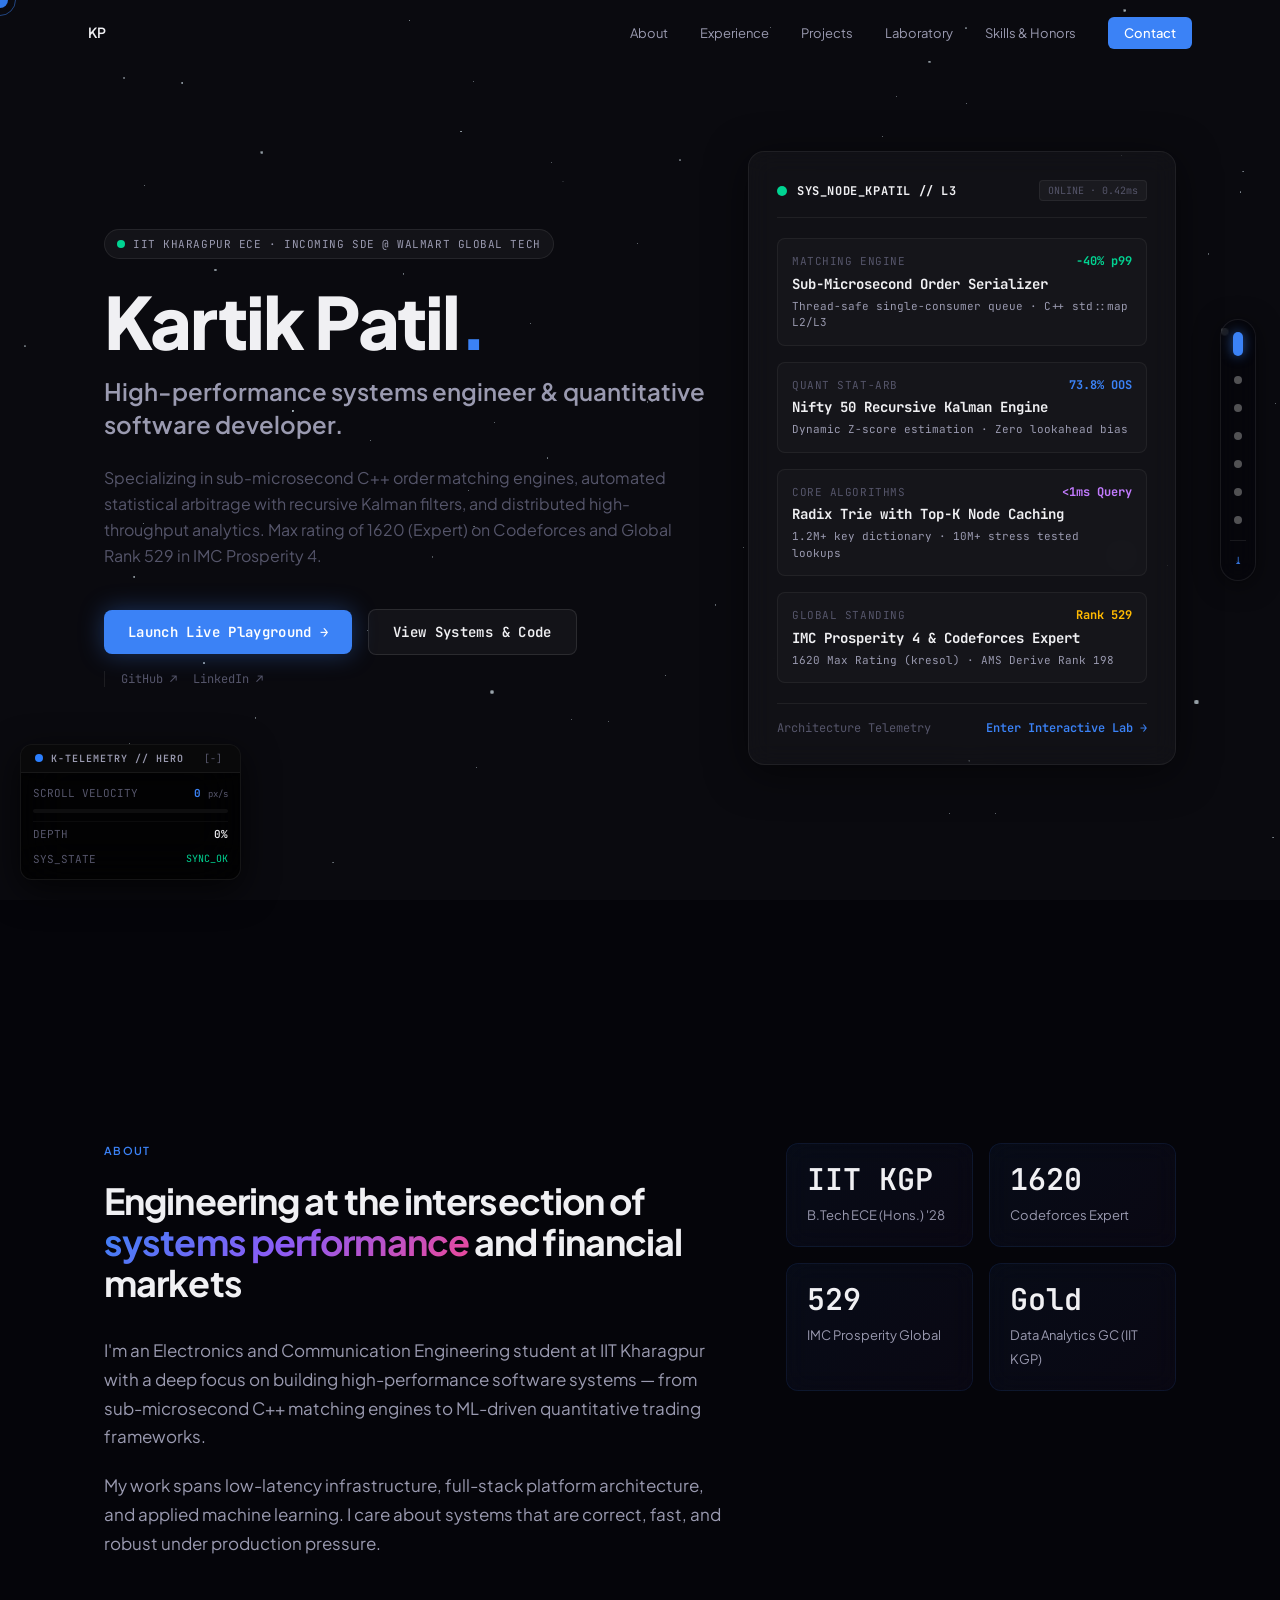
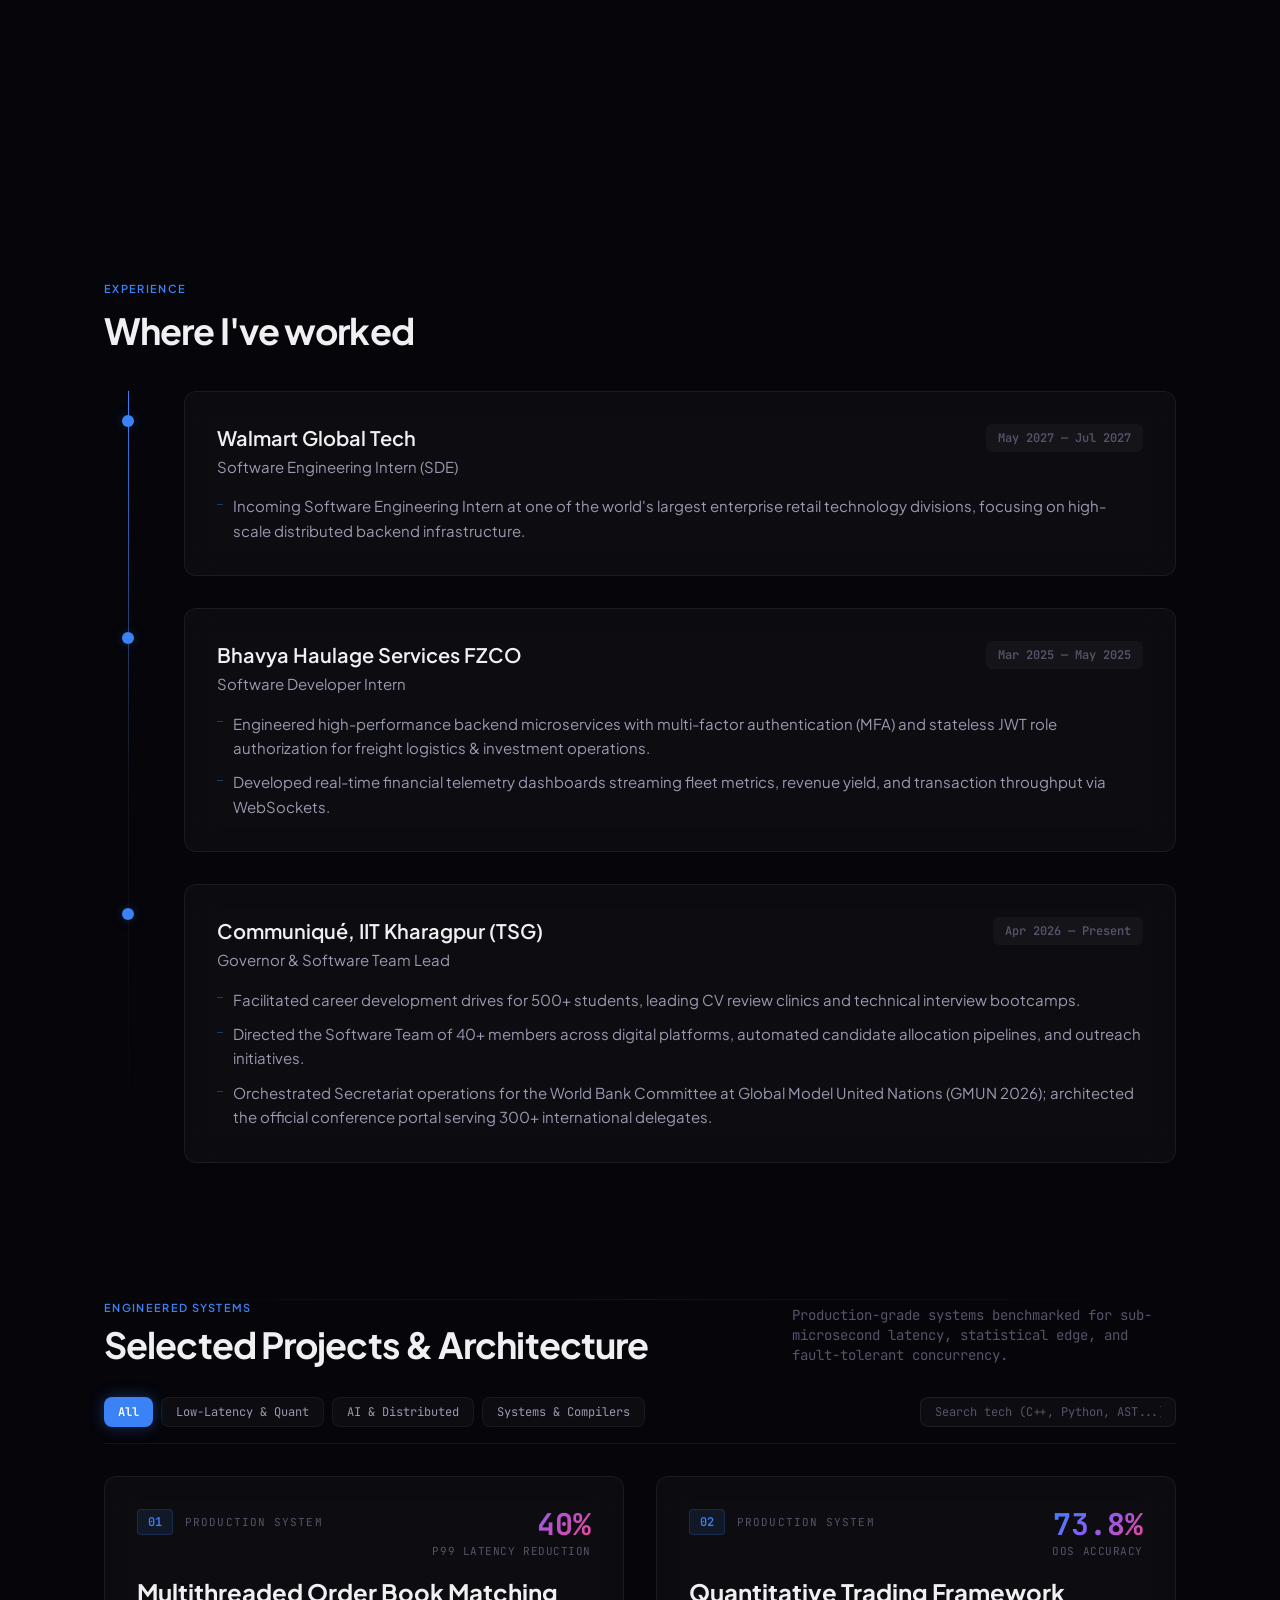
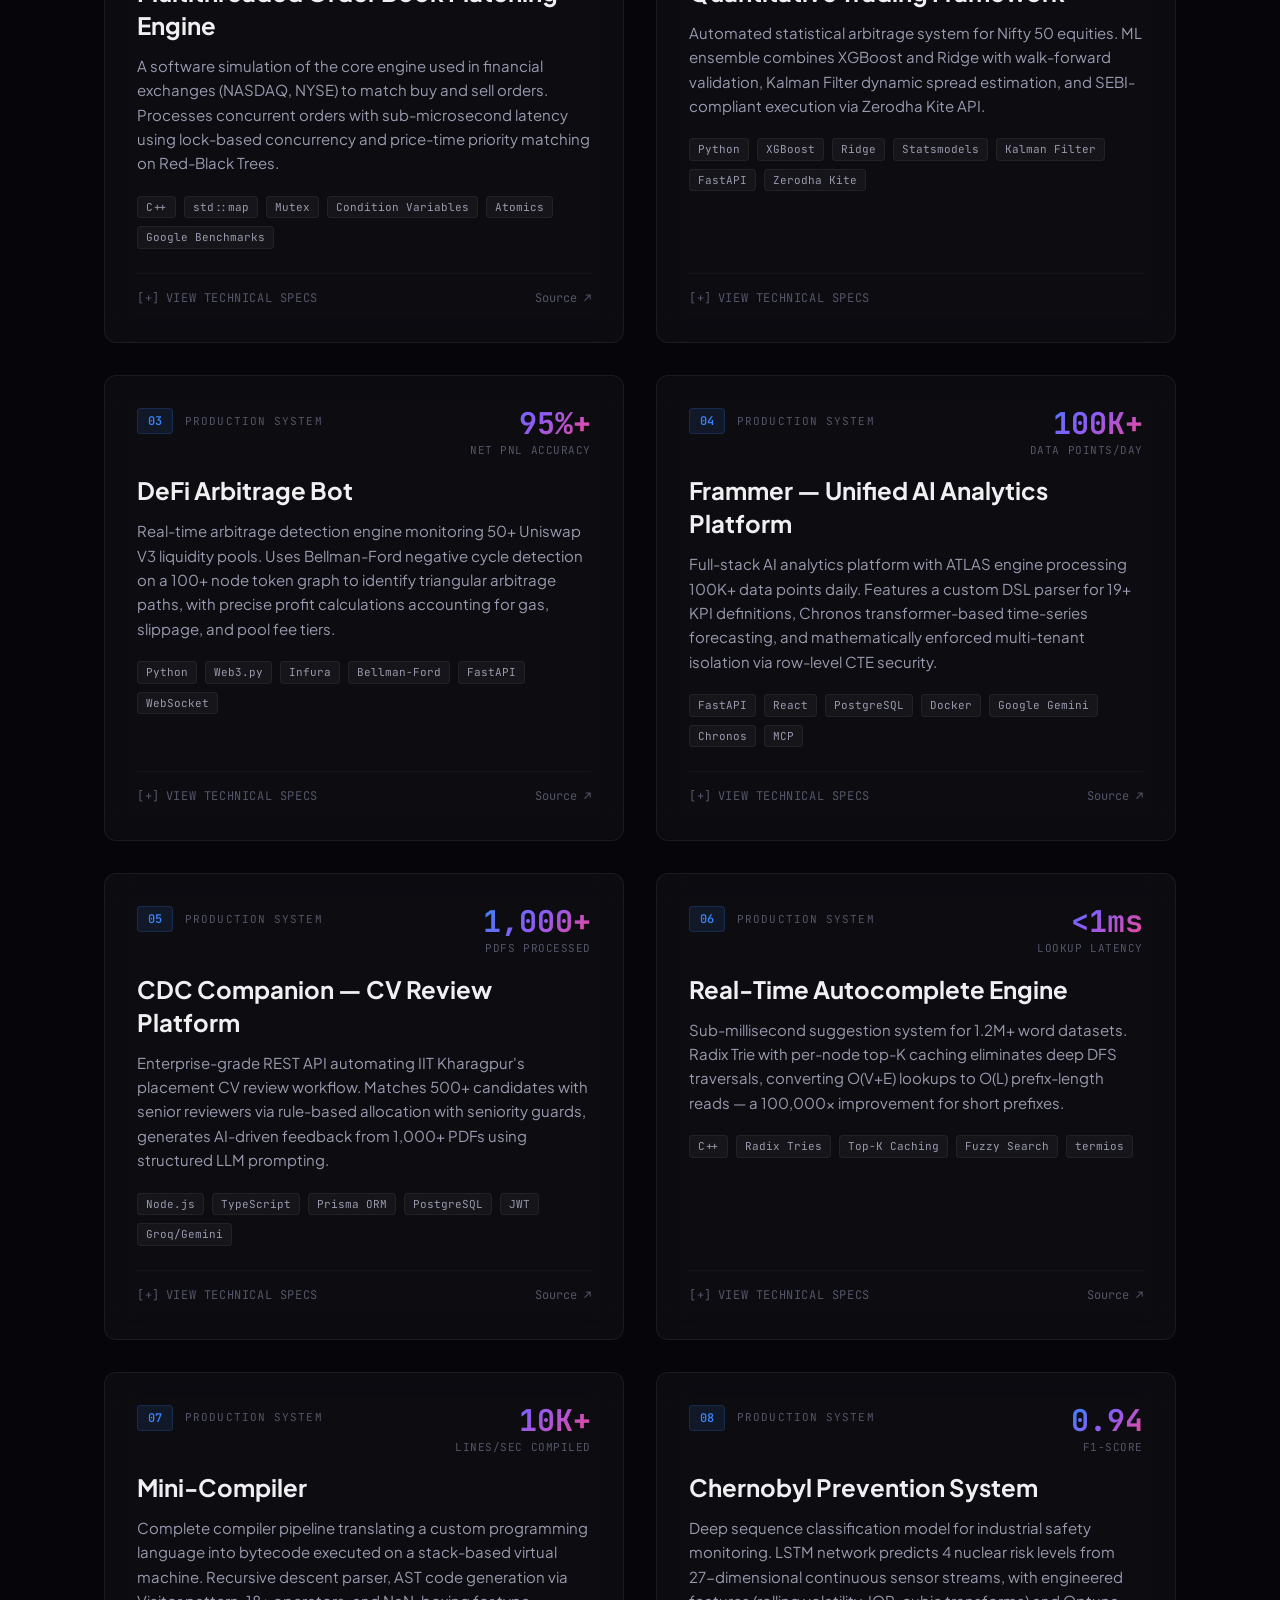
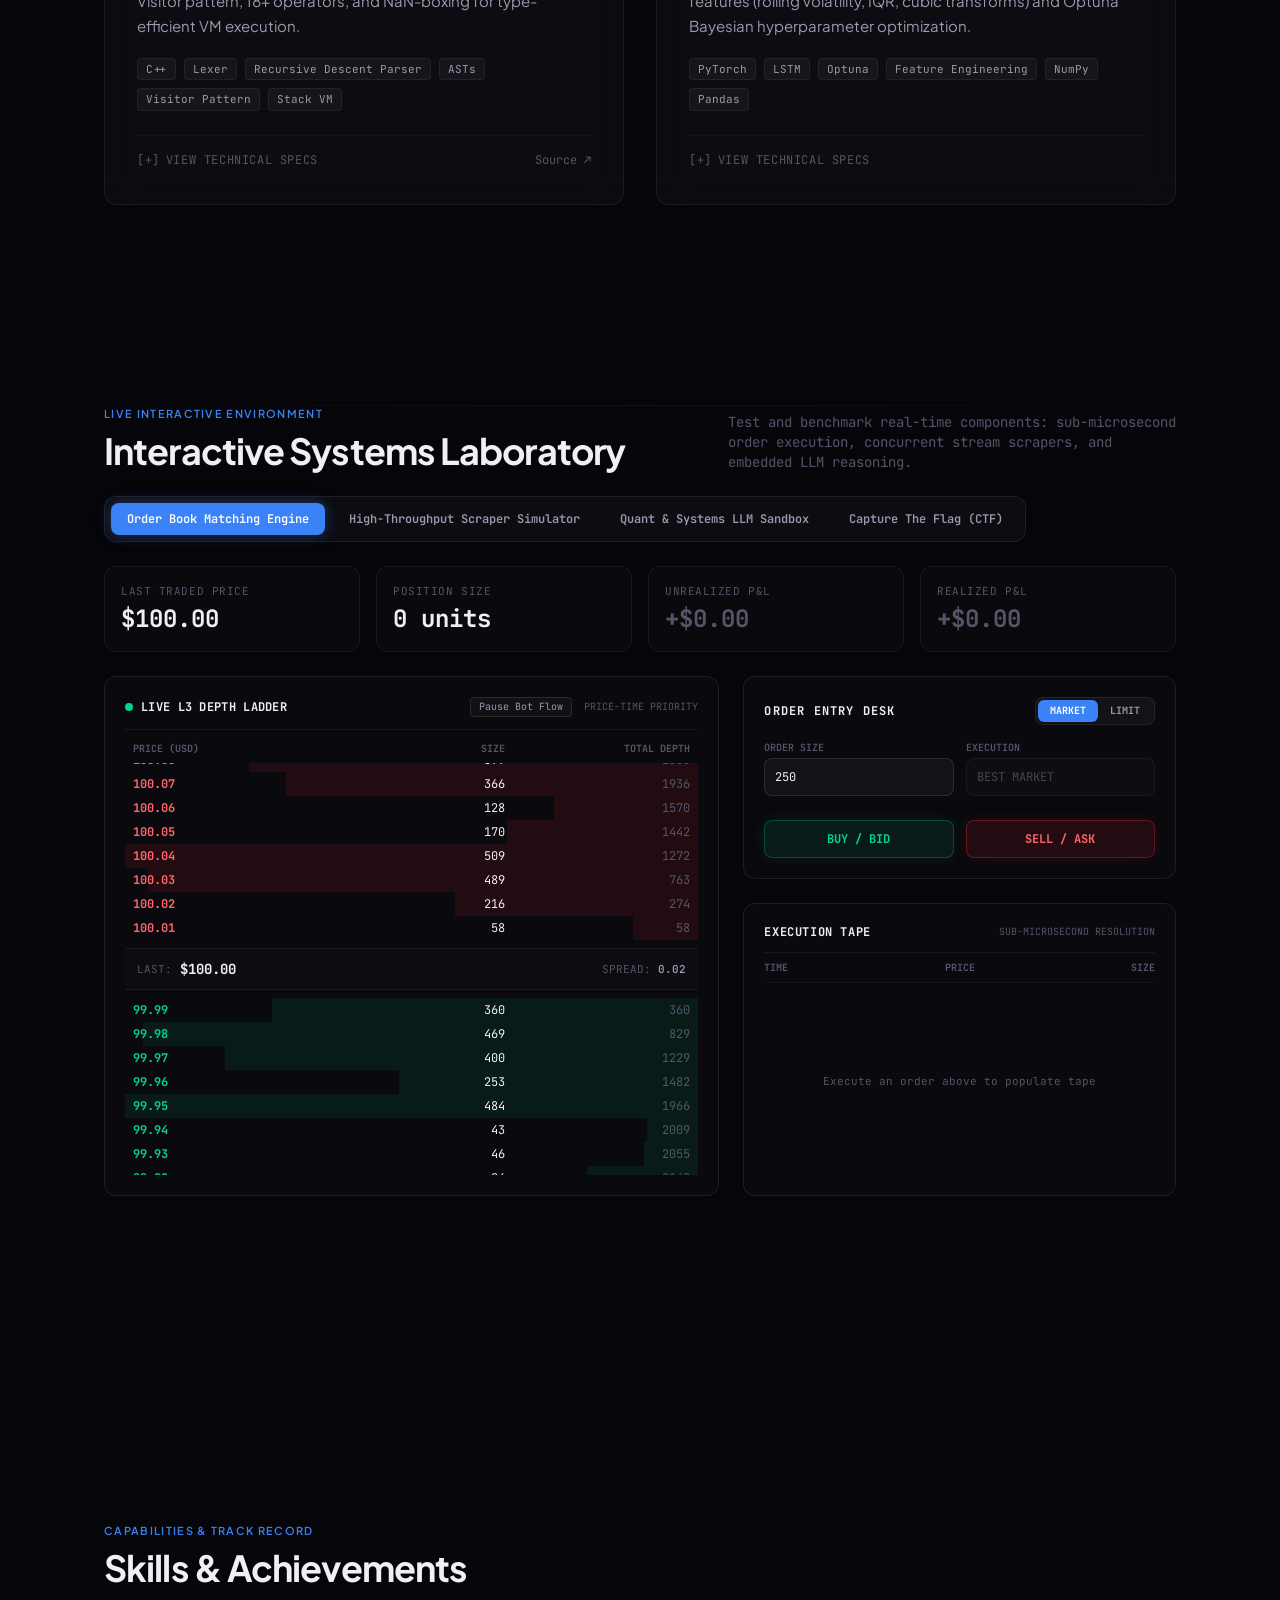
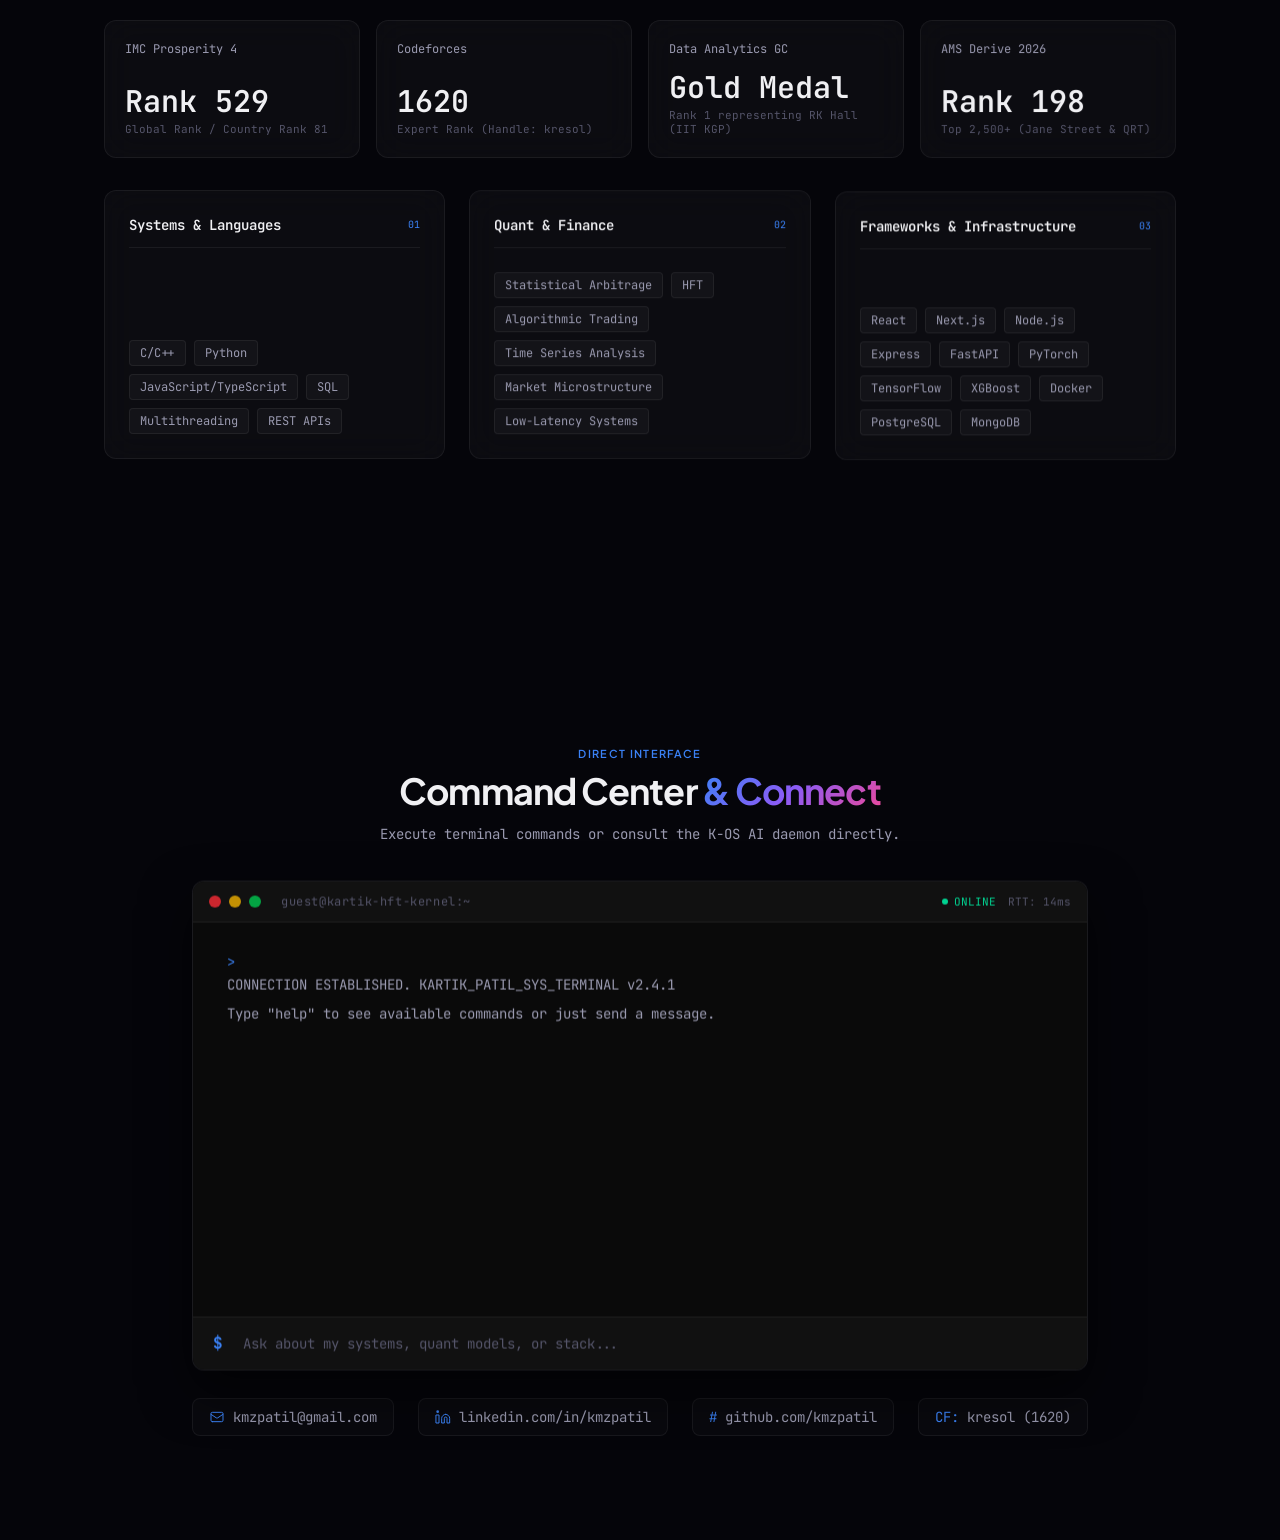
<file: index.html>
<!DOCTYPE html><html lang="en" class="dark scroll-smooth"><head><meta charSet="utf-8"/><meta name="viewport" content="width=device-width, initial-scale=1, viewport-fit=cover"/><meta name="viewport" content="width=device-width, initial-scale=1, viewport-fit=cover"/><link rel="stylesheet" href="/_next/static/chunks/2u20a_zw_5omj.css" data-precedence="next"/><link rel="preload" as="script" fetchPriority="low" href="/_next/static/chunks/310vm2bl3xxpt.js"/><script src="/_next/static/chunks/19mx3mg6lkumu.js" async=""></script><script src="/_next/static/chunks/0bma92pht_c97.js" async=""></script><script src="/_next/static/chunks/1eh83f1trsv72.js" async=""></script><script src="/_next/static/chunks/turbopack-32f_s3484xohk.js" async=""></script><script src="/_next/static/chunks/0w0aaf9bt8z10.js" async=""></script><script src="/_next/static/chunks/0s9inibm8tjh5.js" async=""></script><script src="/_next/static/chunks/39v3l0w1-u_yj.js" async=""></script><script src="/_next/static/chunks/0hggzx0orauif.js" async=""></script><script src="/_next/static/chunks/0ahaisrs2aeqs.js" async=""></script><link rel="preload" href="https://fonts.googleapis.com/css2?family=Plus+Jakarta+Sans:wght@400;500;600;700;800&amp;family=JetBrains+Mono:wght@400;500;600&amp;display=swap" as="style"/><meta name="theme-color" content="#05050A"/><title>Kartik Patil — High-Performance Engineer</title><meta name="description" content="Portfolio of Kartik Patil. Full-Stack &amp; Backend Engineer specializing in Low-Latency Systems, Quantitative Finance, and AI. IIT Kharagpur."/><link rel="author" href="https://github.com/kmzpatil"/><meta name="author" content="Kartik Patil"/><meta name="keywords" content="Kartik Patil,Software Engineer,Quant,IIT Kharagpur,Low-Latency,C++,Python,Portfolio"/><link rel="canonical" href="https://kmzpatil.github.io"/><meta property="og:title" content="Kartik Patil — High-Performance Engineer"/><meta property="og:description" content="Full-Stack &amp; Backend Engineer specializing in Low-Latency Systems, Quantitative Finance, and AI."/><meta property="og:url" content="https://kmzpatil.github.io"/><meta property="og:site_name" content="Kartik Patil Portfolio"/><meta property="og:locale" content="en_US"/><meta property="og:type" content="profile"/><meta name="twitter:card" content="summary_large_image"/><meta name="twitter:title" content="Kartik Patil — High-Performance Engineer"/><meta name="twitter:description" content="Full-Stack &amp; Backend Engineer specializing in Low-Latency Systems, Quantitative Finance, and AI."/><link rel="icon" href="/favicon.ico?favicon.2vob68tjqpejf.ico" sizes="256x256" type="image/x-icon"/><link rel="preconnect" href="https://fonts.googleapis.com"/><link rel="preconnect" href="https://fonts.gstatic.com" crossorigin="anonymous"/><link href="https://fonts.googleapis.com/css2?family=Plus+Jakarta+Sans:wght@400;500;600;700;800&amp;family=JetBrains+Mono:wght@400;500;600&amp;display=swap" rel="stylesheet"/><script type="application/ld+json">{"@context":"https://schema.org","@graph":[{"@type":"Person","@id":"https://kmzpatil.github.io/#person","name":"Kartik Patil","jobTitle":"High-Performance Systems Engineer & Quantitative Developer","alumnusOf":{"@type":"CollegeOrUniversity","name":"Indian Institute of Technology Kharagpur"},"url":"https://kmzpatil.github.io","sameAs":["https://github.com/kmzpatil","https://linkedin.com/in/kmzpatil","https://codeforces.com/profile/kresol"],"knowsAbout":["C++20","Low-Latency Systems","Order Matching Engines","Statistical Arbitrage","Kalman Filter","Distributed Systems","Python","Quantitative Finance"]},{"@type":"ProfilePage","@id":"https://kmzpatil.github.io/#webpage","url":"https://kmzpatil.github.io","name":"Kartik Patil — High-Performance Engineer","isPartOf":{"@type":"WebSite","@id":"https://kmzpatil.github.io/#website","url":"https://kmzpatil.github.io","name":"Kartik Patil Portfolio"},"about":{"@id":"https://kmzpatil.github.io/#person"},"primaryImageOfPage":{"@type":"ImageObject","url":"https://kmzpatil.github.io/og-image.png"}}]}</script><script src="/_next/static/chunks/0cz1d0mv5g_q7.js" noModule=""></script></head><body class="antialiased"><div hidden=""><!--$--><!--/$--></div><div class="fixed top-0 left-0 w-4 h-4 bg-[var(--accent)] rounded-full pointer-events-none z-[100] mix-blend-difference"></div><div class="fixed top-0 left-0 w-8 h-8 border border-[var(--accent)] rounded-full pointer-events-none z-[99] opacity-50"></div><div class="fixed bottom-5 left-5 z-40 select-none hidden md:block"><div class="bg-black/80 backdrop-blur-xl border border-white/[0.08] shadow-[0_10px_35px_rgba(0,0,0,0.7)] rounded-xl overflow-hidden transition-all duration-300"><div class="px-3.5 py-1.5 bg-white/[0.03] border-b border-white/[0.06] flex items-center justify-between gap-4"><div class="flex items-center gap-2"><span class="w-2 h-2 rounded-full bg-blue-500"></span><span class="text-[10px] font-mono tracking-widest text-[var(--text-secondary)] font-semibold">K-TELEMETRY // <!-- -->HERO</span></div><button class="text-[10px] font-mono text-[var(--text-tertiary)] hover:text-white px-1 transition-colors" title="Toggle telemetry HUD" aria-label="Toggle telemetry HUD">[-]</button></div><div class="p-3 font-mono text-[11px] space-y-2 min-w-[210px]"><div class="flex items-center justify-between"><span class="text-[var(--text-tertiary)]">SCROLL VELOCITY</span><span class="font-bold text-[var(--accent)]"><span>0 </span><span class="text-[9px] font-normal text-[var(--text-tertiary)]">px/s</span></span></div><div class="w-full h-1 bg-white/[0.05] rounded-full overflow-hidden"><div class="h-full bg-[var(--accent)] transition-all duration-75" style="width:0%"></div></div><div class="flex items-center justify-between pt-1 border-t border-white/[0.04]"><span class="text-[var(--text-tertiary)]">DEPTH</span><span class="text-[var(--text-primary)] font-medium">0%</span></div><div class="flex items-center justify-between"><span class="text-[var(--text-tertiary)]">SYS_STATE</span><span class="text-[10px] text-emerald-400">SYNC_OK</span></div></div></div></div><div class="fixed inset-0 -z-10 pointer-events-none" aria-hidden="true"><div style="position:relative;width:100%;height:100%;overflow:hidden;pointer-events:auto;background:#0A0A0F"><div style="width:100%;height:100%"><canvas style="display:block"></canvas></div></div></div><header class="fixed top-0 left-0 right-0 z-50 transition-all duration-300 bg-transparent" style="opacity:0;transform:translateY(-80px)"><nav class="max-w-6xl mx-auto px-6 h-16 flex items-center justify-between"><a href="#hero" class="text-[var(--text-primary)] font-semibold text-sm tracking-tight hover:opacity-80 transition-opacity">KP</a><ul class="hidden md:flex items-center gap-8"><li><a href="#about" class="text-[13px] text-[var(--text-secondary)] hover:text-[var(--text-primary)] transition-colors duration-200">About</a></li><li><a href="#experience" class="text-[13px] text-[var(--text-secondary)] hover:text-[var(--text-primary)] transition-colors duration-200">Experience</a></li><li><a href="#projects" class="text-[13px] text-[var(--text-secondary)] hover:text-[var(--text-primary)] transition-colors duration-200">Projects</a></li><li><a href="#playground" class="text-[13px] text-[var(--text-secondary)] hover:text-[var(--text-primary)] transition-colors duration-200">Laboratory</a></li><li><a href="#skills" class="text-[13px] text-[var(--text-secondary)] hover:text-[var(--text-primary)] transition-colors duration-200">Skills &amp; Honors</a></li><li><a href="#contact" class="text-[13px] px-4 py-2 rounded-md bg-[var(--accent)] text-white hover:bg-blue-600 active:scale-[0.98] focus-visible:ring-2 focus-visible:ring-white transition-all duration-150 font-medium">Contact</a></li></ul><button class="md:hidden flex flex-col items-center justify-center gap-1.5 min-w-[44px] min-h-[44px] p-2 rounded-lg hover:bg-white/[0.04] active:scale-95 transition-all focus-visible:ring-2 focus-visible:ring-[var(--accent)]" aria-label="Toggle navigation menu" aria-expanded="false"><span class="block w-5 h-px bg-[var(--text-secondary)] transition-transform duration-200 "></span><span class="block w-5 h-px bg-[var(--text-secondary)] transition-opacity duration-200 "></span><span class="block w-5 h-px bg-[var(--text-secondary)] transition-transform duration-200 "></span></button></nav></header><nav aria-label="Section navigation" class="fixed right-4 sm:right-6 top-1/2 -translate-y-1/2 z-50 flex flex-col items-center gap-3 p-2 rounded-full bg-[#05050A]/70 backdrop-blur-md border border-white/[0.08] shadow-[0_4px_24px_rgba(0,0,0,0.5)]"><button aria-label="Jump to Hero section" class="relative group p-1 flex items-center justify-center outline-none focus-visible:ring-2 focus-visible:ring-[var(--accent)] rounded-full"><span class="block rounded-full transition-all duration-300 w-2.5 h-6 bg-[var(--accent)] shadow-[0_0_12px_rgba(59,130,246,0.6)]"></span><span class="absolute right-8 px-2.5 py-1 rounded bg-[#111] text-[11px] font-mono text-[var(--text-primary)] border border-white/10 opacity-0 pointer-events-none group-hover:opacity-100 transition-opacity whitespace-nowrap shadow-lg">Hero</span></button><button aria-label="Jump to About section" class="relative group p-1 flex items-center justify-center outline-none focus-visible:ring-2 focus-visible:ring-[var(--accent)] rounded-full"><span class="block rounded-full transition-all duration-300 w-2 h-2 bg-white/30 group-hover:bg-white/70 group-hover:scale-125"></span><span class="absolute right-8 px-2.5 py-1 rounded bg-[#111] text-[11px] font-mono text-[var(--text-primary)] border border-white/10 opacity-0 pointer-events-none group-hover:opacity-100 transition-opacity whitespace-nowrap shadow-lg">About</span></button><button aria-label="Jump to Experience section" class="relative group p-1 flex items-center justify-center outline-none focus-visible:ring-2 focus-visible:ring-[var(--accent)] rounded-full"><span class="block rounded-full transition-all duration-300 w-2 h-2 bg-white/30 group-hover:bg-white/70 group-hover:scale-125"></span><span class="absolute right-8 px-2.5 py-1 rounded bg-[#111] text-[11px] font-mono text-[var(--text-primary)] border border-white/10 opacity-0 pointer-events-none group-hover:opacity-100 transition-opacity whitespace-nowrap shadow-lg">Experience</span></button><button aria-label="Jump to Projects section" class="relative group p-1 flex items-center justify-center outline-none focus-visible:ring-2 focus-visible:ring-[var(--accent)] rounded-full"><span class="block rounded-full transition-all duration-300 w-2 h-2 bg-white/30 group-hover:bg-white/70 group-hover:scale-125"></span><span class="absolute right-8 px-2.5 py-1 rounded bg-[#111] text-[11px] font-mono text-[var(--text-primary)] border border-white/10 opacity-0 pointer-events-none group-hover:opacity-100 transition-opacity whitespace-nowrap shadow-lg">Projects</span></button><button aria-label="Jump to Laboratory section" class="relative group p-1 flex items-center justify-center outline-none focus-visible:ring-2 focus-visible:ring-[var(--accent)] rounded-full"><span class="block rounded-full transition-all duration-300 w-2 h-2 bg-white/30 group-hover:bg-white/70 group-hover:scale-125"></span><span class="absolute right-8 px-2.5 py-1 rounded bg-[#111] text-[11px] font-mono text-[var(--text-primary)] border border-white/10 opacity-0 pointer-events-none group-hover:opacity-100 transition-opacity whitespace-nowrap shadow-lg">Laboratory</span></button><button aria-label="Jump to Skills &amp; Honors section" class="relative group p-1 flex items-center justify-center outline-none focus-visible:ring-2 focus-visible:ring-[var(--accent)] rounded-full"><span class="block rounded-full transition-all duration-300 w-2 h-2 bg-white/30 group-hover:bg-white/70 group-hover:scale-125"></span><span class="absolute right-8 px-2.5 py-1 rounded bg-[#111] text-[11px] font-mono text-[var(--text-primary)] border border-white/10 opacity-0 pointer-events-none group-hover:opacity-100 transition-opacity whitespace-nowrap shadow-lg">Skills &amp; Honors</span></button><button aria-label="Jump to Contact section" class="relative group p-1 flex items-center justify-center outline-none focus-visible:ring-2 focus-visible:ring-[var(--accent)] rounded-full"><span class="block rounded-full transition-all duration-300 w-2 h-2 bg-white/30 group-hover:bg-white/70 group-hover:scale-125"></span><span class="absolute right-8 px-2.5 py-1 rounded bg-[#111] text-[11px] font-mono text-[var(--text-primary)] border border-white/10 opacity-0 pointer-events-none group-hover:opacity-100 transition-opacity whitespace-nowrap shadow-lg">Contact</span></button><div class="pt-2 border-t border-white/[0.08] flex flex-col items-center"><button aria-label="Toggle section snap scroll (Currently enabled)" class="group relative p-1 text-[9px] font-mono text-[var(--text-tertiary)] hover:text-white" title="Section Snap: ON (One stroke = next section)"><span class="text-[10px] block text-[var(--accent)]">⤓</span><span class="absolute right-8 px-2 py-0.5 rounded bg-[#111] text-[10px] font-mono text-[var(--text-secondary)] border border-white/10 opacity-0 pointer-events-none group-hover:opacity-100 transition-opacity whitespace-nowrap">One-Stroke Snap: ON</span></button></div></nav><div class="scroll-wrapper"><main><section id="hero" class="relative min-h-screen flex items-center justify-center pt-20 pb-16 px-4 sm:px-6 lg:px-8 overflow-hidden"><div class="section-container relative z-10 w-full"><div class="grid grid-cols-1 lg:grid-cols-12 gap-12 lg:gap-8 items-center"><div class="lg:col-span-7 flex flex-col justify-center"><div class="inline-flex items-center gap-2 px-3 py-1.5 rounded-full bg-white/[0.04] border border-white/[0.08] w-fit mb-6" style="opacity:0;transform:translateY(15px)"><span class="w-2 h-2 rounded-full bg-emerald-400 animate-pulse"></span><span class="text-[11px] font-mono text-[var(--text-secondary)] tracking-wider uppercase">IIT Kharagpur ECE · Incoming SDE @ Walmart Global Tech</span></div><h1 class="text-4xl sm:text-6xl lg:text-7xl font-extrabold tracking-tight text-[var(--text-primary)] leading-[1.05] mb-4" style="opacity:0;transform:translateY(20px)">Kartik Patil<span class="text-[var(--accent)]">.</span></h1><p class="text-lg sm:text-2xl font-semibold text-[var(--text-secondary)] mb-6 leading-snug" style="opacity:0;transform:translateY(20px)">High-performance systems engineer &amp; quantitative software developer.</p><p class="text-sm sm:text-base text-[var(--text-tertiary)] max-w-xl leading-relaxed mb-8" style="opacity:0;transform:translateY(20px)">Specializing in sub-microsecond C++ order matching engines, automated statistical arbitrage with recursive Kalman filters, and distributed high-throughput analytics. Max rating of 1620 (Expert) on Codeforces and Global Rank 529 in IMC Prosperity 4.</p><div class="flex flex-wrap items-center gap-4 pt-2" style="opacity:0;transform:translateY(20px)"><div class="inline-block will-change-transform"><button class="px-6 py-3 rounded-lg bg-[var(--accent)] hover:bg-[var(--accent)]/90 text-white font-mono text-xs sm:text-sm font-semibold tracking-wide transition-all shadow-[0_0_25px_rgba(59,130,246,0.35)] active:scale-[0.98] focus-visible:outline-none focus-visible:ring-2 focus-visible:ring-white focus-visible:ring-offset-2 focus-visible:ring-offset-[#05050A]">Launch Live Playground →</button></div><div class="inline-block will-change-transform"><button class="px-6 py-3 rounded-lg bg-white/[0.04] hover:bg-white/[0.08] text-[var(--text-primary)] border border-white/[0.1] font-mono text-xs sm:text-sm font-semibold tracking-wide transition-all active:scale-[0.98] focus-visible:outline-none focus-visible:ring-2 focus-visible:ring-[var(--accent)] focus-visible:ring-offset-2 focus-visible:ring-offset-[#05050A]">View Systems &amp; Code</button></div><div class="flex items-center gap-4 pl-2 sm:pl-4 border-l border-white/[0.08]"><a href="https://github.com/kmzpatil" target="_blank" rel="noopener noreferrer" class="text-xs font-mono text-[var(--text-tertiary)] hover:text-[var(--accent)] transition-colors">GitHub ↗</a><a href="https://linkedin.com/in/kmzpatil" target="_blank" rel="noopener noreferrer" class="text-xs font-mono text-[var(--text-tertiary)] hover:text-[var(--accent)] transition-colors">LinkedIn ↗</a></div></div></div><div class="lg:col-span-5" style="opacity:0;transform:scale(0.96)"><div class="surface-card rounded-2xl p-6 sm:p-7 border border-white/[0.08] bg-[#090A10]/80 shadow-[0_8px_40px_rgba(0,0,0,0.5)]"><div class="flex items-center justify-between pb-4 mb-5 border-b border-white/[0.06]"><div class="flex items-center gap-2.5"><span class="w-2.5 h-2.5 rounded-full bg-emerald-400"></span><span class="font-mono text-xs font-bold text-[var(--text-primary)] tracking-wider uppercase">SYS_NODE_KPATIL // L3</span></div><span class="font-mono text-[10px] text-[var(--text-tertiary)] bg-white/[0.04] px-2 py-0.5 rounded border border-white/[0.06]">ONLINE · 0.42ms</span></div><div class="space-y-4 font-mono"><div class="p-3.5 rounded-lg bg-white/[0.02] border border-white/[0.05] hover:border-[var(--accent)]/30 transition-colors"><div class="flex justify-between items-center mb-1"><span class="text-[11px] text-[var(--text-tertiary)] uppercase tracking-wider">Matching Engine</span><span class="text-xs text-emerald-400 font-bold">-40% p99</span></div><div class="text-sm font-bold text-[var(--text-primary)]">Sub-Microsecond Order Serializer</div><div class="text-[11px] text-[var(--text-secondary)] mt-1">Thread-safe single-consumer queue · C++ std::map L2/L3</div></div><div class="p-3.5 rounded-lg bg-white/[0.02] border border-white/[0.05] hover:border-[var(--accent)]/30 transition-colors"><div class="flex justify-between items-center mb-1"><span class="text-[11px] text-[var(--text-tertiary)] uppercase tracking-wider">Quant Stat-Arb</span><span class="text-xs text-[var(--accent)] font-bold">73.8% OOS</span></div><div class="text-sm font-bold text-[var(--text-primary)]">Nifty 50 Recursive Kalman Engine</div><div class="text-[11px] text-[var(--text-secondary)] mt-1">Dynamic Z-score estimation · Zero lookahead bias</div></div><div class="p-3.5 rounded-lg bg-white/[0.02] border border-white/[0.05] hover:border-[var(--accent)]/30 transition-colors"><div class="flex justify-between items-center mb-1"><span class="text-[11px] text-[var(--text-tertiary)] uppercase tracking-wider">Core Algorithms</span><span class="text-xs text-purple-400 font-bold">&lt;1ms Query</span></div><div class="text-sm font-bold text-[var(--text-primary)]">Radix Trie with Top-K Node Caching</div><div class="text-[11px] text-[var(--text-secondary)] mt-1">1.2M+ key dictionary · 10M+ stress tested lookups</div></div><div class="p-3.5 rounded-lg bg-white/[0.02] border border-white/[0.05] hover:border-[var(--accent)]/30 transition-colors"><div class="flex justify-between items-center mb-1"><span class="text-[11px] text-[var(--text-tertiary)] uppercase tracking-wider">Global Standing</span><span class="text-xs text-amber-400 font-bold">Rank 529</span></div><div class="text-sm font-bold text-[var(--text-primary)]">IMC Prosperity 4 &amp; Codeforces Expert</div><div class="text-[11px] text-[var(--text-secondary)] mt-1">1620 Max Rating (kresol) · AMS Derive Rank 198</div></div></div><div class="mt-5 pt-4 border-t border-white/[0.06] flex items-center justify-between text-xs font-mono"><span class="text-[var(--text-tertiary)]">Architecture Telemetry</span><button class="text-[var(--accent)] hover:underline font-semibold">Enter Interactive Lab →</button></div></div></div></div></div></section><section id="about" class="min-h-screen flex flex-col justify-center relative py-16 sm:py-20"><div class="section-divider absolute top-0 left-0 right-0"></div><div class="section-container w-full"><div class="grid grid-cols-1 lg:grid-cols-5 gap-16 items-start"><div class="lg:col-span-3" style="opacity:0;transform:translateY(40px)"><p class="text-subheading mb-5">About</p><h2 class="text-heading text-[var(--text-primary)] mb-8">Engineering at the intersection of<!-- --> <span class="gradient-text">systems performance</span> <!-- -->and financial markets</h2><div class="space-y-5 text-body"><p>I&#x27;m an Electronics and Communication Engineering student at IIT Kharagpur with a deep focus on building high-performance software systems — from sub-microsecond C++ matching engines to ML-driven quantitative trading frameworks.</p><p>My work spans low-latency infrastructure, full-stack platform architecture, and applied machine learning. I care about systems that are correct, fast, and robust under production pressure.</p></div></div><div class="lg:col-span-2 grid grid-cols-2 gap-4"><div class="stat-card rounded-xl p-5" style="opacity:0;transform:scale(0.95)"><span class="text-mono-metric text-2xl md:text-3xl text-[var(--text-primary)] block mb-2 leading-none">IIT KGP</span><span class="text-[13px] text-[var(--text-secondary)] leading-snug">B.Tech ECE (Hons.) &#x27;28</span></div><div class="stat-card rounded-xl p-5" style="opacity:0;transform:scale(0.95)"><span class="text-mono-metric text-2xl md:text-3xl text-[var(--text-primary)] block mb-2 leading-none">1620</span><span class="text-[13px] text-[var(--text-secondary)] leading-snug">Codeforces Expert</span></div><div class="stat-card rounded-xl p-5" style="opacity:0;transform:scale(0.95)"><span class="text-mono-metric text-2xl md:text-3xl text-[var(--text-primary)] block mb-2 leading-none">529</span><span class="text-[13px] text-[var(--text-secondary)] leading-snug">IMC Prosperity Global</span></div><div class="stat-card rounded-xl p-5" style="opacity:0;transform:scale(0.95)"><span class="text-mono-metric text-2xl md:text-3xl text-[var(--text-primary)] block mb-2 leading-none">Gold</span><span class="text-[13px] text-[var(--text-secondary)] leading-snug">Data Analytics GC (IIT KGP)</span></div></div></div></div></section><section id="experience" class="min-h-screen flex flex-col justify-center relative py-16 sm:py-20"><div class="section-divider absolute top-0 left-0 right-0"></div><div class="section-container w-full"><div style="opacity:0;transform:translateY(40px)"><p class="text-subheading mb-3">Experience</p><h2 class="text-heading text-[var(--text-primary)] mb-10">Where I&#x27;ve worked</h2></div><div class="relative"><div class="absolute left-4 md:left-6 top-0 bottom-0 w-px bg-gradient-to-b from-[var(--accent)] via-[var(--border-subtle)] to-transparent" aria-hidden="true"></div><div class="space-y-8"><div class="relative pl-14 md:pl-20" style="opacity:0;transform:translateX(-20px)"><div class="absolute left-4 md:left-6 top-6 -translate-x-1/2" aria-hidden="true"><div class="w-3 h-3 rounded-full bg-[var(--accent)] shadow-[0_0_12px_var(--accent-glow)]"></div></div><div class="glow-card rounded-xl p-6 md:p-8"><div class="flex flex-col md:flex-row md:items-start md:justify-between gap-3 mb-4"><div><h3 class="text-xl font-semibold text-[var(--text-primary)] mb-1">Walmart Global Tech</h3><p class="text-[15px] text-[var(--text-secondary)]">Software Engineering Intern (SDE)</p></div><span class="text-mono-metric text-xs text-[var(--text-tertiary)] bg-white/[0.03] px-3 py-1.5 rounded-md shrink-0">May 2027 — Jul 2027</span></div><ul class="space-y-2.5"><li class="text-[15px] text-[var(--text-secondary)] leading-relaxed pl-4 relative before:absolute before:left-0 before:top-[0.65em] before:w-1.5 before:h-px before:bg-[var(--accent)]/40">Incoming Software Engineering Intern at one of the world&#x27;s largest enterprise retail technology divisions, focusing on high-scale distributed backend infrastructure.</li></ul></div></div><div class="relative pl-14 md:pl-20" style="opacity:0;transform:translateX(-20px)"><div class="absolute left-4 md:left-6 top-6 -translate-x-1/2" aria-hidden="true"><div class="w-3 h-3 rounded-full bg-[var(--accent)] shadow-[0_0_12px_var(--accent-glow)]"></div></div><div class="glow-card rounded-xl p-6 md:p-8"><div class="flex flex-col md:flex-row md:items-start md:justify-between gap-3 mb-4"><div><h3 class="text-xl font-semibold text-[var(--text-primary)] mb-1">Bhavya Haulage Services FZCO</h3><p class="text-[15px] text-[var(--text-secondary)]">Software Developer Intern</p></div><span class="text-mono-metric text-xs text-[var(--text-tertiary)] bg-white/[0.03] px-3 py-1.5 rounded-md shrink-0">Mar 2025 — May 2025</span></div><ul class="space-y-2.5"><li class="text-[15px] text-[var(--text-secondary)] leading-relaxed pl-4 relative before:absolute before:left-0 before:top-[0.65em] before:w-1.5 before:h-px before:bg-[var(--accent)]/40">Engineered high-performance backend microservices with multi-factor authentication (MFA) and stateless JWT role authorization for freight logistics &amp; investment operations.</li><li class="text-[15px] text-[var(--text-secondary)] leading-relaxed pl-4 relative before:absolute before:left-0 before:top-[0.65em] before:w-1.5 before:h-px before:bg-[var(--accent)]/40">Developed real-time financial telemetry dashboards streaming fleet metrics, revenue yield, and transaction throughput via WebSockets.</li></ul></div></div><div class="relative pl-14 md:pl-20" style="opacity:0;transform:translateX(-20px)"><div class="absolute left-4 md:left-6 top-6 -translate-x-1/2" aria-hidden="true"><div class="w-3 h-3 rounded-full bg-[var(--accent)] shadow-[0_0_12px_var(--accent-glow)]"></div></div><div class="glow-card rounded-xl p-6 md:p-8"><div class="flex flex-col md:flex-row md:items-start md:justify-between gap-3 mb-4"><div><h3 class="text-xl font-semibold text-[var(--text-primary)] mb-1">Communiqué, IIT Kharagpur (TSG)</h3><p class="text-[15px] text-[var(--text-secondary)]">Governor &amp; Software Team Lead</p></div><span class="text-mono-metric text-xs text-[var(--text-tertiary)] bg-white/[0.03] px-3 py-1.5 rounded-md shrink-0">Apr 2026 — Present</span></div><ul class="space-y-2.5"><li class="text-[15px] text-[var(--text-secondary)] leading-relaxed pl-4 relative before:absolute before:left-0 before:top-[0.65em] before:w-1.5 before:h-px before:bg-[var(--accent)]/40">Facilitated career development drives for 500+ students, leading CV review clinics and technical interview bootcamps.</li><li class="text-[15px] text-[var(--text-secondary)] leading-relaxed pl-4 relative before:absolute before:left-0 before:top-[0.65em] before:w-1.5 before:h-px before:bg-[var(--accent)]/40">Directed the Software Team of 40+ members across digital platforms, automated candidate allocation pipelines, and outreach initiatives.</li><li class="text-[15px] text-[var(--text-secondary)] leading-relaxed pl-4 relative before:absolute before:left-0 before:top-[0.65em] before:w-1.5 before:h-px before:bg-[var(--accent)]/40">Orchestrated Secretariat operations for the World Bank Committee at Global Model United Nations (GMUN 2026); architected the official conference portal serving 300+ international delegates.</li></ul></div></div></div></div></div></section><section id="projects" class="min-h-screen relative pt-10 pb-32 sm:pt-14 sm:pb-36"><div class="section-divider absolute top-0 left-0 right-0"></div><div class="section-container w-full"><div class="flex flex-col md:flex-row md:items-end justify-between gap-6 mb-8"><div><p class="text-subheading mb-2">Engineered Systems</p><h2 class="text-heading text-[var(--text-primary)]">Selected Projects &amp; Architecture</h2></div><p class="text-sm font-mono text-[var(--text-tertiary)] max-w-sm">Production-grade systems benchmarked for sub-microsecond latency, statistical edge, and fault-tolerant concurrency.</p></div><div class="flex flex-col sm:flex-row items-stretch sm:items-center justify-between gap-4 mb-8 pb-4 border-b border-[var(--border-subtle)]"><div class="flex flex-wrap gap-2"><button class="px-3.5 py-1.5 rounded-lg text-xs font-mono transition-all bg-[var(--accent)] text-white font-semibold shadow-[0_0_15px_rgba(59,130,246,0.35)]">All</button><button class="px-3.5 py-1.5 rounded-lg text-xs font-mono transition-all bg-white/[0.03] text-[var(--text-secondary)] hover:text-[var(--text-primary)] hover:bg-white/[0.06] border border-white/[0.05]">Low-Latency &amp; Quant</button><button class="px-3.5 py-1.5 rounded-lg text-xs font-mono transition-all bg-white/[0.03] text-[var(--text-secondary)] hover:text-[var(--text-primary)] hover:bg-white/[0.06] border border-white/[0.05]">AI &amp; Distributed</button><button class="px-3.5 py-1.5 rounded-lg text-xs font-mono transition-all bg-white/[0.03] text-[var(--text-secondary)] hover:text-[var(--text-primary)] hover:bg-white/[0.06] border border-white/[0.05]">Systems &amp; Compilers</button></div><div class="relative"><input type="text" aria-label="Filter projects by technology or title" placeholder="Search tech (C++, Python, AST...)" class="w-full sm:w-64 bg-white/[0.03] border border-white/[0.08] rounded-lg px-3.5 py-1.5 text-xs font-mono text-[var(--text-primary)] placeholder-[var(--text-tertiary)] outline-none focus-visible:ring-1 focus-visible:ring-[var(--accent)] focus:border-[var(--accent)]/50 transition-all" value=""/></div></div><div class="grid grid-cols-1 md:grid-cols-2 gap-6 sm:gap-8"><article class="glow-card rounded-xl p-6 sm:p-8 flex flex-col justify-between transition-all duration-300 hover:border-[var(--accent)]/40 hover:shadow-[0_4px_30px_rgba(59,130,246,0.08)] bg-white/[0.02]"><div><div class="flex items-start justify-between gap-4 mb-4"><div class="flex items-center gap-3"><span class="font-mono text-xs text-[var(--accent)] bg-[var(--accent)]/10 px-2.5 py-1 rounded border border-[var(--accent)]/20 font-semibold">01</span><span class="text-[11px] font-mono tracking-widest text-[var(--text-tertiary)] uppercase">Production System</span></div><div class="text-right shrink-0"><span class="font-mono text-2xl sm:text-3xl font-bold gradient-text block leading-none tabular-nums">40%</span><span class="text-[11px] text-[var(--text-tertiary)] uppercase tracking-wider font-mono mt-1 block">p99 latency reduction</span></div></div><h3 class="text-xl sm:text-2xl font-bold text-[var(--text-primary)] mb-3 leading-snug">Multithreaded Order Book Matching Engine</h3><p class="text-sm sm:text-[15px] text-[var(--text-secondary)] leading-relaxed mb-5">A software simulation of the core engine used in financial exchanges (NASDAQ, NYSE) to match buy and sell orders. Processes concurrent orders with sub-microsecond latency using lock-based concurrency and price-time priority matching on Red-Black Trees.</p><div class="flex flex-wrap gap-2 mb-6"><span class="text-[11px] font-mono px-2 py-0.5 rounded bg-white/[0.04] text-[var(--text-secondary)] border border-white/[0.06]">C++</span><span class="text-[11px] font-mono px-2 py-0.5 rounded bg-white/[0.04] text-[var(--text-secondary)] border border-white/[0.06]">std::map</span><span class="text-[11px] font-mono px-2 py-0.5 rounded bg-white/[0.04] text-[var(--text-secondary)] border border-white/[0.06]">Mutex</span><span class="text-[11px] font-mono px-2 py-0.5 rounded bg-white/[0.04] text-[var(--text-secondary)] border border-white/[0.06]">Condition Variables</span><span class="text-[11px] font-mono px-2 py-0.5 rounded bg-white/[0.04] text-[var(--text-secondary)] border border-white/[0.06]">Atomics</span><span class="text-[11px] font-mono px-2 py-0.5 rounded bg-white/[0.04] text-[var(--text-secondary)] border border-white/[0.06]">Google Benchmarks</span></div></div><div><div class="pt-3 border-t border-[var(--border-subtle)]/60 flex items-center justify-between"><button aria-expanded="false" class="text-xs font-mono tracking-wider text-[var(--text-tertiary)] hover:text-[var(--text-primary)] transition-colors flex items-center gap-1.5 py-1"><span>[+]</span><span>VIEW TECHNICAL SPECS</span></button><a href="https://github.com/kmzpatil/Order-Book-Matching-Engine" target="_blank" rel="noopener noreferrer" aria-label="View Multithreaded Order Book Matching Engine on GitHub" class="text-xs font-mono text-[var(--text-tertiary)] hover:text-[var(--accent)] transition-colors">Source ↗</a></div></div></article><article class="glow-card rounded-xl p-6 sm:p-8 flex flex-col justify-between transition-all duration-300 hover:border-[var(--accent)]/40 hover:shadow-[0_4px_30px_rgba(59,130,246,0.08)] bg-white/[0.02]"><div><div class="flex items-start justify-between gap-4 mb-4"><div class="flex items-center gap-3"><span class="font-mono text-xs text-[var(--accent)] bg-[var(--accent)]/10 px-2.5 py-1 rounded border border-[var(--accent)]/20 font-semibold">02</span><span class="text-[11px] font-mono tracking-widest text-[var(--text-tertiary)] uppercase">Production System</span></div><div class="text-right shrink-0"><span class="font-mono text-2xl sm:text-3xl font-bold gradient-text block leading-none tabular-nums">73.8%</span><span class="text-[11px] text-[var(--text-tertiary)] uppercase tracking-wider font-mono mt-1 block">OOS accuracy</span></div></div><h3 class="text-xl sm:text-2xl font-bold text-[var(--text-primary)] mb-3 leading-snug">Quantitative Trading Framework</h3><p class="text-sm sm:text-[15px] text-[var(--text-secondary)] leading-relaxed mb-5">Automated statistical arbitrage system for Nifty 50 equities. ML ensemble combines XGBoost and Ridge with walk-forward validation, Kalman Filter dynamic spread estimation, and SEBI-compliant execution via Zerodha Kite API.</p><div class="flex flex-wrap gap-2 mb-6"><span class="text-[11px] font-mono px-2 py-0.5 rounded bg-white/[0.04] text-[var(--text-secondary)] border border-white/[0.06]">Python</span><span class="text-[11px] font-mono px-2 py-0.5 rounded bg-white/[0.04] text-[var(--text-secondary)] border border-white/[0.06]">XGBoost</span><span class="text-[11px] font-mono px-2 py-0.5 rounded bg-white/[0.04] text-[var(--text-secondary)] border border-white/[0.06]">Ridge</span><span class="text-[11px] font-mono px-2 py-0.5 rounded bg-white/[0.04] text-[var(--text-secondary)] border border-white/[0.06]">Statsmodels</span><span class="text-[11px] font-mono px-2 py-0.5 rounded bg-white/[0.04] text-[var(--text-secondary)] border border-white/[0.06]">Kalman Filter</span><span class="text-[11px] font-mono px-2 py-0.5 rounded bg-white/[0.04] text-[var(--text-secondary)] border border-white/[0.06]">FastAPI</span><span class="text-[11px] font-mono px-2 py-0.5 rounded bg-white/[0.04] text-[var(--text-secondary)] border border-white/[0.06]">Zerodha Kite</span></div></div><div><div class="pt-3 border-t border-[var(--border-subtle)]/60 flex items-center justify-between"><button aria-expanded="false" class="text-xs font-mono tracking-wider text-[var(--text-tertiary)] hover:text-[var(--text-primary)] transition-colors flex items-center gap-1.5 py-1"><span>[+]</span><span>VIEW TECHNICAL SPECS</span></button></div></div></article><article class="glow-card rounded-xl p-6 sm:p-8 flex flex-col justify-between transition-all duration-300 hover:border-[var(--accent)]/40 hover:shadow-[0_4px_30px_rgba(59,130,246,0.08)] bg-white/[0.02]"><div><div class="flex items-start justify-between gap-4 mb-4"><div class="flex items-center gap-3"><span class="font-mono text-xs text-[var(--accent)] bg-[var(--accent)]/10 px-2.5 py-1 rounded border border-[var(--accent)]/20 font-semibold">03</span><span class="text-[11px] font-mono tracking-widest text-[var(--text-tertiary)] uppercase">Production System</span></div><div class="text-right shrink-0"><span class="font-mono text-2xl sm:text-3xl font-bold gradient-text block leading-none tabular-nums">95%+</span><span class="text-[11px] text-[var(--text-tertiary)] uppercase tracking-wider font-mono mt-1 block">net PnL accuracy</span></div></div><h3 class="text-xl sm:text-2xl font-bold text-[var(--text-primary)] mb-3 leading-snug">DeFi Arbitrage Bot</h3><p class="text-sm sm:text-[15px] text-[var(--text-secondary)] leading-relaxed mb-5">Real-time arbitrage detection engine monitoring 50+ Uniswap V3 liquidity pools. Uses Bellman-Ford negative cycle detection on a 100+ node token graph to identify triangular arbitrage paths, with precise profit calculations accounting for gas, slippage, and pool fee tiers.</p><div class="flex flex-wrap gap-2 mb-6"><span class="text-[11px] font-mono px-2 py-0.5 rounded bg-white/[0.04] text-[var(--text-secondary)] border border-white/[0.06]">Python</span><span class="text-[11px] font-mono px-2 py-0.5 rounded bg-white/[0.04] text-[var(--text-secondary)] border border-white/[0.06]">Web3.py</span><span class="text-[11px] font-mono px-2 py-0.5 rounded bg-white/[0.04] text-[var(--text-secondary)] border border-white/[0.06]">Infura</span><span class="text-[11px] font-mono px-2 py-0.5 rounded bg-white/[0.04] text-[var(--text-secondary)] border border-white/[0.06]">Bellman-Ford</span><span class="text-[11px] font-mono px-2 py-0.5 rounded bg-white/[0.04] text-[var(--text-secondary)] border border-white/[0.06]">FastAPI</span><span class="text-[11px] font-mono px-2 py-0.5 rounded bg-white/[0.04] text-[var(--text-secondary)] border border-white/[0.06]">WebSocket</span></div></div><div><div class="pt-3 border-t border-[var(--border-subtle)]/60 flex items-center justify-between"><button aria-expanded="false" class="text-xs font-mono tracking-wider text-[var(--text-tertiary)] hover:text-[var(--text-primary)] transition-colors flex items-center gap-1.5 py-1"><span>[+]</span><span>VIEW TECHNICAL SPECS</span></button><a href="https://github.com/kmzpatil/DeFi-Arbitrage-Bot" target="_blank" rel="noopener noreferrer" aria-label="View DeFi Arbitrage Bot on GitHub" class="text-xs font-mono text-[var(--text-tertiary)] hover:text-[var(--accent)] transition-colors">Source ↗</a></div></div></article><article class="glow-card rounded-xl p-6 sm:p-8 flex flex-col justify-between transition-all duration-300 hover:border-[var(--accent)]/40 hover:shadow-[0_4px_30px_rgba(59,130,246,0.08)] bg-white/[0.02]"><div><div class="flex items-start justify-between gap-4 mb-4"><div class="flex items-center gap-3"><span class="font-mono text-xs text-[var(--accent)] bg-[var(--accent)]/10 px-2.5 py-1 rounded border border-[var(--accent)]/20 font-semibold">04</span><span class="text-[11px] font-mono tracking-widest text-[var(--text-tertiary)] uppercase">Production System</span></div><div class="text-right shrink-0"><span class="font-mono text-2xl sm:text-3xl font-bold gradient-text block leading-none tabular-nums">100K+</span><span class="text-[11px] text-[var(--text-tertiary)] uppercase tracking-wider font-mono mt-1 block">data points/day</span></div></div><h3 class="text-xl sm:text-2xl font-bold text-[var(--text-primary)] mb-3 leading-snug">Frammer — Unified AI Analytics Platform</h3><p class="text-sm sm:text-[15px] text-[var(--text-secondary)] leading-relaxed mb-5">Full-stack AI analytics platform with ATLAS engine processing 100K+ data points daily. Features a custom DSL parser for 19+ KPI definitions, Chronos transformer-based time-series forecasting, and mathematically enforced multi-tenant isolation via row-level CTE security.</p><div class="flex flex-wrap gap-2 mb-6"><span class="text-[11px] font-mono px-2 py-0.5 rounded bg-white/[0.04] text-[var(--text-secondary)] border border-white/[0.06]">FastAPI</span><span class="text-[11px] font-mono px-2 py-0.5 rounded bg-white/[0.04] text-[var(--text-secondary)] border border-white/[0.06]">React</span><span class="text-[11px] font-mono px-2 py-0.5 rounded bg-white/[0.04] text-[var(--text-secondary)] border border-white/[0.06]">PostgreSQL</span><span class="text-[11px] font-mono px-2 py-0.5 rounded bg-white/[0.04] text-[var(--text-secondary)] border border-white/[0.06]">Docker</span><span class="text-[11px] font-mono px-2 py-0.5 rounded bg-white/[0.04] text-[var(--text-secondary)] border border-white/[0.06]">Google Gemini</span><span class="text-[11px] font-mono px-2 py-0.5 rounded bg-white/[0.04] text-[var(--text-secondary)] border border-white/[0.06]">Chronos</span><span class="text-[11px] font-mono px-2 py-0.5 rounded bg-white/[0.04] text-[var(--text-secondary)] border border-white/[0.06]">MCP</span></div></div><div><div class="pt-3 border-t border-[var(--border-subtle)]/60 flex items-center justify-between"><button aria-expanded="false" class="text-xs font-mono tracking-wider text-[var(--text-tertiary)] hover:text-[var(--text-primary)] transition-colors flex items-center gap-1.5 py-1"><span>[+]</span><span>VIEW TECHNICAL SPECS</span></button><a href="https://github.com/kmzpatil/Agentic-Dashboard" target="_blank" rel="noopener noreferrer" aria-label="View Frammer — Unified AI Analytics Platform on GitHub" class="text-xs font-mono text-[var(--text-tertiary)] hover:text-[var(--accent)] transition-colors">Source ↗</a></div></div></article><article class="glow-card rounded-xl p-6 sm:p-8 flex flex-col justify-between transition-all duration-300 hover:border-[var(--accent)]/40 hover:shadow-[0_4px_30px_rgba(59,130,246,0.08)] bg-white/[0.02]"><div><div class="flex items-start justify-between gap-4 mb-4"><div class="flex items-center gap-3"><span class="font-mono text-xs text-[var(--accent)] bg-[var(--accent)]/10 px-2.5 py-1 rounded border border-[var(--accent)]/20 font-semibold">05</span><span class="text-[11px] font-mono tracking-widest text-[var(--text-tertiary)] uppercase">Production System</span></div><div class="text-right shrink-0"><span class="font-mono text-2xl sm:text-3xl font-bold gradient-text block leading-none tabular-nums">1,000+</span><span class="text-[11px] text-[var(--text-tertiary)] uppercase tracking-wider font-mono mt-1 block">PDFs processed</span></div></div><h3 class="text-xl sm:text-2xl font-bold text-[var(--text-primary)] mb-3 leading-snug">CDC Companion — CV Review Platform</h3><p class="text-sm sm:text-[15px] text-[var(--text-secondary)] leading-relaxed mb-5">Enterprise-grade REST API automating IIT Kharagpur&#x27;s placement CV review workflow. Matches 500+ candidates with senior reviewers via rule-based allocation with seniority guards, generates AI-driven feedback from 1,000+ PDFs using structured LLM prompting.</p><div class="flex flex-wrap gap-2 mb-6"><span class="text-[11px] font-mono px-2 py-0.5 rounded bg-white/[0.04] text-[var(--text-secondary)] border border-white/[0.06]">Node.js</span><span class="text-[11px] font-mono px-2 py-0.5 rounded bg-white/[0.04] text-[var(--text-secondary)] border border-white/[0.06]">TypeScript</span><span class="text-[11px] font-mono px-2 py-0.5 rounded bg-white/[0.04] text-[var(--text-secondary)] border border-white/[0.06]">Prisma ORM</span><span class="text-[11px] font-mono px-2 py-0.5 rounded bg-white/[0.04] text-[var(--text-secondary)] border border-white/[0.06]">PostgreSQL</span><span class="text-[11px] font-mono px-2 py-0.5 rounded bg-white/[0.04] text-[var(--text-secondary)] border border-white/[0.06]">JWT</span><span class="text-[11px] font-mono px-2 py-0.5 rounded bg-white/[0.04] text-[var(--text-secondary)] border border-white/[0.06]">Groq/Gemini</span></div></div><div><div class="pt-3 border-t border-[var(--border-subtle)]/60 flex items-center justify-between"><button aria-expanded="false" class="text-xs font-mono tracking-wider text-[var(--text-tertiary)] hover:text-[var(--text-primary)] transition-colors flex items-center gap-1.5 py-1"><span>[+]</span><span>VIEW TECHNICAL SPECS</span></button><a href="https://github.com/kmzpatil/Cdc-Companion" target="_blank" rel="noopener noreferrer" aria-label="View CDC Companion — CV Review Platform on GitHub" class="text-xs font-mono text-[var(--text-tertiary)] hover:text-[var(--accent)] transition-colors">Source ↗</a></div></div></article><article class="glow-card rounded-xl p-6 sm:p-8 flex flex-col justify-between transition-all duration-300 hover:border-[var(--accent)]/40 hover:shadow-[0_4px_30px_rgba(59,130,246,0.08)] bg-white/[0.02]"><div><div class="flex items-start justify-between gap-4 mb-4"><div class="flex items-center gap-3"><span class="font-mono text-xs text-[var(--accent)] bg-[var(--accent)]/10 px-2.5 py-1 rounded border border-[var(--accent)]/20 font-semibold">06</span><span class="text-[11px] font-mono tracking-widest text-[var(--text-tertiary)] uppercase">Production System</span></div><div class="text-right shrink-0"><span class="font-mono text-2xl sm:text-3xl font-bold gradient-text block leading-none tabular-nums">&lt;1ms</span><span class="text-[11px] text-[var(--text-tertiary)] uppercase tracking-wider font-mono mt-1 block">lookup latency</span></div></div><h3 class="text-xl sm:text-2xl font-bold text-[var(--text-primary)] mb-3 leading-snug">Real-Time Autocomplete Engine</h3><p class="text-sm sm:text-[15px] text-[var(--text-secondary)] leading-relaxed mb-5">Sub-millisecond suggestion system for 1.2M+ word datasets. Radix Trie with per-node top-K caching eliminates deep DFS traversals, converting O(V+E) lookups to O(L) prefix-length reads — a 100,000x improvement for short prefixes.</p><div class="flex flex-wrap gap-2 mb-6"><span class="text-[11px] font-mono px-2 py-0.5 rounded bg-white/[0.04] text-[var(--text-secondary)] border border-white/[0.06]">C++</span><span class="text-[11px] font-mono px-2 py-0.5 rounded bg-white/[0.04] text-[var(--text-secondary)] border border-white/[0.06]">Radix Tries</span><span class="text-[11px] font-mono px-2 py-0.5 rounded bg-white/[0.04] text-[var(--text-secondary)] border border-white/[0.06]">Top-K Caching</span><span class="text-[11px] font-mono px-2 py-0.5 rounded bg-white/[0.04] text-[var(--text-secondary)] border border-white/[0.06]">Fuzzy Search</span><span class="text-[11px] font-mono px-2 py-0.5 rounded bg-white/[0.04] text-[var(--text-secondary)] border border-white/[0.06]">termios</span></div></div><div><div class="pt-3 border-t border-[var(--border-subtle)]/60 flex items-center justify-between"><button aria-expanded="false" class="text-xs font-mono tracking-wider text-[var(--text-tertiary)] hover:text-[var(--text-primary)] transition-colors flex items-center gap-1.5 py-1"><span>[+]</span><span>VIEW TECHNICAL SPECS</span></button><a href="https://github.com/kmzpatil/AutoComplete-Engine" target="_blank" rel="noopener noreferrer" aria-label="View Real-Time Autocomplete Engine on GitHub" class="text-xs font-mono text-[var(--text-tertiary)] hover:text-[var(--accent)] transition-colors">Source ↗</a></div></div></article><article class="glow-card rounded-xl p-6 sm:p-8 flex flex-col justify-between transition-all duration-300 hover:border-[var(--accent)]/40 hover:shadow-[0_4px_30px_rgba(59,130,246,0.08)] bg-white/[0.02]"><div><div class="flex items-start justify-between gap-4 mb-4"><div class="flex items-center gap-3"><span class="font-mono text-xs text-[var(--accent)] bg-[var(--accent)]/10 px-2.5 py-1 rounded border border-[var(--accent)]/20 font-semibold">07</span><span class="text-[11px] font-mono tracking-widest text-[var(--text-tertiary)] uppercase">Production System</span></div><div class="text-right shrink-0"><span class="font-mono text-2xl sm:text-3xl font-bold gradient-text block leading-none tabular-nums">10K+</span><span class="text-[11px] text-[var(--text-tertiary)] uppercase tracking-wider font-mono mt-1 block">lines/sec compiled</span></div></div><h3 class="text-xl sm:text-2xl font-bold text-[var(--text-primary)] mb-3 leading-snug">Mini-Compiler</h3><p class="text-sm sm:text-[15px] text-[var(--text-secondary)] leading-relaxed mb-5">Complete compiler pipeline translating a custom programming language into bytecode executed on a stack-based virtual machine. Recursive descent parser, AST code generation via Visitor pattern, 18+ operators, and NaN-boxing for type-efficient VM execution.</p><div class="flex flex-wrap gap-2 mb-6"><span class="text-[11px] font-mono px-2 py-0.5 rounded bg-white/[0.04] text-[var(--text-secondary)] border border-white/[0.06]">C++</span><span class="text-[11px] font-mono px-2 py-0.5 rounded bg-white/[0.04] text-[var(--text-secondary)] border border-white/[0.06]">Lexer</span><span class="text-[11px] font-mono px-2 py-0.5 rounded bg-white/[0.04] text-[var(--text-secondary)] border border-white/[0.06]">Recursive Descent Parser</span><span class="text-[11px] font-mono px-2 py-0.5 rounded bg-white/[0.04] text-[var(--text-secondary)] border border-white/[0.06]">ASTs</span><span class="text-[11px] font-mono px-2 py-0.5 rounded bg-white/[0.04] text-[var(--text-secondary)] border border-white/[0.06]">Visitor Pattern</span><span class="text-[11px] font-mono px-2 py-0.5 rounded bg-white/[0.04] text-[var(--text-secondary)] border border-white/[0.06]">Stack VM</span></div></div><div><div class="pt-3 border-t border-[var(--border-subtle)]/60 flex items-center justify-between"><button aria-expanded="false" class="text-xs font-mono tracking-wider text-[var(--text-tertiary)] hover:text-[var(--text-primary)] transition-colors flex items-center gap-1.5 py-1"><span>[+]</span><span>VIEW TECHNICAL SPECS</span></button><a href="https://github.com/kmzpatil/Mini-Compilor" target="_blank" rel="noopener noreferrer" aria-label="View Mini-Compiler on GitHub" class="text-xs font-mono text-[var(--text-tertiary)] hover:text-[var(--accent)] transition-colors">Source ↗</a></div></div></article><article class="glow-card rounded-xl p-6 sm:p-8 flex flex-col justify-between transition-all duration-300 hover:border-[var(--accent)]/40 hover:shadow-[0_4px_30px_rgba(59,130,246,0.08)] bg-white/[0.02]"><div><div class="flex items-start justify-between gap-4 mb-4"><div class="flex items-center gap-3"><span class="font-mono text-xs text-[var(--accent)] bg-[var(--accent)]/10 px-2.5 py-1 rounded border border-[var(--accent)]/20 font-semibold">08</span><span class="text-[11px] font-mono tracking-widest text-[var(--text-tertiary)] uppercase">Production System</span></div><div class="text-right shrink-0"><span class="font-mono text-2xl sm:text-3xl font-bold gradient-text block leading-none tabular-nums">0.94</span><span class="text-[11px] text-[var(--text-tertiary)] uppercase tracking-wider font-mono mt-1 block">F1-score</span></div></div><h3 class="text-xl sm:text-2xl font-bold text-[var(--text-primary)] mb-3 leading-snug">Chernobyl Prevention System</h3><p class="text-sm sm:text-[15px] text-[var(--text-secondary)] leading-relaxed mb-5">Deep sequence classification model for industrial safety monitoring. LSTM network predicts 4 nuclear risk levels from 27-dimensional continuous sensor streams, with engineered features (rolling volatility, IQR, cubic transforms) and Optuna Bayesian hyperparameter optimization.</p><div class="flex flex-wrap gap-2 mb-6"><span class="text-[11px] font-mono px-2 py-0.5 rounded bg-white/[0.04] text-[var(--text-secondary)] border border-white/[0.06]">PyTorch</span><span class="text-[11px] font-mono px-2 py-0.5 rounded bg-white/[0.04] text-[var(--text-secondary)] border border-white/[0.06]">LSTM</span><span class="text-[11px] font-mono px-2 py-0.5 rounded bg-white/[0.04] text-[var(--text-secondary)] border border-white/[0.06]">Optuna</span><span class="text-[11px] font-mono px-2 py-0.5 rounded bg-white/[0.04] text-[var(--text-secondary)] border border-white/[0.06]">Feature Engineering</span><span class="text-[11px] font-mono px-2 py-0.5 rounded bg-white/[0.04] text-[var(--text-secondary)] border border-white/[0.06]">NumPy</span><span class="text-[11px] font-mono px-2 py-0.5 rounded bg-white/[0.04] text-[var(--text-secondary)] border border-white/[0.06]">Pandas</span></div></div><div><div class="pt-3 border-t border-[var(--border-subtle)]/60 flex items-center justify-between"><button aria-expanded="false" class="text-xs font-mono tracking-wider text-[var(--text-tertiary)] hover:text-[var(--text-primary)] transition-colors flex items-center gap-1.5 py-1"><span>[+]</span><span>VIEW TECHNICAL SPECS</span></button></div></div></article></div></div></section><section id="playground" class="min-h-screen relative pt-10 pb-32 sm:pt-14 sm:pb-36"><div class="section-divider absolute top-0 left-0 right-0"></div><div class="section-container w-full"><div class="flex flex-col md:flex-row md:items-end justify-between gap-6 mb-6"><div><p class="text-subheading mb-2">Live Interactive Environment</p><h2 class="text-heading text-[var(--text-primary)]">Interactive Systems Laboratory</h2></div><p class="text-sm font-mono text-[var(--text-tertiary)] max-w-md">Test and benchmark real-time components: sub-microsecond order execution, concurrent stream scrapers, and embedded LLM reasoning.</p></div><div class="flex flex-wrap items-center gap-2 p-1.5 rounded-xl bg-white/[0.03] border border-white/[0.08] mb-6 w-fit"><button class="px-4 py-2 rounded-lg text-xs font-mono font-semibold transition-all active:scale-[0.98] focus-visible:outline-none focus-visible:ring-2 focus-visible:ring-[var(--accent)] bg-[var(--accent)] text-white shadow-[0_0_15px_rgba(59,130,246,0.35)]">Order Book Matching Engine</button><button class="px-4 py-2 rounded-lg text-xs font-mono font-semibold transition-all active:scale-[0.98] focus-visible:outline-none focus-visible:ring-2 focus-visible:ring-[var(--accent)] text-[var(--text-secondary)] hover:text-white hover:bg-white/[0.05]">High-Throughput Scraper Simulator</button><button class="px-4 py-2 rounded-lg text-xs font-mono font-semibold transition-all active:scale-[0.98] focus-visible:outline-none focus-visible:ring-2 focus-visible:ring-[var(--accent)] text-[var(--text-secondary)] hover:text-white hover:bg-white/[0.05]">Quant &amp; Systems LLM Sandbox</button><button class="px-4 py-2 rounded-lg text-xs font-mono font-semibold transition-all active:scale-[0.98] focus-visible:outline-none focus-visible:ring-2 focus-visible:ring-amber-400 text-[var(--text-secondary)] hover:text-amber-400 hover:bg-white/[0.05]">Capture The Flag (CTF)</button></div><div><div class="grid grid-cols-2 sm:grid-cols-4 gap-4 mb-6"><div class="p-4 rounded-xl bg-white/[0.02] border border-white/[0.06]"><div class="text-[11px] font-mono text-[var(--text-tertiary)] uppercase tracking-wider mb-1">Last Traded Price</div><div class="text-xl sm:text-2xl font-mono font-bold text-[var(--text-primary)] tabular-nums">$<!-- -->100.00</div></div><div class="p-4 rounded-xl bg-white/[0.02] border border-white/[0.06]"><div class="text-[11px] font-mono text-[var(--text-tertiary)] uppercase tracking-wider mb-1">Position Size</div><div class="text-xl sm:text-2xl font-mono font-bold tabular-nums text-[var(--text-primary)]">0<!-- --> units</div></div><div class="p-4 rounded-xl bg-white/[0.02] border border-white/[0.06]"><div class="text-[11px] font-mono text-[var(--text-tertiary)] uppercase tracking-wider mb-1">Unrealized P&amp;L</div><div class="text-xl sm:text-2xl font-mono font-bold tabular-nums text-[var(--text-tertiary)]">+$0.00</div></div><div class="p-4 rounded-xl bg-white/[0.02] border border-white/[0.06]"><div class="text-[11px] font-mono text-[var(--text-tertiary)] uppercase tracking-wider mb-1">Realized P&amp;L</div><div class="text-xl sm:text-2xl font-mono font-bold tabular-nums text-[var(--text-tertiary)]">+$0.00</div></div></div><div class="grid grid-cols-1 lg:grid-cols-12 gap-6 items-start font-mono text-xs"><div class="lg:col-span-7 rounded-xl p-5 bg-white/[0.02] border border-white/[0.08] flex flex-col h-[520px]"><div class="flex items-center justify-between pb-3 mb-3 border-b border-white/[0.06]"><div class="flex items-center gap-2"><span class="w-2 h-2 rounded-full bg-emerald-400 animate-pulse"></span><span class="font-bold text-[var(--text-primary)] tracking-wide">LIVE L3 DEPTH LADDER</span></div><div class="flex items-center gap-3"><button class="text-[10px] px-2 py-0.5 rounded border border-white/[0.1] text-[var(--text-secondary)] hover:text-white bg-white/[0.03]">Pause Bot Flow</button><span class="text-[10px] text-[var(--text-tertiary)]">PRICE-TIME PRIORITY</span></div></div><div class="grid grid-cols-3 text-[10px] font-bold text-[var(--text-tertiary)] px-2 pb-2"><div>PRICE (USD)</div><div class="text-right">SIZE</div><div class="text-right">TOTAL DEPTH</div></div><div class="flex-1 flex flex-col-reverse justify-start overflow-hidden"></div><div class="py-2.5 my-2 border-y border-white/[0.06] bg-white/[0.01] flex items-center justify-between px-3"><div class="flex items-center gap-2"><span class="text-[11px] text-[var(--text-tertiary)]">LAST:</span><span class="text-sm font-bold text-[var(--text-primary)]">$<!-- -->100.00</span></div><div class="text-[11px] text-[var(--text-tertiary)]">SPREAD: <span class="text-[var(--text-secondary)] font-semibold">0.02</span></div></div><div class="flex-1 flex flex-col justify-start overflow-hidden"></div></div><div class="lg:col-span-5 flex flex-col gap-6 h-[520px]"><div class="p-5 rounded-xl bg-white/[0.02] border border-white/[0.08] flex flex-col gap-3"><div class="flex justify-between items-center mb-1"><h3 class="text-xs font-bold text-[var(--text-primary)] tracking-widest uppercase">ORDER ENTRY DESK</h3><div class="flex bg-white/[0.04] rounded-lg p-0.5 border border-white/[0.08]"><button class="px-3 py-1 text-[10px] font-bold rounded-md transition-colors bg-[var(--accent)] text-white shadow-sm">MARKET</button><button class="px-3 py-1 text-[10px] font-bold rounded-md transition-colors text-[var(--text-secondary)] hover:text-white">LIMIT</button></div></div><div class="grid grid-cols-2 gap-3 mb-2"><div><label for="order-size-input" class="text-[10px] text-[var(--text-tertiary)] block mb-1 uppercase font-semibold">ORDER SIZE</label><input id="order-size-input" aria-label="Order size quantity" type="number" class="w-full bg-white/[0.04] border border-white/[0.1] rounded-lg p-2.5 text-xs text-[var(--text-primary)] outline-none focus-visible:ring-1 focus-visible:ring-[var(--accent)] transition-all" value="250"/></div><div><label for="order-price-input" class="text-[10px] text-[var(--text-tertiary)] block mb-1 uppercase font-semibold">EXECUTION</label><input id="order-price-input" aria-label="Limit order price" type="number" step="0.01" disabled="" placeholder="BEST MARKET" class="w-full bg-white/[0.04] border border-white/[0.1] rounded-lg p-2.5 text-xs text-[var(--text-primary)] outline-none focus-visible:ring-1 focus-visible:ring-[var(--accent)] transition-all opacity-50 cursor-not-allowed" value=""/></div></div><div class="grid grid-cols-2 gap-3 pt-1"><button class="py-2.5 rounded-lg bg-emerald-500/10 text-emerald-400 border border-emerald-500/30 hover:bg-emerald-500/20 font-bold transition-all active:scale-[0.98] shadow-[0_0_15px_rgba(16,185,129,0.1)] focus-visible:outline-none focus-visible:ring-2 focus-visible:ring-emerald-400">BUY / BID</button><button class="py-2.5 rounded-lg bg-red-500/10 text-red-400 border border-red-500/30 hover:bg-red-500/20 font-bold transition-all active:scale-[0.98] shadow-[0_0_15px_rgba(239,68,68,0.1)] focus-visible:outline-none focus-visible:ring-2 focus-visible:ring-red-400">SELL / ASK</button></div></div><div class="flex-1 p-5 rounded-xl bg-white/[0.02] border border-white/[0.08] flex flex-col overflow-hidden"><div class="flex items-center justify-between pb-3 mb-2 border-b border-white/[0.06]"><span class="text-xs font-bold text-[var(--text-primary)] uppercase tracking-wider">EXECUTION TAPE</span><span class="text-[10px] text-[var(--text-tertiary)]">SUB-MICROSECOND RESOLUTION</span></div><div class="grid grid-cols-3 text-[10px] font-bold text-[var(--text-tertiary)] pb-2 border-b border-white/[0.04]"><div>TIME</div><div class="text-center">PRICE</div><div class="text-right">SIZE</div></div><div class="flex-1 overflow-y-auto space-y-1 pt-1"><div class="h-full flex items-center justify-center text-[var(--text-tertiary)] text-[11px]">Execute an order above to populate tape</div></div></div></div></div></div></div></section><section id="skills" class="min-h-screen flex flex-col justify-center relative py-16 sm:py-20"><div class="section-divider absolute top-0 left-0 right-0"></div><div class="section-container w-full"><div class="mb-8" style="opacity:0;transform:translateY(30px)"><p class="text-subheading mb-2">Capabilities &amp; Track Record</p><h2 class="text-heading text-[var(--text-primary)]">Skills &amp; Achievements</h2></div><div class="grid grid-cols-2 lg:grid-cols-4 gap-4 mb-8"><div class="glow-card rounded-xl p-5 flex flex-col justify-between group cursor-default bg-white/[0.02]" style="opacity:0;transform:scale(0.95)"><h3 class="text-xs font-mono text-[var(--text-secondary)] mb-3">IMC Prosperity 4</h3><div><span class="text-mono-metric text-2xl sm:text-3xl font-bold text-[var(--text-primary)] block mb-1 group-hover:text-[var(--accent)] transition-colors">Rank 529</span><span class="text-[11px] text-[var(--text-tertiary)] font-mono leading-tight block">Global Rank / Country Rank 81</span></div></div><div class="glow-card rounded-xl p-5 flex flex-col justify-between group cursor-default bg-white/[0.02]" style="opacity:0;transform:scale(0.95)"><h3 class="text-xs font-mono text-[var(--text-secondary)] mb-3">Codeforces</h3><div><span class="text-mono-metric text-2xl sm:text-3xl font-bold text-[var(--text-primary)] block mb-1 group-hover:text-[var(--accent)] transition-colors">1620</span><span class="text-[11px] text-[var(--text-tertiary)] font-mono leading-tight block">Expert Rank (Handle: kresol)</span></div></div><div class="glow-card rounded-xl p-5 flex flex-col justify-between group cursor-default bg-white/[0.02]" style="opacity:0;transform:scale(0.95)"><h3 class="text-xs font-mono text-[var(--text-secondary)] mb-3">Data Analytics GC</h3><div><span class="text-mono-metric text-2xl sm:text-3xl font-bold text-[var(--text-primary)] block mb-1 group-hover:text-[var(--accent)] transition-colors">Gold Medal</span><span class="text-[11px] text-[var(--text-tertiary)] font-mono leading-tight block">Rank 1 representing RK Hall (IIT KGP)</span></div></div><div class="glow-card rounded-xl p-5 flex flex-col justify-between group cursor-default bg-white/[0.02]" style="opacity:0;transform:scale(0.95)"><h3 class="text-xs font-mono text-[var(--text-secondary)] mb-3">AMS Derive 2026</h3><div><span class="text-mono-metric text-2xl sm:text-3xl font-bold text-[var(--text-primary)] block mb-1 group-hover:text-[var(--accent)] transition-colors">Rank 198</span><span class="text-[11px] text-[var(--text-tertiary)] font-mono leading-tight block">Top 2,500+ (Jane Street &amp; QRT)</span></div></div></div><div class="grid grid-cols-1 md:grid-cols-3 gap-6"><div class="glow-card rounded-xl p-6 flex flex-col justify-between bg-white/[0.02]" style="opacity:0;transform:translateY(20px)"><div><h3 class="text-sm font-semibold font-mono text-[var(--text-primary)] mb-4 pb-3 border-b border-[var(--border-subtle)] flex items-center justify-between"><span>Systems &amp; Languages</span><span class="text-[10px] text-[var(--accent)] font-normal">0<!-- -->1</span></h3></div><div class="flex flex-wrap gap-2 mt-auto pt-2"><span class="text-xs font-mono px-2.5 py-1 rounded bg-white/[0.03] text-[var(--text-secondary)] border border-white/[0.06] hover:border-[var(--accent)]/50 hover:bg-[var(--accent)]/10 hover:text-white transition-colors cursor-default">C/C++</span><span class="text-xs font-mono px-2.5 py-1 rounded bg-white/[0.03] text-[var(--text-secondary)] border border-white/[0.06] hover:border-[var(--accent)]/50 hover:bg-[var(--accent)]/10 hover:text-white transition-colors cursor-default">Python</span><span class="text-xs font-mono px-2.5 py-1 rounded bg-white/[0.03] text-[var(--text-secondary)] border border-white/[0.06] hover:border-[var(--accent)]/50 hover:bg-[var(--accent)]/10 hover:text-white transition-colors cursor-default">JavaScript/TypeScript</span><span class="text-xs font-mono px-2.5 py-1 rounded bg-white/[0.03] text-[var(--text-secondary)] border border-white/[0.06] hover:border-[var(--accent)]/50 hover:bg-[var(--accent)]/10 hover:text-white transition-colors cursor-default">SQL</span><span class="text-xs font-mono px-2.5 py-1 rounded bg-white/[0.03] text-[var(--text-secondary)] border border-white/[0.06] hover:border-[var(--accent)]/50 hover:bg-[var(--accent)]/10 hover:text-white transition-colors cursor-default">Multithreading</span><span class="text-xs font-mono px-2.5 py-1 rounded bg-white/[0.03] text-[var(--text-secondary)] border border-white/[0.06] hover:border-[var(--accent)]/50 hover:bg-[var(--accent)]/10 hover:text-white transition-colors cursor-default">REST APIs</span></div></div><div class="glow-card rounded-xl p-6 flex flex-col justify-between bg-white/[0.02]" style="opacity:0;transform:translateY(20px)"><div><h3 class="text-sm font-semibold font-mono text-[var(--text-primary)] mb-4 pb-3 border-b border-[var(--border-subtle)] flex items-center justify-between"><span>Quant &amp; Finance</span><span class="text-[10px] text-[var(--accent)] font-normal">0<!-- -->2</span></h3></div><div class="flex flex-wrap gap-2 mt-auto pt-2"><span class="text-xs font-mono px-2.5 py-1 rounded bg-white/[0.03] text-[var(--text-secondary)] border border-white/[0.06] hover:border-[var(--accent)]/50 hover:bg-[var(--accent)]/10 hover:text-white transition-colors cursor-default">Statistical Arbitrage</span><span class="text-xs font-mono px-2.5 py-1 rounded bg-white/[0.03] text-[var(--text-secondary)] border border-white/[0.06] hover:border-[var(--accent)]/50 hover:bg-[var(--accent)]/10 hover:text-white transition-colors cursor-default">HFT</span><span class="text-xs font-mono px-2.5 py-1 rounded bg-white/[0.03] text-[var(--text-secondary)] border border-white/[0.06] hover:border-[var(--accent)]/50 hover:bg-[var(--accent)]/10 hover:text-white transition-colors cursor-default">Algorithmic Trading</span><span class="text-xs font-mono px-2.5 py-1 rounded bg-white/[0.03] text-[var(--text-secondary)] border border-white/[0.06] hover:border-[var(--accent)]/50 hover:bg-[var(--accent)]/10 hover:text-white transition-colors cursor-default">Time Series Analysis</span><span class="text-xs font-mono px-2.5 py-1 rounded bg-white/[0.03] text-[var(--text-secondary)] border border-white/[0.06] hover:border-[var(--accent)]/50 hover:bg-[var(--accent)]/10 hover:text-white transition-colors cursor-default">Market Microstructure</span><span class="text-xs font-mono px-2.5 py-1 rounded bg-white/[0.03] text-[var(--text-secondary)] border border-white/[0.06] hover:border-[var(--accent)]/50 hover:bg-[var(--accent)]/10 hover:text-white transition-colors cursor-default">Low-Latency Systems</span></div></div><div class="glow-card rounded-xl p-6 flex flex-col justify-between bg-white/[0.02]" style="opacity:0;transform:translateY(20px)"><div><h3 class="text-sm font-semibold font-mono text-[var(--text-primary)] mb-4 pb-3 border-b border-[var(--border-subtle)] flex items-center justify-between"><span>Frameworks &amp; Infrastructure</span><span class="text-[10px] text-[var(--accent)] font-normal">0<!-- -->3</span></h3></div><div class="flex flex-wrap gap-2 mt-auto pt-2"><span class="text-xs font-mono px-2.5 py-1 rounded bg-white/[0.03] text-[var(--text-secondary)] border border-white/[0.06] hover:border-[var(--accent)]/50 hover:bg-[var(--accent)]/10 hover:text-white transition-colors cursor-default">React</span><span class="text-xs font-mono px-2.5 py-1 rounded bg-white/[0.03] text-[var(--text-secondary)] border border-white/[0.06] hover:border-[var(--accent)]/50 hover:bg-[var(--accent)]/10 hover:text-white transition-colors cursor-default">Next.js</span><span class="text-xs font-mono px-2.5 py-1 rounded bg-white/[0.03] text-[var(--text-secondary)] border border-white/[0.06] hover:border-[var(--accent)]/50 hover:bg-[var(--accent)]/10 hover:text-white transition-colors cursor-default">Node.js</span><span class="text-xs font-mono px-2.5 py-1 rounded bg-white/[0.03] text-[var(--text-secondary)] border border-white/[0.06] hover:border-[var(--accent)]/50 hover:bg-[var(--accent)]/10 hover:text-white transition-colors cursor-default">Express</span><span class="text-xs font-mono px-2.5 py-1 rounded bg-white/[0.03] text-[var(--text-secondary)] border border-white/[0.06] hover:border-[var(--accent)]/50 hover:bg-[var(--accent)]/10 hover:text-white transition-colors cursor-default">FastAPI</span><span class="text-xs font-mono px-2.5 py-1 rounded bg-white/[0.03] text-[var(--text-secondary)] border border-white/[0.06] hover:border-[var(--accent)]/50 hover:bg-[var(--accent)]/10 hover:text-white transition-colors cursor-default">PyTorch</span><span class="text-xs font-mono px-2.5 py-1 rounded bg-white/[0.03] text-[var(--text-secondary)] border border-white/[0.06] hover:border-[var(--accent)]/50 hover:bg-[var(--accent)]/10 hover:text-white transition-colors cursor-default">TensorFlow</span><span class="text-xs font-mono px-2.5 py-1 rounded bg-white/[0.03] text-[var(--text-secondary)] border border-white/[0.06] hover:border-[var(--accent)]/50 hover:bg-[var(--accent)]/10 hover:text-white transition-colors cursor-default">XGBoost</span><span class="text-xs font-mono px-2.5 py-1 rounded bg-white/[0.03] text-[var(--text-secondary)] border border-white/[0.06] hover:border-[var(--accent)]/50 hover:bg-[var(--accent)]/10 hover:text-white transition-colors cursor-default">Docker</span><span class="text-xs font-mono px-2.5 py-1 rounded bg-white/[0.03] text-[var(--text-secondary)] border border-white/[0.06] hover:border-[var(--accent)]/50 hover:bg-[var(--accent)]/10 hover:text-white transition-colors cursor-default">PostgreSQL</span><span class="text-xs font-mono px-2.5 py-1 rounded bg-white/[0.03] text-[var(--text-secondary)] border border-white/[0.06] hover:border-[var(--accent)]/50 hover:bg-[var(--accent)]/10 hover:text-white transition-colors cursor-default">MongoDB</span></div></div></div></div></section><section id="contact" class="min-h-screen flex flex-col justify-center relative py-16 sm:py-20 pb-32"><div class="section-divider absolute top-0 left-0 right-0"></div><div class="section-container w-full max-w-5xl mx-auto"><div class="text-center mb-8 max-w-2xl mx-auto" style="opacity:0;transform:translateY(30px)"><p class="text-subheading mb-2">Direct Interface</p><h2 class="text-heading text-[var(--text-primary)]">Command Center <span class="gradient-text">&amp; Connect</span></h2><p class="text-sm text-[var(--text-secondary)] mt-3 font-mono">Execute terminal commands or consult the K-OS AI daemon directly.</p></div><div class="w-full max-w-4xl mx-auto mb-8" style="opacity:0;transform:translateY(30px)"><div class="glow-card rounded-xl overflow-hidden flex flex-col h-[490px] shadow-[0_20px_50px_rgba(0,0,0,0.6)] border border-white/[0.08]"><div class="bg-[#111] px-4 py-3 border-b border-[var(--border-subtle)] flex items-center justify-between"><div class="flex items-center gap-2"><div class="w-3 h-3 rounded-full bg-red-500/80"></div><div class="w-3 h-3 rounded-full bg-yellow-500/80"></div><div class="w-3 h-3 rounded-full bg-green-500/80"></div><span class="ml-3 text-xs text-[var(--text-tertiary)] font-mono tracking-wider">guest@kartik-hft-kernel:~</span></div><div class="flex items-center gap-3 text-[11px] font-mono text-[var(--text-tertiary)]"><span class="inline-flex items-center gap-1.5 text-emerald-400"><span class="w-1.5 h-1.5 rounded-full bg-emerald-400 animate-pulse"></span>ONLINE</span><span class="hidden sm:inline">RTT: 14ms</span></div></div><div class="flex-1 overflow-y-auto p-5 font-mono text-[13px] sm:text-sm space-y-4 bg-[#0a0a0a] scroll-smooth"><div class="flex justify-start"><div class="max-w-[88%] rounded px-3.5 py-2 text-[var(--text-secondary)] leading-relaxed"><span class="text-[var(--accent)] mr-2">&gt;</span><div class="space-y-1.5"><div>CONNECTION ESTABLISHED. KARTIK_PATIL_SYS_TERMINAL v2.4.1</div><div>Type &quot;help&quot; to see available commands or just send a message.</div></div></div></div></div><form class="p-3 border-t border-[var(--border-subtle)] bg-[#111] flex items-center"><span class="text-[var(--accent)] font-mono mr-3 pl-2 font-bold">$</span><input type="text" aria-label="Terminal command or question for AI agent" placeholder="Ask about my systems, quant models, or stack..." class="flex-1 bg-transparent border-none outline-none text-[var(--text-primary)] font-mono text-sm placeholder-[var(--text-tertiary)] focus-visible:ring-1 focus-visible:ring-[var(--accent)] rounded px-2 py-1" value=""/></form></div></div><div class="flex flex-wrap items-center justify-center gap-4 sm:gap-6 text-xs sm:text-sm font-mono text-[var(--text-secondary)]" style="opacity:0"><a href="mailto:kmzpatil@gmail.com" class="flex items-center gap-2 px-4 py-2 rounded-lg bg-white/[0.02] border border-white/[0.06] hover:border-[var(--accent)]/50 hover:bg-[var(--accent)]/10 hover:text-white transition-all duration-200"><svg class="w-4 h-4 text-[var(--accent)]" fill="none" stroke="currentColor" viewBox="0 0 24 24"><path stroke-linecap="round" stroke-linejoin="round" stroke-width="1.5" d="M3 8l7.89 5.26a2 2 0 002.22 0L21 8M5 19h14a2 2 0 002-2V7a2 2 0 00-2-2H5a2 2 0 00-2 2v10a2 2 0 002 2z"></path></svg>kmzpatil@gmail.com</a><a href="https://linkedin.com/in/kmzpatil" target="_blank" rel="noopener noreferrer" class="flex items-center gap-2 px-4 py-2 rounded-lg bg-white/[0.02] border border-white/[0.06] hover:border-[var(--accent)]/50 hover:bg-[var(--accent)]/10 hover:text-white transition-all duration-200"><svg class="w-4 h-4 text-[var(--accent)]" fill="none" stroke="currentColor" viewBox="0 0 24 24"><path stroke-linecap="round" stroke-linejoin="round" stroke-width="1.5" d="M16 8a6 6 0 016 6v7h-4v-7a2 2 0 00-2-2 2 2 0 00-2 2v7h-4v-7a6 6 0 016-6zM2 9h4v12H2z"></path><circle cx="4" cy="4" r="2" stroke="none" fill="currentColor"></circle></svg>linkedin.com/in/kmzpatil</a><a href="https://github.com/kmzpatil" target="_blank" rel="noopener noreferrer" class="flex items-center gap-2 px-4 py-2 rounded-lg bg-white/[0.02] border border-white/[0.06] hover:border-[var(--accent)]/50 hover:bg-[var(--accent)]/10 hover:text-white transition-all duration-200"><span class="text-[var(--accent)]">#</span>github.com/kmzpatil</a><a href="https://codeforces.com/profile/kresol" target="_blank" rel="noopener noreferrer" class="flex items-center gap-2 px-4 py-2 rounded-lg bg-white/[0.02] border border-white/[0.06] hover:border-[var(--accent)]/50 hover:bg-[var(--accent)]/10 hover:text-white transition-all duration-200"><span class="text-[var(--accent)]">CF:</span>kresol (1620)</a></div></div></section></main></div><!--$--><!--/$--><script src="/_next/static/chunks/310vm2bl3xxpt.js" id="_R_" async=""></script><script>(self.__next_f=self.__next_f||[]).push([0])</script><script>self.__next_f.push([1,"1:\"$Sreact.fragment\"\n3:I[62438,[\"/_next/static/chunks/0w0aaf9bt8z10.js\",\"/_next/static/chunks/0s9inibm8tjh5.js\"],\"default\"]\n4:I[39756,[\"/_next/static/chunks/0w0aaf9bt8z10.js\",\"/_next/static/chunks/0s9inibm8tjh5.js\"],\"default\"]\n5:I[58298,[\"/_next/static/chunks/0w0aaf9bt8z10.js\",\"/_next/static/chunks/0s9inibm8tjh5.js\",\"/_next/static/chunks/39v3l0w1-u_yj.js\"],\"default\"]\n6:I[37457,[\"/_next/static/chunks/0w0aaf9bt8z10.js\",\"/_next/static/chunks/0s9inibm8tjh5.js\"],\"default\"]\n7:I[29306,[\"/_next/static/chunks/0w0aaf9bt8z10.js\",\"/_next/static/chunks/0s9inibm8tjh5.js\",\"/_next/static/chunks/0hggzx0orauif.js\"],\"default\"]\n8:I[46489,[\"/_next/static/chunks/0w0aaf9bt8z10.js\",\"/_next/static/chunks/0s9inibm8tjh5.js\",\"/_next/static/chunks/0ahaisrs2aeqs.js\"],\"default\"]\n9:I[84595,[\"/_next/static/chunks/0w0aaf9bt8z10.js\",\"/_next/static/chunks/0s9inibm8tjh5.js\",\"/_next/static/chunks/0ahaisrs2aeqs.js\"],\"default\"]\na:I[41159,[\"/_next/static/chunks/0w0aaf9bt8z10.js\",\"/_next/static/chunks/0s9inibm8tjh5.js\",\"/_next/static/chunks/0ahaisrs2aeqs.js\"],\"default\"]\nb:I[16102,[\"/_next/static/chunks/0w0aaf9bt8z10.js\",\"/_next/static/chunks/0s9inibm8tjh5.js\",\"/_next/static/chunks/0ahaisrs2aeqs.js\"],\"default\"]\nc:I[67034,[\"/_next/static/chunks/0w0aaf9bt8z10.js\",\"/_next/static/chunks/0s9inibm8tjh5.js\",\"/_next/static/chunks/0ahaisrs2aeqs.js\"],\"default\"]\nd:I[20032,[\"/_next/static/chunks/0w0aaf9bt8z10.js\",\"/_next/static/chunks/0s9inibm8tjh5.js\",\"/_next/static/chunks/0ahaisrs2aeqs.js\"],\"default\"]\ne:I[77258,[\"/_next/static/chunks/0w0aaf9bt8z10.js\",\"/_next/static/chunks/0s9inibm8tjh5.js\",\"/_next/static/chunks/0ahaisrs2aeqs.js\"],\"default\"]\nf:I[95116,[\"/_next/static/chunks/0w0aaf9bt8z10.js\",\"/_next/static/chunks/0s9inibm8tjh5.js\",\"/_next/static/chunks/0ahaisrs2aeqs.js\"],\"default\"]\n10:I[34506,[\"/_next/static/chunks/0w0aaf9bt8z10.js\",\"/_next/static/chunks/0s9inibm8tjh5.js\",\"/_next/static/chunks/0ahaisrs2aeqs.js\"],\"default\"]\n11:I[68264,[\"/_next/static/chunks/0w0aaf9bt8z10.js\",\"/_next/static/chunks/0s9inibm8tjh5.js\",\"/_next/static/chunks/0ahaisrs2aeqs.js\"],\"default\"]\n18:I[68027,[\"/_next/static/chunks/0w0aaf9bt8z10.js\",\"/_next/static/chunks/0s9inibm8tjh5.js\"],\"default\",1]\n:HL[\"/_next/static/chunks/2u20a_zw_5omj.css\",\"style\"]\n:HL[\"https://fonts.googleapis.com/css2?family=Plus+Jakarta+Sans:wght@400;500;600;700;800\u0026family=JetBrains+Mono:wght@400;500;600\u0026display=swap\",\"style\"]\n2:T41c,{\"@context\":\"https://schema.org\",\"@graph\":[{\"@type\":\"Person\",\"@id\":\"https://kmzpatil.github.io/#person\",\"name\":\"Kartik Patil\",\"jobTitle\":\"High-Performance Systems Engineer \u0026 Quantitative Developer\",\"alumnusOf\":{\"@type\":\"CollegeOrUniversity\",\"name\":\"Indian Institute of Technology Kharagpur\"},\"url\":\"https://kmzpatil.github.io\",\"sameAs\":[\"https://github.com/kmzpatil\",\"https://linkedin.com/in/kmzpatil\",\"https://codeforces.com/profile/kresol\"],\"knowsAbout\":[\"C++20\",\"Low-Latency Systems\",\"Order Matching Engines\",\"Statistical Arbitrage\",\"Kalman Filter\",\"Distributed Systems\",\"Python\",\"Quantitative Finance\"]},{\"@type\":\"ProfilePage\",\"@id\":\"https://kmzpatil.github.io/#webpage\",\"url\":\"https://kmzpatil.github.io\",\"name\":\"Kartik Patil — High-Performance Engineer\",\"isPartOf\":{\"@type\":\"WebSite\",\"@id\":\"https://kmzpatil.github.io/#website\",\"url\":\"https://kmzpatil.github.io\",\"name\":\"Kartik Patil Portfolio\"},\"about\":{\"@id\":\"https://kmzpatil.github.io/#person\"},\"primaryImageOfPage\":{\"@type\":\"ImageObject\",\"url\":\"https://kmzpatil.github.io/og-image.png\"}}]}0:{\"P\":null,\"c\":[\"\",\"\"],\"q\":\"\",\"i\":false,\"f\":[[[\"\",{\"children\":[\"__PAGE__\",{},\"$undefined\",\"$undefined\",4608]},\"$undefined\",\"$undefined\",4624],[[\"$\",\"$1\",\"c\",{\"children\":[[[\"$\",\"link\",\"0\",{\"rel\":\"stylesheet\",\"href\":\"/_next/static/chunks/2u20a_zw_5omj.css\",\"precedence\":\"next\",\"crossOrigin\":\"$undefined\",\"nonce\":\"$undefined\"}],[\"$\",\"script\",\"script-0\",{\"src\":\"/_next/static/chunks/0w0aaf9bt8z10.js\",\"async\":true,\"nonce\":\"$undefined\"}],[\"$\",\"script\",\"script-1\",{\"src\":\"/_next/static/chunks/0s9inibm8tjh5.js\",\"async\":true,\"nonce\":\"$undefined\"}]],[\"$\",\"html\",null,{\"lang\":\"en\",\"className\":\"dark scroll-smooth\",\"children\":[[\"$\",\"head\",null,{\"children\":[[\"$\",\"meta\",null,{\"name\":\"viewport\",\"content\":\"width=device-width, initial-scale=1, viewport-fit=cover\"}],[\"$\",\"link\",null,{\"rel\":\"preconnect\",\"href\":\"https://fonts.googleapis.com\"}],[\"$\",\"link\",null,{\"rel\":\"preconnect\",\"href\":\"https://fonts.gstatic.com\",\"crossOrigin\":\"anonymous\"}],[\"$\",\"link\",null,{\"href\":\"https://fonts.googleapis.com/css2?family=Plus+Jakarta+Sans:wght@400;500;600;700;800\u0026family=JetBrains+Mono:wght@400;500;600\u0026display=swap\",\"rel\":\"stylesheet\"}],[\"$\",\"script\",null,{\"type\":\"application/ld+json\",\"dangerouslySetInnerHTML\":{\"__html\":\"$2\"}}]]}],[\"$\",\"body\",null,{\"className\":\"antialiased\",\"children\":[[\"$\",\"$L3\",null,{}],[\"$\",\"$L4\",null,{\"parallelRouterKey\":\"children\",\"error\":\"$5\",\"errorStyles\":[],\"errorScripts\":[[\"$\",\"script\",\"script-0\",{\"src\":\"/_next/static/chunks/39v3l0w1-u_yj.js\",\"async\":true,\"nonce\":\"$undefined\"}]],\"template\":[\"$\",\"$L6\",null,{}],\"templateStyles\":\"$undefined\",\"templateScripts\":\"$undefined\",\"notFound\":[[\"$\",\"$L7\",null,{}],[]],\"forbidden\":\"$undefined\",\"unauthorized\":\"$undefined\"}]]}]]}]]}],{\"children\":[[\"$\",\"$1\",\"c\",{\"children\":[[[\"$\",\"$L8\",null,{}],[\"$\",\"$L9\",null,{}],[\"$\",\"$La\",null,{}],[\"$\",\"$Lb\",null,{}],[\"$\",\"$Lc\",null,{}],[\"$\",\"$Ld\",null,{\"children\":[\"$\",\"main\",null,{\"children\":[[\"$\",\"$Le\",null,{}],[\"$\",\"$Lf\",null,{}],[\"$\",\"$L10\",null,{}],[\"$\",\"$L11\",null,{\"projects\":[{\"title\":\"Multithreaded Order Book Matching Engine\",\"subtitle\":\"A software simulation of the core engine used in financial exchanges (NASDAQ, NYSE) to match buy and sell orders. Processes concurrent orders with sub-microsecond latency using lock-based concurrency and price-time priority matching on Red-Black Trees.\",\"tech\":\"C++ · std::map · Mutex · Condition Variables · Atomics · Google Benchmarks\",\"metric\":\"40%\",\"metricLabel\":\"p99 latency reduction\",\"bullets\":[\"Architected matching engine with thread-safe mutex-protected single-consumer queue — multiple producer threads push orders while a single consumer serializes matching to guarantee price-time priority correctness.\",\"Implemented price-time priority order matching using std::map (Red-Black Tree) with std::greater for bids (highest first) and default ordering for asks (lowest first). Each price level uses a FIFO queue for time priority.\",\"Engineered concurrent state management using std::condition_variable for blocking pops and std::atomic\u003cbool\u003e engine flag for graceful teardown — eliminates busy-waiting and ensures safe shutdown.\",\"Optimized critical path with pre-allocated memory pools (eliminating heap allocations), cached begin() iterators, move semantics, and off-thread logging — achieving sub-microsecond processing per order.\"],\"github\":\"https://github.com/kmzpatil/Order-Book-Matching-Engine\"},{\"title\":\"Quantitative Trading Framework\",\"subtitle\":\"Automated statistical arbitrage system for Nifty 50 equities. ML ensemble combines XGBoost and Ridge with walk-forward validation, Kalman Filter dynamic spread estimation, and SEBI-compliant execution via Zerodha Kite API.\",\"tech\":\"Python · XGBoost · Ridge · Statsmodels · Kalman Filter · FastAPI · Zerodha Kite\",\"metric\":\"73.8%\",\"metricLabel\":\"OOS accuracy\",\"bullets\":[\"ML ensemble (XGBoost gradient boosting + Ridge regression) with strict walk-forward cross-validation achieving 73.8% out-of-sample directional accuracy — no lookahead bias in train/test splits.\",\"Recursive Kalman Filter for real-time dynamic spread and Z-score estimation, replacing static OLS regression that would introduce lookahead bias from using future data in coefficient estimation.\",\"High-frequency microstructure sandbox simulating trade expectancy against real-world slippage models, bid-ask spread dynamics, and market impact cost.\",\"SEBI-compliant execution wrapper integrating Zerodha Kite API with asynchronous margin locking, position limits, and circuit-breaker compliance.\"]},{\"title\":\"DeFi Arbitrage Bot\",\"subtitle\":\"Real-time arbitrage detection engine monitoring 50+ Uniswap V3 liquidity pools. Uses Bellman-Ford negative cycle detection on a 100+ node token graph to identify triangular arbitrage paths, with precise profit calculations accounting for gas, slippage, and pool fee tiers.\",\"tech\":\"Python · Web3.py · Infura · Bellman-Ford · FastAPI · WebSocket\",\"metric\":\"95%+\",\"metricLabel\":\"net PnL accuracy\",\"bullets\":[\"Real-time pool monitoring via Multicall contracts (batching 50+ eth_call requests into single RPC calls) and WebSocket event subscriptions for Sync/Swap events — eliminates per-pool rate limiting.\",\"Bellman-Ford negative cycle detection on token graph with edge weights w(u,v) = -ln(rate), where any negative-weight cycle mathematically proves a profitable arbitrage loop.\",\"Precise profit simulation accounting for Uniswap V3 concentrated liquidity tick boundaries, pool fee tiers (0.01%–1.0%), non-linear slippage from reserve depletion, and EIP-1559 gas cost modeling.\",\"FastAPI dashboard with WebSocket feeds streaming live arbitrage opportunities, achieving sub-second detection latency using asyncio event loop and ProcessPoolExecutor for CPU-heavy graph computation.\"],\"github\":\"https://github.com/kmzpatil/DeFi-Arbitrage-Bot\"},{\"title\":\"Frammer — Unified AI Analytics Platform\",\"subtitle\":\"Full-stack AI analytics platform with ATLAS engine processing 100K+ data points daily. Features a custom DSL parser for 19+ KPI definitions, Chronos transformer-based time-series forecasting, and mathematically enforced multi-tenant isolation via row-level CTE security.\",\"tech\":\"FastAPI · React · PostgreSQL · Docker · Google Gemini · Chronos · MCP\",\"metric\":\"100K+\",\"metricLabel\":\"data points/day\",\"bullets\":[\"ATLAS AI engine with custom DSL parser (lexer → AST → SQL compiler) for 19+ complex KPI definitions — prevents arbitrary code execution risks of Python eval() while enabling user-defined analytics.\",\"Secure virtual partitioning layer wrapping all base tables in tenant-filtered CTEs driven by JWT claims — mathematically enforces tenant isolation at the query compilation layer, not developer memory.\",\"Optimized PostgreSQL queries with partial indexes and covering B-tree indexes (INCLUDE clause), cutting data retrieval delays by 35% across 1M+ row analytical operations via Index-Only Scans.\",\"Docker multi-stage builds reducing production image size by 60%. Integrated Google Gemini for natural language analytics and Amazon Chronos for zero-shot time-series forecasting.\"],\"github\":\"https://github.com/kmzpatil/Agentic-Dashboard\"},{\"title\":\"CDC Companion — CV Review Platform\",\"subtitle\":\"Enterprise-grade REST API automating IIT Kharagpur's placement CV review workflow. Matches 500+ candidates with senior reviewers via rule-based allocation with seniority guards, generates AI-driven feedback from 1,000+ PDFs using structured LLM prompting.\",\"tech\":\"Node.js · TypeScript · Prisma ORM · PostgreSQL · JWT · Groq/Gemini\",\"metric\":\"1,000+\",\"metricLabel\":\"PDFs processed\",\"bullets\":[\"Auto-allocation pipeline using Min-Heap workload balancing with seniority guards (reviewer.year \u003e candidate.year) and department alignment — achieves 100% CV assignment without manual intervention.\",\"AI review agent with few-shot structured prompting: extracts text from PDFs, evaluates against 5 axes (quantified impact, action verbs, formatting, relevance, conciseness), returns strict JSON schema with scores and actionable feedback.\",\"Dependency-free memory rate limiter using JavaScript Map with sliding-window log pattern and periodic cleanup via setInterval — protects against DoS without Redis dependency.\",\"JWT role-based authorization (CANDIDATE | REVIEWER | ADMIN) with stateless HMAC-SHA256 verification and automated Nodemailer workflows achieving \u003c2s delivery latency.\"],\"github\":\"https://github.com/kmzpatil/Cdc-Companion\"},{\"title\":\"Real-Time Autocomplete Engine\",\"subtitle\":\"Sub-millisecond suggestion system for 1.2M+ word datasets. Radix Trie with per-node top-K caching eliminates deep DFS traversals, converting O(V+E) lookups to O(L) prefix-length reads — a 100,000x improvement for short prefixes.\",\"tech\":\"C++ · Radix Tries · Top-K Caching · Fuzzy Search · termios\",\"metric\":\"\u003c1ms\",\"metricLabel\":\"lookup latency\",\"bullets\":[\"Radix Trie (Patricia Trie) compressing shared prefix chains into single multi-character nodes — reduces memory by 60–80% vs standard Trie while maintaining O(L) lookup complexity with better cache locality.\",\"Per-node top-K caching storing pre-computed sorted arrays of highest-frequency completions at every internal node. Short prefix 'a' returns results in 50–200ns instead of DFS through 200K+ descendants (5–50ms).\",\"Fuzzy search via bounded Levenshtein distance DFS — handles typos by traversing branches within edit distance threshold, pruning impossible paths early.\",\"Memory optimizations: std::string_view for zero-copy prefix comparisons, arena allocator for Trie nodes eliminating heap fragmentation, edge labels stored as (start_index, length) into shared character buffer.\"],\"github\":\"https://github.com/kmzpatil/AutoComplete-Engine\"},{\"title\":\"Mini-Compiler\",\"subtitle\":\"Complete compiler pipeline translating a custom programming language into bytecode executed on a stack-based virtual machine. Recursive descent parser, AST code generation via Visitor pattern, 18+ operators, and NaN-boxing for type-efficient VM execution.\",\"tech\":\"C++ · Lexer · Recursive Descent Parser · ASTs · Visitor Pattern · Stack VM\",\"metric\":\"10K+\",\"metricLabel\":\"lines/sec compiled\",\"bullets\":[\"Full pipeline: Lexer (LL(1) scanning with lookahead) → Recursive Descent Parser (precedence encoded in function call hierarchy) → AST → Bytecode Generator (Visitor pattern with backpatching for control flow) → Stack-based VM.\",\"Comprehensive support for 18+ operators (arithmetic, bitwise, comparison, logical) and if-then-else control flow with jump backpatching — emits JUMP_IF_FALSE with placeholder, patches destination after compiling branches.\",\"VM optimized with pre-allocated stack array, computed goto (GCC \u0026\u0026label) replacing switch dispatch for 15–25% speedup, and NaN-boxing encoding all value types into 64-bit doubles for cache-friendly execution.\",\"Panic mode error recovery: reports syntax errors with exact line/column traceability, discards tokens to synchronization points, resumes parsing to detect multiple errors in a single compilation pass.\"],\"github\":\"https://github.com/kmzpatil/Mini-Compilor\"},{\"title\":\"Chernobyl Prevention System\",\"subtitle\":\"Deep sequence classification model for industrial safety monitoring. LSTM network predicts 4 nuclear risk levels from 27-dimensional continuous sensor streams, with engineered features (rolling volatility, IQR, cubic transforms) and Optuna Bayesian hyperparameter optimization.\",\"tech\":\"PyTorch · LSTM · Optuna · Feature Engineering · NumPy · Pandas\",\"metric\":\"0.94\",\"metricLabel\":\"F1-score\",\"bullets\":[\"LSTM with gating mechanisms (input, forget, output gates) processing 27 simultaneous sensor channels — additive cell state acts as gradient highway, preserving long-term temporal dependencies across hundreds of timesteps.\",\"Engineered features: rolling volatility (windowed σ), interquartile ranges (robust dispersion), and cubic transforms (x³) preserving sign while amplifying extreme anomaly tails for easier neural network isolation.\",\"Dynamic batch size schedule: large batches (256) for stable initial convergence → small batches (32) inducing gradient noise that kicks optimizer out of narrow sharp minima into wide flat minima for better generalization.\",\"Optuna TPE (Tree-structured Parzen Estimator) Bayesian search over learning rate, hidden dimensions, and dropout — converges to optimal F1=0.94 in 30% fewer iterations than grid search.\"]}]}],\"$L12\",\"$L13\",\"$L14\"]}]}]],[\"$L15\"],\"$L16\"]}],{},null,false,null]},null,false,null],\"$L17\",false]],\"m\":\"$undefined\",\"G\":[\"$18\",[\"$L19\"]],\"S\":true,\"h\":null,\"r\":\"$undefined\",\"s\":\"$undefined\",\"a\":\"$undefined\",\"l\":\"$undefined\",\"p\":\"$undefined\",\"d\":\"$undefined\",\"b\":\"hui8n9_68QLhxjOUqNJQi\"}\n1a:I[30266,[\"/_next/static/chunks/0w0aaf9bt8z10.js\",\"/_next/static/chunks/0s9inibm8tjh5.js\",\"/_next/static/chunks/0ahaisrs2aeqs.js\"],\"default\"]\n1b:I[13659,[\"/_next/static/chunks/0w0aaf9bt8z10.js\",\"/_next/static/chunks/0s9inibm8tjh5.js\",\"/_next/static/chunks/0ahaisrs2aeqs.js\"],\"default\"]\n1c:I[47710,[\"/_next/static/chunks/0w0aaf9bt8z10.js\",\"/_next/static/chunks/0s9inibm8tjh5.js\",\"/_next/static/chunks/0ahaisrs2aeqs.js\"],\"default\"]\n1d:I[97367,[\"/_next/static/chunks/0w0aaf9bt8z10.js\",\"/_next/static/chunks/0s9inibm8tjh5.js\"],\"OutletBoundary\"]\n1e:\"$Sreact.suspense\"\n20:I[97367,[\"/_next/static/chunks/0w0aaf9bt8z10.js\",\"/_next/static/chunks/0s9inibm8tjh5.js\"],\"ViewportBoundary\"]\n22:I[97367,[\"/_next/static/chunks/0w0aaf9bt8z10.js\",\"/_next/static/chunks/0s9inibm8tjh5.js\"],\"MetadataBoundary\"]\n12:[\"$\",\"$L1a\",null,{}]\n13:[\"$\",\"$L1b\",null,{}]\n14:[\"$\",\"$L1c\",null,{}]\n15:[\"$\",\"script\",\"script-0\",{\"src\":\"/_next/static/chunks/0ahaisrs2aeqs.js\",\"async\":true,\"nonce\":\"$undefined\"}]\n16:[\"$\",\"$L1d\",null,{\"children\":[\"$\",\"$1e\",null,{\"name\":\"Next.MetadataOutlet\",\"children\":\"$@1f\"}]}]\n17:[\"$\",\"$1\",\"h\",{\"children\":[null,[\"$\",\"$L20\",null,{\"children\":\"$L21\"}],[\"$\",\"div\",null,{\"hidden\":true,\"children\":[\"$\",\"$L22\",null,{\"children\":[\"$\",\"$1e\",null,{\"name\":\"Next.Metadata\",\"children\":\"$L23\"}]}]}],null]}]\n19:[\"$\",\"link\",\"0\",{\"rel\":\"stylesheet\",\"href\":\"/_next/static/chunks/2u20a_zw_5omj.css\",\"precedence\":\"next\",\"crossOrigin\":\"$undefined\",\"nonce\":\"$undefined\"}]\n21:[[\"$\",\"meta\",\"0\",{\"charSet\":\"utf-8\"}],[\"$\",\"meta\",\"1\",{\"name\":\"viewport\",\"content\":\"width=device-width, initial-scale=1, viewport-fit=cover\"}],[\"$\",\"meta\",\"2\",{\"name\":\"theme-color\",\"content\":\"#05050A\"}]]\n24:I[27201,[\"/_next/static/chunks/0w0aaf9bt8z10.js\",\"/_next/static/chunks/0s9inibm8tjh5.js\"],\"IconMark\"]\n1f:null\n23:[[\"$\",\"title\",\"0\",{\"children\":\"Kartik Patil — High-Performance Engineer\"}],[\"$\",\"meta\",\"1\",{\"name\":\"description\",\"content\":\"Portfolio of Kartik Patil. Full-Stack \u0026 Backend Engineer specializing in Low-Latency Systems, Quantitative Finance, and AI. IIT Kharagpur.\"}],[\"$\",\"link\",\"2\",{\"rel\":\"author\",\"href\":\"https://github.com/kmzpatil\"}],[\"$\",\"meta\",\"3\",{\"name\":\"author\",\"content\":\"Kartik Patil\"}],[\"$\",\"meta\",\"4\",{\"name\":\"keywords\",\"content\":\"Kartik Patil,Software Engineer,Quant,IIT Kharagpur,Low-Latency,C++,Python,Portfolio\"}],[\"$\",\"link\",\"5\",{\"rel\":\"canonical\",\"href\":\"https://kmzpatil.github.io\"}],[\"$\",\"meta\",\"6\",{\"property\":\"og:title\",\"content\":\"Kartik Patil — High-Performance Engineer\"}],[\"$\",\"meta\",\"7\",{\"property\":\"og:description\",\"content\":\"Full-Stack \u0026 Backend Engineer specializing in Low-Latency Systems, Quantitative Finance, and AI.\"}],[\"$\",\"meta\",\"8\",{\"property\":\"og:url\",\"content\":\"https://kmzpatil.github.io\"}],[\"$\",\"meta\",\"9\",{\"property\":\"og:site_name\",\"content\":\"Kartik Patil Portfolio\"}],[\"$\",\"meta\",\"10\",{\"property\":\"og:locale\",\"content\":\"en_US\"}],[\"$\",\"meta\",\"11\",{\"property\":\"og:type\",\"content\":\"profile\"}],[\"$\",\"meta\",\"12\",{\"name\":\"twitter:card\",\"content\":\"summary_large_image\"}],[\"$\",\"meta\",\"13\",{\"name\":\"twitter:title\",\"content\":\"Kartik Patil — High-Performance Engineer\"}],[\"$\",\"meta\",\"14\",{\"name\":\"twitter:description\",\"content\":\"Full-Stack \u0026 Backend Engineer specializing in Low-Latency Systems, Quantitative Finance, and AI.\"}],[\"$\",\"link\",\"15\",{\"rel\":\"icon\",\"href\":\"/favicon.ico?favicon.2vob68tjqpejf.ico\",\"sizes\":\"256x256\",\"type\":\"image/x-icon\"}],[\"$\",\"$L24\",\"16\",{}]]\n"])</script></body></html>
</file>
<file: _next/static/chunks/2u20a_zw_5omj.css>
@layer properties{@supports (((-webkit-hyphens:none)) and (not (margin-trim:inline))) or ((-moz-orient:inline) and (not (color:rgb(from red r g b)))){*,:before,:after,::backdrop{--tw-translate-x:0;--tw-translate-y:0;--tw-translate-z:0;--tw-rotate-x:initial;--tw-rotate-y:initial;--tw-rotate-z:initial;--tw-skew-x:initial;--tw-skew-y:initial;--tw-space-y-reverse:0;--tw-border-style:solid;--tw-gradient-position:initial;--tw-gradient-from:#0000;--tw-gradient-via:#0000;--tw-gradient-to:#0000;--tw-gradient-stops:initial;--tw-gradient-via-stops:initial;--tw-gradient-from-position:0%;--tw-gradient-via-position:50%;--tw-gradient-to-position:100%;--tw-leading:initial;--tw-font-weight:initial;--tw-tracking:initial;--tw-ordinal:initial;--tw-slashed-zero:initial;--tw-numeric-figure:initial;--tw-numeric-spacing:initial;--tw-numeric-fraction:initial;--tw-shadow:0 0 #0000;--tw-shadow-color:initial;--tw-shadow-alpha:100%;--tw-inset-shadow:0 0 #0000;--tw-inset-shadow-color:initial;--tw-inset-shadow-alpha:100%;--tw-ring-color:initial;--tw-ring-shadow:0 0 #0000;--tw-inset-ring-color:initial;--tw-inset-ring-shadow:0 0 #0000;--tw-ring-inset:initial;--tw-ring-offset-width:0px;--tw-ring-offset-color:#fff;--tw-ring-offset-shadow:0 0 #0000;--tw-blur:initial;--tw-brightness:initial;--tw-contrast:initial;--tw-grayscale:initial;--tw-hue-rotate:initial;--tw-invert:initial;--tw-opacity:initial;--tw-saturate:initial;--tw-sepia:initial;--tw-drop-shadow:initial;--tw-drop-shadow-color:initial;--tw-drop-shadow-alpha:100%;--tw-drop-shadow-size:initial;--tw-backdrop-blur:initial;--tw-backdrop-brightness:initial;--tw-backdrop-contrast:initial;--tw-backdrop-grayscale:initial;--tw-backdrop-hue-rotate:initial;--tw-backdrop-invert:initial;--tw-backdrop-opacity:initial;--tw-backdrop-saturate:initial;--tw-backdrop-sepia:initial;--tw-duration:initial;--tw-scale-x:1;--tw-scale-y:1;--tw-scale-z:1;--tw-content:"";--angle:0deg}}}@layer theme{:root,:host{--font-sans:var(--font-sans);--font-mono:var(--font-mono);--color-red-400:#ff6568;--color-red-500:#fb2c36;--color-amber-300:#ffd236;--color-amber-400:#fcbb00;--color-amber-500:#f99c00;--color-yellow-500:#edb200;--color-green-500:#00c758;--color-emerald-400:#00d294;--color-emerald-500:#00bb7f;--color-blue-500:#3080ff;--color-blue-600:#155dfc;--color-purple-400:#c07eff;--color-neutral-500:#737373;--color-black:#000;--color-white:#fff;--spacing:.25rem;--container-sm:24rem;--container-md:28rem;--container-xl:36rem;--container-2xl:42rem;--container-4xl:56rem;--container-5xl:64rem;--container-6xl:72rem;--text-xs:.75rem;--text-xs--line-height:calc(1 / .75);--text-sm:.875rem;--text-sm--line-height:calc(1.25 / .875);--text-base:1rem;--text-base--line-height:calc(1.5 / 1);--text-lg:1.125rem;--text-lg--line-height:calc(1.75 / 1.125);--text-xl:1.25rem;--text-xl--line-height:calc(1.75 / 1.25);--text-2xl:1.5rem;--text-2xl--line-height:calc(2 / 1.5);--text-3xl:1.875rem;--text-3xl--line-height:calc(2.25 / 1.875);--text-4xl:2.25rem;--text-4xl--line-height:calc(2.5 / 2.25);--text-6xl:3.75rem;--text-6xl--line-height:1;--text-7xl:4.5rem;--text-7xl--line-height:1;--font-weight-normal:400;--font-weight-medium:500;--font-weight-semibold:600;--font-weight-bold:700;--font-weight-extrabold:800;--tracking-tight:-.025em;--tracking-wide:.025em;--tracking-wider:.05em;--tracking-widest:.1em;--leading-tight:1.25;--leading-snug:1.375;--leading-relaxed:1.625;--radius-md:.375rem;--radius-lg:.5rem;--radius-xl:.75rem;--radius-2xl:1rem;--animate-pulse:pulse 2s cubic-bezier(.4, 0, .6, 1) infinite;--blur-md:12px;--blur-xl:24px;--default-transition-duration:.15s;--default-transition-timing-function:cubic-bezier(.4, 0, .2, 1);--default-font-family:var(--font-sans);--default-mono-font-family:var(--font-mono)}@supports (color:lab(0% 0 0)){:root,:host{--color-red-400:lab(63.7053% 60.7449 31.3109);--color-red-500:lab(55.4814% 75.0732 48.8528);--color-amber-300:lab(86.4156% 6.13147 78.3961);--color-amber-400:lab(80.1641% 16.6016 99.2089);--color-amber-500:lab(72.7183% 31.8672 97.9407);--color-yellow-500:lab(76.3898% 14.5258 98.4589);--color-green-500:lab(70.5521% -66.5147 45.8072);--color-emerald-400:lab(75.0771% -60.7313 19.4146);--color-emerald-500:lab(66.9756% -58.27 19.5419);--color-blue-500:lab(54.1736% 13.3368 -74.6839);--color-blue-600:lab(44.0605% 29.0279 -86.0352);--color-purple-400:lab(63.6946% 47.6127 -59.2066);--color-neutral-500:lab(48.496% 0 0)}}}@layer base{*,:after,:before,::backdrop{box-sizing:border-box;border:0 solid;margin:0;padding:0}::file-selector-button{box-sizing:border-box;border:0 solid;margin:0;padding:0}html,:host{-webkit-text-size-adjust:100%;tab-size:4;line-height:1.5;font-family:var(--default-font-family,-apple-system, BlinkMacSystemFont, "Segoe UI", Roboto, "Helvetica Neue", "Noto Sans", Arial, sans-serif, "Apple Color Emoji", "Segoe UI Emoji", "Segoe UI Symbol", "Noto Color Emoji");font-feature-settings:var(--default-font-feature-settings,normal);font-variation-settings:var(--default-font-variation-settings,normal);-webkit-tap-highlight-color:transparent}hr{height:0;color:inherit;border-top-width:1px}abbr:where([title]){-webkit-text-decoration:underline dotted;text-decoration:underline dotted}h1,h2,h3,h4,h5,h6{font-size:inherit;font-weight:inherit}a{color:inherit;-webkit-text-decoration:inherit;-webkit-text-decoration:inherit;-webkit-text-decoration:inherit;-webkit-text-decoration:inherit;text-decoration:inherit}b,strong{font-weight:bolder}code,kbd,samp,pre{font-family:var(--default-mono-font-family,ui-monospace, SFMono-Regular, Menlo, Monaco, Consolas, "Liberation Mono", "Courier New", monospace);font-feature-settings:var(--default-mono-font-feature-settings,normal);font-variation-settings:var(--default-mono-font-variation-settings,normal);font-size:1em}small{font-size:80%}sub,sup{vertical-align:baseline;font-size:75%;line-height:0;position:relative}sub{bottom:-.25em}sup{top:-.5em}table{text-indent:0;border-color:inherit;border-collapse:collapse}:-moz-focusring:where(:not(iframe)){outline:auto}progress{vertical-align:baseline}summary{display:list-item}ol,ul,menu{list-style:none}img,svg,video,canvas,audio,iframe,embed,object{vertical-align:middle;display:block}img,video{max-width:100%;height:auto}button,input,select,optgroup,textarea{font:inherit;font-feature-settings:inherit;font-variation-settings:inherit;letter-spacing:inherit;color:inherit;opacity:1;background-color:#0000;border-radius:0}::file-selector-button{font:inherit;font-feature-settings:inherit;font-variation-settings:inherit;letter-spacing:inherit;color:inherit;opacity:1;background-color:#0000;border-radius:0}:where(select:is([multiple],[size])) optgroup{font-weight:bolder}:where(select:is([multiple],[size])) optgroup option{padding-inline-start:20px}::file-selector-button{margin-inline-end:4px}::placeholder{opacity:1}@supports (not ((-webkit-appearance:-apple-pay-button))) or (contain-intrinsic-size:1px){::placeholder{color:currentColor}@supports (color:color-mix(in lab, red, red)){::placeholder{color:color-mix(in oklab, currentcolor 50%, transparent)}}}textarea{resize:vertical}::-webkit-search-decoration{-webkit-appearance:none}::-webkit-date-and-time-value{min-height:1lh;text-align:inherit}::-webkit-datetime-edit{display:inline-flex}::-webkit-datetime-edit-fields-wrapper{padding:0}::-webkit-datetime-edit{padding-block:0}::-webkit-datetime-edit-year-field{padding-block:0}::-webkit-datetime-edit-month-field{padding-block:0}::-webkit-datetime-edit-day-field{padding-block:0}::-webkit-datetime-edit-hour-field{padding-block:0}::-webkit-datetime-edit-minute-field{padding-block:0}::-webkit-datetime-edit-second-field{padding-block:0}::-webkit-datetime-edit-millisecond-field{padding-block:0}::-webkit-datetime-edit-meridiem-field{padding-block:0}::-webkit-calendar-picker-indicator{line-height:1}:-moz-ui-invalid{box-shadow:none}button,input:where([type=button],[type=reset],[type=submit]){appearance:button}::file-selector-button{appearance:button}::-webkit-inner-spin-button{height:auto}::-webkit-outer-spin-button{height:auto}[hidden]:where(:not([hidden=until-found])){display:none!important}}@layer components;@layer utilities{.pointer-events-none{pointer-events:none}.visible{visibility:visible}.absolute{position:absolute}.fixed{position:fixed}.relative{position:relative}.static{position:static}.inset-0{inset:0}.inset-x-4{inset-inline:calc(var(--spacing) * 4)}.top-0{top:0}.top-1\/2{top:50%}.top-6{top:calc(var(--spacing) * 6)}.right-0{right:0}.right-2\.5{right:calc(var(--spacing) * 2.5)}.right-4{right:calc(var(--spacing) * 4)}.right-8{right:calc(var(--spacing) * 8)}.bottom-0{bottom:0}.bottom-4{bottom:calc(var(--spacing) * 4)}.bottom-5{bottom:calc(var(--spacing) * 5)}.left-0{left:0}.left-4{left:calc(var(--spacing) * 4)}.left-5{left:calc(var(--spacing) * 5)}.-z-10{z-index:calc(10 * -1)}.z-0{z-index:0}.z-10{z-index:10}.z-40{z-index:40}.z-50{z-index:50}.z-\[99\]{z-index:99}.z-\[100\]{z-index:100}.container{width:100%}@media (min-width:40rem){.container{max-width:40rem}}@media (min-width:48rem){.container{max-width:48rem}}@media (min-width:64rem){.container{max-width:64rem}}@media (min-width:80rem){.container{max-width:80rem}}@media (min-width:96rem){.container{max-width:96rem}}.mx-auto{margin-inline:auto}.my-2{margin-block:calc(var(--spacing) * 2)}.mt-1{margin-top:var(--spacing)}.mt-3{margin-top:calc(var(--spacing) * 3)}.mt-4{margin-top:calc(var(--spacing) * 4)}.mt-5{margin-top:calc(var(--spacing) * 5)}.mt-auto{margin-top:auto}.mr-2{margin-right:calc(var(--spacing) * 2)}.mr-3{margin-right:calc(var(--spacing) * 3)}.mb-1{margin-bottom:var(--spacing)}.mb-1\.5{margin-bottom:calc(var(--spacing) * 1.5)}.mb-2{margin-bottom:calc(var(--spacing) * 2)}.mb-3{margin-bottom:calc(var(--spacing) * 3)}.mb-4{margin-bottom:calc(var(--spacing) * 4)}.mb-5{margin-bottom:calc(var(--spacing) * 5)}.mb-6{margin-bottom:calc(var(--spacing) * 6)}.mb-8{margin-bottom:calc(var(--spacing) * 8)}.mb-10{margin-bottom:calc(var(--spacing) * 10)}.ml-3{margin-left:calc(var(--spacing) * 3)}.block{display:block}.flex{display:flex}.grid{display:grid}.hidden{display:none}.inline-block{display:inline-block}.inline-flex{display:inline-flex}.h-1{height:var(--spacing)}.h-1\.5{height:calc(var(--spacing) * 1.5)}.h-2{height:calc(var(--spacing) * 2)}.h-2\.5{height:calc(var(--spacing) * 2.5)}.h-3{height:calc(var(--spacing) * 3)}.h-4{height:calc(var(--spacing) * 4)}.h-6{height:calc(var(--spacing) * 6)}.h-8{height:calc(var(--spacing) * 8)}.h-16{height:calc(var(--spacing) * 16)}.h-\[300px\]{height:300px}.h-\[350px\]{height:350px}.h-\[490px\]{height:490px}.h-\[520px\]{height:520px}.h-full{height:100%}.h-px{height:1px}.min-h-\[44px\]{min-height:44px}.min-h-\[220px\]{min-height:220px}.min-h-screen{min-height:100vh}.w-1\.5{width:calc(var(--spacing) * 1.5)}.w-2{width:calc(var(--spacing) * 2)}.w-2\.5{width:calc(var(--spacing) * 2.5)}.w-3{width:calc(var(--spacing) * 3)}.w-4{width:calc(var(--spacing) * 4)}.w-5{width:calc(var(--spacing) * 5)}.w-8{width:calc(var(--spacing) * 8)}.w-28{width:calc(var(--spacing) * 28)}.w-fit{width:fit-content}.w-full{width:100%}.w-px{width:1px}.max-w-2xl{max-width:var(--container-2xl)}.max-w-4xl{max-width:var(--container-4xl)}.max-w-5xl{max-width:var(--container-5xl)}.max-w-6xl{max-width:var(--container-6xl)}.max-w-\[88\%\]{max-width:88%}.max-w-md{max-width:var(--container-md)}.max-w-sm{max-width:var(--container-sm)}.max-w-xl{max-width:var(--container-xl)}.min-w-\[44px\]{min-width:44px}.min-w-\[210px\]{min-width:210px}.flex-1{flex:1}.shrink-0{flex-shrink:0}.-translate-x-1\/2{--tw-translate-x:calc(calc(1 / 2 * 100%) * -1);translate:var(--tw-translate-x) var(--tw-translate-y)}.-translate-y-1\/2{--tw-translate-y:calc(calc(1 / 2 * 100%) * -1);translate:var(--tw-translate-x) var(--tw-translate-y)}.-translate-y-\[3\.5px\]{--tw-translate-y:calc(3.5px * -1);translate:var(--tw-translate-x) var(--tw-translate-y)}.translate-y-\[3\.5px\]{--tw-translate-y:3.5px;translate:var(--tw-translate-x) var(--tw-translate-y)}.-rotate-45{rotate:-45deg}.rotate-45{rotate:45deg}.transform{transform:var(--tw-rotate-x,) var(--tw-rotate-y,) var(--tw-rotate-z,) var(--tw-skew-x,) var(--tw-skew-y,)}.animate-pulse{animation:var(--animate-pulse)}.cursor-crosshair{cursor:crosshair}.cursor-default{cursor:default}.cursor-not-allowed{cursor:not-allowed}.cursor-pointer{cursor:pointer}.grid-cols-1{grid-template-columns:repeat(1,minmax(0,1fr))}.grid-cols-2{grid-template-columns:repeat(2,minmax(0,1fr))}.grid-cols-3{grid-template-columns:repeat(3,minmax(0,1fr))}.flex-col{flex-direction:column}.flex-col-reverse{flex-direction:column-reverse}.flex-wrap{flex-wrap:wrap}.items-center{align-items:center}.items-start{align-items:flex-start}.items-stretch{align-items:stretch}.justify-between{justify-content:space-between}.justify-center{justify-content:center}.justify-end{justify-content:flex-end}.justify-start{justify-content:flex-start}.gap-1\.5{gap:calc(var(--spacing) * 1.5)}.gap-2{gap:calc(var(--spacing) * 2)}.gap-2\.5{gap:calc(var(--spacing) * 2.5)}.gap-3{gap:calc(var(--spacing) * 3)}.gap-4{gap:calc(var(--spacing) * 4)}.gap-6{gap:calc(var(--spacing) * 6)}.gap-8{gap:calc(var(--spacing) * 8)}.gap-12{gap:calc(var(--spacing) * 12)}.gap-16{gap:calc(var(--spacing) * 16)}:where(.space-y-1>:not(:last-child)){--tw-space-y-reverse:0;margin-block-start:calc(var(--spacing) * var(--tw-space-y-reverse));margin-block-end:calc(var(--spacing) * calc(1 - var(--tw-space-y-reverse)))}:where(.space-y-1\.5>:not(:last-child)){--tw-space-y-reverse:0;margin-block-start:calc(calc(var(--spacing) * 1.5) * var(--tw-space-y-reverse));margin-block-end:calc(calc(var(--spacing) * 1.5) * calc(1 - var(--tw-space-y-reverse)))}:where(.space-y-2>:not(:last-child)){--tw-space-y-reverse:0;margin-block-start:calc(calc(var(--spacing) * 2) * var(--tw-space-y-reverse));margin-block-end:calc(calc(var(--spacing) * 2) * calc(1 - var(--tw-space-y-reverse)))}:where(.space-y-2\.5>:not(:last-child)){--tw-space-y-reverse:0;margin-block-start:calc(calc(var(--spacing) * 2.5) * var(--tw-space-y-reverse));margin-block-end:calc(calc(var(--spacing) * 2.5) * calc(1 - var(--tw-space-y-reverse)))}:where(.space-y-3>:not(:last-child)){--tw-space-y-reverse:0;margin-block-start:calc(calc(var(--spacing) * 3) * var(--tw-space-y-reverse));margin-block-end:calc(calc(var(--spacing) * 3) * calc(1 - var(--tw-space-y-reverse)))}:where(.space-y-4>:not(:last-child)){--tw-space-y-reverse:0;margin-block-start:calc(calc(var(--spacing) * 4) * var(--tw-space-y-reverse));margin-block-end:calc(calc(var(--spacing) * 4) * calc(1 - var(--tw-space-y-reverse)))}:where(.space-y-5>:not(:last-child)){--tw-space-y-reverse:0;margin-block-start:calc(calc(var(--spacing) * 5) * var(--tw-space-y-reverse));margin-block-end:calc(calc(var(--spacing) * 5) * calc(1 - var(--tw-space-y-reverse)))}:where(.space-y-6>:not(:last-child)){--tw-space-y-reverse:0;margin-block-start:calc(calc(var(--spacing) * 6) * var(--tw-space-y-reverse));margin-block-end:calc(calc(var(--spacing) * 6) * calc(1 - var(--tw-space-y-reverse)))}:where(.space-y-8>:not(:last-child)){--tw-space-y-reverse:0;margin-block-start:calc(calc(var(--spacing) * 8) * var(--tw-space-y-reverse));margin-block-end:calc(calc(var(--spacing) * 8) * calc(1 - var(--tw-space-y-reverse)))}.overflow-auto{overflow:auto}.overflow-hidden{overflow:hidden}.overflow-y-auto{overflow-y:auto}.scroll-smooth{scroll-behavior:smooth}.rounded{border-radius:.25rem}.rounded-2xl{border-radius:var(--radius-2xl)}.rounded-full{border-radius:3.40282e38px}.rounded-lg{border-radius:var(--radius-lg)}.rounded-md{border-radius:var(--radius-md)}.rounded-xl{border-radius:var(--radius-xl)}.border{border-style:var(--tw-border-style);border-width:1px}.border-y{border-block-style:var(--tw-border-style);border-block-width:1px}.border-t{border-top-style:var(--tw-border-style);border-top-width:1px}.border-b{border-bottom-style:var(--tw-border-style);border-bottom-width:1px}.border-l{border-left-style:var(--tw-border-style);border-left-width:1px}.border-dashed{--tw-border-style:dashed;border-style:dashed}.border-none{--tw-border-style:none;border-style:none}.border-\[var\(--accent\)\],.border-\[var\(--accent\)\]\/20{border-color:var(--accent)}@supports (color:color-mix(in lab, red, red)){.border-\[var\(--accent\)\]\/20{border-color:color-mix(in oklab, var(--accent) 20%, transparent)}}.border-\[var\(--accent\)\]\/30{border-color:var(--accent)}@supports (color:color-mix(in lab, red, red)){.border-\[var\(--accent\)\]\/30{border-color:color-mix(in oklab, var(--accent) 30%, transparent)}}.border-\[var\(--border-subtle\)\],.border-\[var\(--border-subtle\)\]\/60{border-color:var(--border-subtle)}@supports (color:color-mix(in lab, red, red)){.border-\[var\(--border-subtle\)\]\/60{border-color:color-mix(in oklab, var(--border-subtle) 60%, transparent)}}.border-amber-400\/20{border-color:#fcbb0033}@supports (color:color-mix(in lab, red, red)){.border-amber-400\/20{border-color:color-mix(in oklab, var(--color-amber-400) 20%, transparent)}}.border-amber-500\/20{border-color:#f99c0033}@supports (color:color-mix(in lab, red, red)){.border-amber-500\/20{border-color:color-mix(in oklab, var(--color-amber-500) 20%, transparent)}}.border-amber-500\/30{border-color:#f99c004d}@supports (color:color-mix(in lab, red, red)){.border-amber-500\/30{border-color:color-mix(in oklab, var(--color-amber-500) 30%, transparent)}}.border-amber-500\/40{border-color:#f99c0066}@supports (color:color-mix(in lab, red, red)){.border-amber-500\/40{border-color:color-mix(in oklab, var(--color-amber-500) 40%, transparent)}}.border-emerald-500\/20{border-color:#00bb7f33}@supports (color:color-mix(in lab, red, red)){.border-emerald-500\/20{border-color:color-mix(in oklab, var(--color-emerald-500) 20%, transparent)}}.border-emerald-500\/30{border-color:#00bb7f4d}@supports (color:color-mix(in lab, red, red)){.border-emerald-500\/30{border-color:color-mix(in oklab, var(--color-emerald-500) 30%, transparent)}}.border-red-500\/20{border-color:#fb2c3633}@supports (color:color-mix(in lab, red, red)){.border-red-500\/20{border-color:color-mix(in oklab, var(--color-red-500) 20%, transparent)}}.border-red-500\/30{border-color:#fb2c364d}@supports (color:color-mix(in lab, red, red)){.border-red-500\/30{border-color:color-mix(in oklab, var(--color-red-500) 30%, transparent)}}.border-white\/10{border-color:#ffffff1a}@supports (color:color-mix(in lab, red, red)){.border-white\/10{border-color:color-mix(in oklab, var(--color-white) 10%, transparent)}}.border-white\/\[0\.1\]{border-color:#ffffff1a}@supports (color:color-mix(in lab, red, red)){.border-white\/\[0\.1\]{border-color:color-mix(in oklab, var(--color-white) 10%, transparent)}}.border-white\/\[0\.04\]{border-color:#ffffff0a}@supports (color:color-mix(in lab, red, red)){.border-white\/\[0\.04\]{border-color:color-mix(in oklab, var(--color-white) 4%, transparent)}}.border-white\/\[0\.05\]{border-color:#ffffff0d}@supports (color:color-mix(in lab, red, red)){.border-white\/\[0\.05\]{border-color:color-mix(in oklab, var(--color-white) 5%, transparent)}}.border-white\/\[0\.06\]{border-color:#ffffff0f}@supports (color:color-mix(in lab, red, red)){.border-white\/\[0\.06\]{border-color:color-mix(in oklab, var(--color-white) 6%, transparent)}}.border-white\/\[0\.08\]{border-color:#ffffff14}@supports (color:color-mix(in lab, red, red)){.border-white\/\[0\.08\]{border-color:color-mix(in oklab, var(--color-white) 8%, transparent)}}.bg-\[\#0A0A0F\]\/90{background-color:#0a0a0fe6;background-color:lab(2.83714% .595115 -2.18317/.9)}.bg-\[\#0A0A0F\]\/95{background-color:#0a0a0ff2;background-color:lab(2.83714% .595115 -2.18317/.95)}.bg-\[\#0a0a0a\]{background-color:#0a0a0a}.bg-\[\#090A10\]\/80{background-color:#090a10cc;background-color:lab(2.79828% .461862 -2.78746/.8)}.bg-\[\#111\]{background-color:#111}.bg-\[\#05050A\]{background-color:#05050a}.bg-\[\#05050A\]\/70{background-color:#05050ab3;background-color:lab(1.45398% .518546 -1.90232/.7)}.bg-\[\#07080C\]{background-color:#07080c}.bg-\[var\(--accent\)\],.bg-\[var\(--accent\)\]\/10{background-color:var(--accent)}@supports (color:color-mix(in lab, red, red)){.bg-\[var\(--accent\)\]\/10{background-color:color-mix(in oklab, var(--accent) 10%, transparent)}}.bg-\[var\(--accent\)\]\/15{background-color:var(--accent)}@supports (color:color-mix(in lab, red, red)){.bg-\[var\(--accent\)\]\/15{background-color:color-mix(in oklab, var(--accent) 15%, transparent)}}.bg-\[var\(--text-secondary\)\]{background-color:var(--text-secondary)}.bg-amber-400{background-color:var(--color-amber-400)}.bg-amber-500{background-color:var(--color-amber-500)}.bg-amber-500\/10{background-color:#f99c001a}@supports (color:color-mix(in lab, red, red)){.bg-amber-500\/10{background-color:color-mix(in oklab, var(--color-amber-500) 10%, transparent)}}.bg-black\/40{background-color:#0006}@supports (color:color-mix(in lab, red, red)){.bg-black\/40{background-color:color-mix(in oklab, var(--color-black) 40%, transparent)}}.bg-black\/50{background-color:#00000080}@supports (color:color-mix(in lab, red, red)){.bg-black\/50{background-color:color-mix(in oklab, var(--color-black) 50%, transparent)}}.bg-black\/80{background-color:#000c}@supports (color:color-mix(in lab, red, red)){.bg-black\/80{background-color:color-mix(in oklab, var(--color-black) 80%, transparent)}}.bg-blue-500{background-color:var(--color-blue-500)}.bg-emerald-400{background-color:var(--color-emerald-400)}.bg-emerald-500\/5{background-color:#00bb7f0d}@supports (color:color-mix(in lab, red, red)){.bg-emerald-500\/5{background-color:color-mix(in oklab, var(--color-emerald-500) 5%, transparent)}}.bg-emerald-500\/10{background-color:#00bb7f1a}@supports (color:color-mix(in lab, red, red)){.bg-emerald-500\/10{background-color:color-mix(in oklab, var(--color-emerald-500) 10%, transparent)}}.bg-emerald-500\/20{background-color:#00bb7f33}@supports (color:color-mix(in lab, red, red)){.bg-emerald-500\/20{background-color:color-mix(in oklab, var(--color-emerald-500) 20%, transparent)}}.bg-green-500\/80{background-color:#00c758cc}@supports (color:color-mix(in lab, red, red)){.bg-green-500\/80{background-color:color-mix(in oklab, var(--color-green-500) 80%, transparent)}}.bg-red-500{background-color:var(--color-red-500)}.bg-red-500\/10{background-color:#fb2c361a}@supports (color:color-mix(in lab, red, red)){.bg-red-500\/10{background-color:color-mix(in oklab, var(--color-red-500) 10%, transparent)}}.bg-red-500\/20{background-color:#fb2c3633}@supports (color:color-mix(in lab, red, red)){.bg-red-500\/20{background-color:color-mix(in oklab, var(--color-red-500) 20%, transparent)}}.bg-red-500\/80{background-color:#fb2c36cc}@supports (color:color-mix(in lab, red, red)){.bg-red-500\/80{background-color:color-mix(in oklab, var(--color-red-500) 80%, transparent)}}.bg-transparent{background-color:#0000}.bg-white\/30{background-color:#ffffff4d}@supports (color:color-mix(in lab, red, red)){.bg-white\/30{background-color:color-mix(in oklab, var(--color-white) 30%, transparent)}}.bg-white\/\[0\.01\]{background-color:#ffffff03}@supports (color:color-mix(in lab, red, red)){.bg-white\/\[0\.01\]{background-color:color-mix(in oklab, var(--color-white) 1%, transparent)}}.bg-white\/\[0\.02\]{background-color:#ffffff05}@supports (color:color-mix(in lab, red, red)){.bg-white\/\[0\.02\]{background-color:color-mix(in oklab, var(--color-white) 2%, transparent)}}.bg-white\/\[0\.03\]{background-color:#ffffff08}@supports (color:color-mix(in lab, red, red)){.bg-white\/\[0\.03\]{background-color:color-mix(in oklab, var(--color-white) 3%, transparent)}}.bg-white\/\[0\.04\]{background-color:#ffffff0a}@supports (color:color-mix(in lab, red, red)){.bg-white\/\[0\.04\]{background-color:color-mix(in oklab, var(--color-white) 4%, transparent)}}.bg-white\/\[0\.05\]{background-color:#ffffff0d}@supports (color:color-mix(in lab, red, red)){.bg-white\/\[0\.05\]{background-color:color-mix(in oklab, var(--color-white) 5%, transparent)}}.bg-yellow-500\/80{background-color:#edb200cc}@supports (color:color-mix(in lab, red, red)){.bg-yellow-500\/80{background-color:color-mix(in oklab, var(--color-yellow-500) 80%, transparent)}}.bg-gradient-to-b{--tw-gradient-position:to bottom in oklab;background-image:linear-gradient(var(--tw-gradient-stops))}.bg-gradient-to-r{--tw-gradient-position:to right in oklab;background-image:linear-gradient(var(--tw-gradient-stops))}.from-\[var\(--accent\)\]{--tw-gradient-from:var(--accent);--tw-gradient-stops:var(--tw-gradient-via-stops,var(--tw-gradient-position), var(--tw-gradient-from) var(--tw-gradient-from-position), var(--tw-gradient-to) var(--tw-gradient-to-position))}.from-amber-500\/20{--tw-gradient-from:#f99c0033}@supports (color:color-mix(in lab, red, red)){.from-amber-500\/20{--tw-gradient-from:color-mix(in oklab, var(--color-amber-500) 20%, transparent)}}.from-amber-500\/20{--tw-gradient-stops:var(--tw-gradient-via-stops,var(--tw-gradient-position), var(--tw-gradient-from) var(--tw-gradient-from-position), var(--tw-gradient-to) var(--tw-gradient-to-position))}.from-transparent{--tw-gradient-from:transparent;--tw-gradient-stops:var(--tw-gradient-via-stops,var(--tw-gradient-position), var(--tw-gradient-from) var(--tw-gradient-from-position), var(--tw-gradient-to) var(--tw-gradient-to-position))}.via-\[var\(--accent\)\]{--tw-gradient-via:var(--accent);--tw-gradient-via-stops:var(--tw-gradient-position), var(--tw-gradient-from) var(--tw-gradient-from-position), var(--tw-gradient-via) var(--tw-gradient-via-position), var(--tw-gradient-to) var(--tw-gradient-to-position);--tw-gradient-stops:var(--tw-gradient-via-stops)}.via-\[var\(--border-subtle\)\]{--tw-gradient-via:var(--border-subtle);--tw-gradient-via-stops:var(--tw-gradient-position), var(--tw-gradient-from) var(--tw-gradient-from-position), var(--tw-gradient-via) var(--tw-gradient-via-position), var(--tw-gradient-to) var(--tw-gradient-to-position);--tw-gradient-stops:var(--tw-gradient-via-stops)}.via-emerald-500\/20{--tw-gradient-via:#00bb7f33}@supports (color:color-mix(in lab, red, red)){.via-emerald-500\/20{--tw-gradient-via:color-mix(in oklab, var(--color-emerald-500) 20%, transparent)}}.via-emerald-500\/20{--tw-gradient-via-stops:var(--tw-gradient-position), var(--tw-gradient-from) var(--tw-gradient-from-position), var(--tw-gradient-via) var(--tw-gradient-via-position), var(--tw-gradient-to) var(--tw-gradient-to-position);--tw-gradient-stops:var(--tw-gradient-via-stops)}.to-blue-500\/20{--tw-gradient-to:#3080ff33}@supports (color:color-mix(in lab, red, red)){.to-blue-500\/20{--tw-gradient-to:color-mix(in oklab, var(--color-blue-500) 20%, transparent)}}.to-blue-500\/20{--tw-gradient-stops:var(--tw-gradient-via-stops,var(--tw-gradient-position), var(--tw-gradient-from) var(--tw-gradient-from-position), var(--tw-gradient-to) var(--tw-gradient-to-position))}.to-transparent{--tw-gradient-to:transparent;--tw-gradient-stops:var(--tw-gradient-via-stops,var(--tw-gradient-position), var(--tw-gradient-from) var(--tw-gradient-from-position), var(--tw-gradient-to) var(--tw-gradient-to-position))}.p-0\.5{padding:calc(var(--spacing) * .5)}.p-1{padding:var(--spacing)}.p-1\.5{padding:calc(var(--spacing) * 1.5)}.p-2{padding:calc(var(--spacing) * 2)}.p-2\.5{padding:calc(var(--spacing) * 2.5)}.p-3{padding:calc(var(--spacing) * 3)}.p-3\.5{padding:calc(var(--spacing) * 3.5)}.p-4{padding:calc(var(--spacing) * 4)}.p-5{padding:calc(var(--spacing) * 5)}.p-6{padding:calc(var(--spacing) * 6)}.p-8{padding:calc(var(--spacing) * 8)}.px-1{padding-inline:var(--spacing)}.px-1\.5{padding-inline:calc(var(--spacing) * 1.5)}.px-2{padding-inline:calc(var(--spacing) * 2)}.px-2\.5{padding-inline:calc(var(--spacing) * 2.5)}.px-3{padding-inline:calc(var(--spacing) * 3)}.px-3\.5{padding-inline:calc(var(--spacing) * 3.5)}.px-4{padding-inline:calc(var(--spacing) * 4)}.px-5{padding-inline:calc(var(--spacing) * 5)}.px-6{padding-inline:calc(var(--spacing) * 6)}.py-0\.5{padding-block:calc(var(--spacing) * .5)}.py-1{padding-block:var(--spacing)}.py-1\.5{padding-block:calc(var(--spacing) * 1.5)}.py-2{padding-block:calc(var(--spacing) * 2)}.py-2\.5{padding-block:calc(var(--spacing) * 2.5)}.py-3{padding-block:calc(var(--spacing) * 3)}.py-4{padding-block:calc(var(--spacing) * 4)}.py-16{padding-block:calc(var(--spacing) * 16)}.pt-1{padding-top:var(--spacing)}.pt-2{padding-top:calc(var(--spacing) * 2)}.pt-3{padding-top:calc(var(--spacing) * 3)}.pt-4{padding-top:calc(var(--spacing) * 4)}.pt-10{padding-top:calc(var(--spacing) * 10)}.pt-20{padding-top:calc(var(--spacing) * 20)}.pb-2{padding-bottom:calc(var(--spacing) * 2)}.pb-3{padding-bottom:calc(var(--spacing) * 3)}.pb-4{padding-bottom:calc(var(--spacing) * 4)}.pb-6{padding-bottom:calc(var(--spacing) * 6)}.pb-16{padding-bottom:calc(var(--spacing) * 16)}.pb-32{padding-bottom:calc(var(--spacing) * 32)}.pl-2{padding-left:calc(var(--spacing) * 2)}.pl-4{padding-left:calc(var(--spacing) * 4)}.pl-14{padding-left:calc(var(--spacing) * 14)}.text-center{text-align:center}.text-left{text-align:left}.text-right{text-align:right}.font-mono{font-family:var(--font-mono)}.text-2xl{font-size:var(--text-2xl);line-height:var(--tw-leading,var(--text-2xl--line-height))}.text-3xl{font-size:var(--text-3xl);line-height:var(--tw-leading,var(--text-3xl--line-height))}.text-4xl{font-size:var(--text-4xl);line-height:var(--tw-leading,var(--text-4xl--line-height))}.text-base{font-size:var(--text-base);line-height:var(--tw-leading,var(--text-base--line-height))}.text-lg{font-size:var(--text-lg);line-height:var(--tw-leading,var(--text-lg--line-height))}.text-sm{font-size:var(--text-sm);line-height:var(--tw-leading,var(--text-sm--line-height))}.text-xl{font-size:var(--text-xl);line-height:var(--tw-leading,var(--text-xl--line-height))}.text-xs{font-size:var(--text-xs);line-height:var(--tw-leading,var(--text-xs--line-height))}.text-\[9px\]{font-size:9px}.text-\[10px\]{font-size:10px}.text-\[11px\]{font-size:11px}.text-\[13px\]{font-size:13px}.text-\[15px\]{font-size:15px}.leading-\[1\.05\]{--tw-leading:1.05;line-height:1.05}.leading-none{--tw-leading:1;line-height:1}.leading-relaxed{--tw-leading:var(--leading-relaxed);line-height:var(--leading-relaxed)}.leading-snug{--tw-leading:var(--leading-snug);line-height:var(--leading-snug)}.leading-tight{--tw-leading:var(--leading-tight);line-height:var(--leading-tight)}.font-bold{--tw-font-weight:var(--font-weight-bold);font-weight:var(--font-weight-bold)}.font-extrabold{--tw-font-weight:var(--font-weight-extrabold);font-weight:var(--font-weight-extrabold)}.font-medium{--tw-font-weight:var(--font-weight-medium);font-weight:var(--font-weight-medium)}.font-normal{--tw-font-weight:var(--font-weight-normal);font-weight:var(--font-weight-normal)}.font-semibold{--tw-font-weight:var(--font-weight-semibold);font-weight:var(--font-weight-semibold)}.tracking-tight{--tw-tracking:var(--tracking-tight);letter-spacing:var(--tracking-tight)}.tracking-wide{--tw-tracking:var(--tracking-wide);letter-spacing:var(--tracking-wide)}.tracking-wider{--tw-tracking:var(--tracking-wider);letter-spacing:var(--tracking-wider)}.tracking-widest{--tw-tracking:var(--tracking-widest);letter-spacing:var(--tracking-widest)}.whitespace-nowrap{white-space:nowrap}.text-\[var\(--accent\)\]{color:var(--accent)}.text-\[var\(--text-primary\)\]{color:var(--text-primary)}.text-\[var\(--text-secondary\)\]{color:var(--text-secondary)}.text-\[var\(--text-tertiary\)\]{color:var(--text-tertiary)}.text-amber-300{color:var(--color-amber-300)}.text-amber-400{color:var(--color-amber-400)}.text-black{color:var(--color-black)}.text-emerald-400{color:var(--color-emerald-400)}.text-neutral-500{color:var(--color-neutral-500)}.text-purple-400{color:var(--color-purple-400)}.text-red-400{color:var(--color-red-400)}.text-white{color:var(--color-white)}.uppercase{text-transform:uppercase}.italic{font-style:italic}.tabular-nums{--tw-numeric-spacing:tabular-nums;font-variant-numeric:var(--tw-ordinal,) var(--tw-slashed-zero,) var(--tw-numeric-figure,) var(--tw-numeric-spacing,) var(--tw-numeric-fraction,)}.underline{text-decoration-line:underline}.antialiased{-webkit-font-smoothing:antialiased;-moz-osx-font-smoothing:grayscale}.placeholder-\[var\(--text-tertiary\)\]::placeholder{color:var(--text-tertiary)}.accent-\[var\(--accent\)\]{accent-color:var(--accent)}.opacity-0{opacity:0}.opacity-50{opacity:.5}.mix-blend-difference{mix-blend-mode:difference}.shadow{--tw-shadow:0 1px 3px 0 var(--tw-shadow-color,#0000001a), 0 1px 2px -1px var(--tw-shadow-color,#0000001a);box-shadow:var(--tw-inset-shadow), var(--tw-inset-ring-shadow), var(--tw-ring-offset-shadow), var(--tw-ring-shadow), var(--tw-shadow)}.shadow-\[0_0_12px_rgba\(59\,130\,246\,0\.6\)\]{--tw-shadow:0 0 12px var(--tw-shadow-color,#3b82f699);box-shadow:var(--tw-inset-shadow), var(--tw-inset-ring-shadow), var(--tw-ring-offset-shadow), var(--tw-ring-shadow), var(--tw-shadow)}.shadow-\[0_0_12px_var\(--accent-glow\)\]{--tw-shadow:0 0 12px var(--tw-shadow-color,var(--accent-glow));box-shadow:var(--tw-inset-shadow), var(--tw-inset-ring-shadow), var(--tw-ring-offset-shadow), var(--tw-ring-shadow), var(--tw-shadow)}.shadow-\[0_0_15px_rgba\(16\,185\,129\,0\.1\)\]{--tw-shadow:0 0 15px var(--tw-shadow-color,#10b9811a);box-shadow:var(--tw-inset-shadow), var(--tw-inset-ring-shadow), var(--tw-ring-offset-shadow), var(--tw-ring-shadow), var(--tw-shadow)}.shadow-\[0_0_15px_rgba\(59\,130\,246\,0\.35\)\]{--tw-shadow:0 0 15px var(--tw-shadow-color,#3b82f659);box-shadow:var(--tw-inset-shadow), var(--tw-inset-ring-shadow), var(--tw-ring-offset-shadow), var(--tw-ring-shadow), var(--tw-shadow)}.shadow-\[0_0_15px_rgba\(239\,68\,68\,0\.1\)\]{--tw-shadow:0 0 15px var(--tw-shadow-color,#ef44441a);box-shadow:var(--tw-inset-shadow), var(--tw-inset-ring-shadow), var(--tw-ring-offset-shadow), var(--tw-ring-shadow), var(--tw-shadow)}.shadow-\[0_0_15px_rgba\(245\,158\,11\,0\.3\)\]{--tw-shadow:0 0 15px var(--tw-shadow-color,#f59e0b4d);box-shadow:var(--tw-inset-shadow), var(--tw-inset-ring-shadow), var(--tw-ring-offset-shadow), var(--tw-ring-shadow), var(--tw-shadow)}.shadow-\[0_0_15px_rgba\(245\,158\,11\,0\.4\)\]{--tw-shadow:0 0 15px var(--tw-shadow-color,#f59e0b66);box-shadow:var(--tw-inset-shadow), var(--tw-inset-ring-shadow), var(--tw-ring-offset-shadow), var(--tw-ring-shadow), var(--tw-shadow)}.shadow-\[0_0_20px_rgba\(16\,185\,129\,0\.2\)\]{--tw-shadow:0 0 20px var(--tw-shadow-color,#10b98133);box-shadow:var(--tw-inset-shadow), var(--tw-inset-ring-shadow), var(--tw-ring-offset-shadow), var(--tw-ring-shadow), var(--tw-shadow)}.shadow-\[0_0_20px_rgba\(59\,130\,246\,0\.3\)\]{--tw-shadow:0 0 20px var(--tw-shadow-color,#3b82f64d);box-shadow:var(--tw-inset-shadow), var(--tw-inset-ring-shadow), var(--tw-ring-offset-shadow), var(--tw-ring-shadow), var(--tw-shadow)}.shadow-\[0_0_25px_rgba\(59\,130\,246\,0\.35\)\]{--tw-shadow:0 0 25px var(--tw-shadow-color,#3b82f659);box-shadow:var(--tw-inset-shadow), var(--tw-inset-ring-shadow), var(--tw-ring-offset-shadow), var(--tw-ring-shadow), var(--tw-shadow)}.shadow-\[0_4px_24px_rgba\(0\,0\,0\,0\.5\)\]{--tw-shadow:0 4px 24px var(--tw-shadow-color,#00000080);box-shadow:var(--tw-inset-shadow), var(--tw-inset-ring-shadow), var(--tw-ring-offset-shadow), var(--tw-ring-shadow), var(--tw-shadow)}.shadow-\[0_4px_30px_rgba\(0\,0\,0\,0\.5\)\]{--tw-shadow:0 4px 30px var(--tw-shadow-color,#00000080);box-shadow:var(--tw-inset-shadow), var(--tw-inset-ring-shadow), var(--tw-ring-offset-shadow), var(--tw-ring-shadow), var(--tw-shadow)}.shadow-\[0_8px_40px_rgba\(0\,0\,0\,0\.5\)\]{--tw-shadow:0 8px 40px var(--tw-shadow-color,#00000080);box-shadow:var(--tw-inset-shadow), var(--tw-inset-ring-shadow), var(--tw-ring-offset-shadow), var(--tw-ring-shadow), var(--tw-shadow)}.shadow-\[0_10px_35px_rgba\(0\,0\,0\,0\.7\)\]{--tw-shadow:0 10px 35px var(--tw-shadow-color,#000000b3);box-shadow:var(--tw-inset-shadow), var(--tw-inset-ring-shadow), var(--tw-ring-offset-shadow), var(--tw-ring-shadow), var(--tw-shadow)}.shadow-\[0_20px_50px_rgba\(0\,0\,0\,0\.6\)\]{--tw-shadow:0 20px 50px var(--tw-shadow-color,#0009);box-shadow:var(--tw-inset-shadow), var(--tw-inset-ring-shadow), var(--tw-ring-offset-shadow), var(--tw-ring-shadow), var(--tw-shadow)}.shadow-\[0_20px_50px_rgba\(0\,0\,0\,0\.8\)\]{--tw-shadow:0 20px 50px var(--tw-shadow-color,#000c);box-shadow:var(--tw-inset-shadow), var(--tw-inset-ring-shadow), var(--tw-ring-offset-shadow), var(--tw-ring-shadow), var(--tw-shadow)}.shadow-lg{--tw-shadow:0 10px 15px -3px var(--tw-shadow-color,#0000001a), 0 4px 6px -4px var(--tw-shadow-color,#0000001a);box-shadow:var(--tw-inset-shadow), var(--tw-inset-ring-shadow), var(--tw-ring-offset-shadow), var(--tw-ring-shadow), var(--tw-shadow)}.shadow-sm{--tw-shadow:0 1px 3px 0 var(--tw-shadow-color,#0000001a), 0 1px 2px -1px var(--tw-shadow-color,#0000001a);box-shadow:var(--tw-inset-shadow), var(--tw-inset-ring-shadow), var(--tw-ring-offset-shadow), var(--tw-ring-shadow), var(--tw-shadow)}.ring{--tw-ring-shadow:var(--tw-ring-inset,) 0 0 0 calc(1px + var(--tw-ring-offset-width)) var(--tw-ring-color,currentcolor);box-shadow:var(--tw-inset-shadow), var(--tw-inset-ring-shadow), var(--tw-ring-offset-shadow), var(--tw-ring-shadow), var(--tw-shadow)}.ring-2{--tw-ring-shadow:var(--tw-ring-inset,) 0 0 0 calc(2px + var(--tw-ring-offset-width)) var(--tw-ring-color,currentcolor);box-shadow:var(--tw-inset-shadow), var(--tw-inset-ring-shadow), var(--tw-ring-offset-shadow), var(--tw-ring-shadow), var(--tw-shadow)}.ring-amber-400\/50{--tw-ring-color:#fcbb0080}@supports (color:color-mix(in lab, red, red)){.ring-amber-400\/50{--tw-ring-color:color-mix(in oklab, var(--color-amber-400) 50%, transparent)}}.filter{filter:var(--tw-blur,) var(--tw-brightness,) var(--tw-contrast,) var(--tw-grayscale,) var(--tw-hue-rotate,) var(--tw-invert,) var(--tw-saturate,) var(--tw-sepia,) var(--tw-drop-shadow,)}.backdrop-blur-md{--tw-backdrop-blur:blur(var(--blur-md));-webkit-backdrop-filter:var(--tw-backdrop-blur,) var(--tw-backdrop-brightness,) var(--tw-backdrop-contrast,) var(--tw-backdrop-grayscale,) var(--tw-backdrop-hue-rotate,) var(--tw-backdrop-invert,) var(--tw-backdrop-opacity,) var(--tw-backdrop-saturate,) var(--tw-backdrop-sepia,);backdrop-filter:var(--tw-backdrop-blur,) var(--tw-backdrop-brightness,) var(--tw-backdrop-contrast,) var(--tw-backdrop-grayscale,) var(--tw-backdrop-hue-rotate,) var(--tw-backdrop-invert,) var(--tw-backdrop-opacity,) var(--tw-backdrop-saturate,) var(--tw-backdrop-sepia,)}.backdrop-blur-xl{--tw-backdrop-blur:blur(var(--blur-xl));-webkit-backdrop-filter:var(--tw-backdrop-blur,) var(--tw-backdrop-brightness,) var(--tw-backdrop-contrast,) var(--tw-backdrop-grayscale,) var(--tw-backdrop-hue-rotate,) var(--tw-backdrop-invert,) var(--tw-backdrop-opacity,) var(--tw-backdrop-saturate,) var(--tw-backdrop-sepia,);backdrop-filter:var(--tw-backdrop-blur,) var(--tw-backdrop-brightness,) var(--tw-backdrop-contrast,) var(--tw-backdrop-grayscale,) var(--tw-backdrop-hue-rotate,) var(--tw-backdrop-invert,) var(--tw-backdrop-opacity,) var(--tw-backdrop-saturate,) var(--tw-backdrop-sepia,)}.transition{transition-property:color,background-color,border-color,outline-color,text-decoration-color,fill,stroke,--tw-gradient-from,--tw-gradient-via,--tw-gradient-to,opacity,box-shadow,transform,translate,scale,rotate,filter,-webkit-backdrop-filter,backdrop-filter,display,content-visibility,overlay,pointer-events;transition-timing-function:var(--tw-ease,var(--default-transition-timing-function));transition-duration:var(--tw-duration,var(--default-transition-duration))}.transition-all{transition-property:all;transition-timing-function:var(--tw-ease,var(--default-transition-timing-function));transition-duration:var(--tw-duration,var(--default-transition-duration))}.transition-colors{transition-property:color,background-color,border-color,outline-color,text-decoration-color,fill,stroke,--tw-gradient-from,--tw-gradient-via,--tw-gradient-to;transition-timing-function:var(--tw-ease,var(--default-transition-timing-function));transition-duration:var(--tw-duration,var(--default-transition-duration))}.transition-opacity{transition-property:opacity;transition-timing-function:var(--tw-ease,var(--default-transition-timing-function));transition-duration:var(--tw-duration,var(--default-transition-duration))}.transition-transform{transition-property:transform,translate,scale,rotate;transition-timing-function:var(--tw-ease,var(--default-transition-timing-function));transition-duration:var(--tw-duration,var(--default-transition-duration))}.duration-75{--tw-duration:75ms;transition-duration:75ms}.duration-150{--tw-duration:.15s;transition-duration:.15s}.duration-200{--tw-duration:.2s;transition-duration:.2s}.duration-300{--tw-duration:.3s;transition-duration:.3s}.will-change-transform{will-change:transform}.outline-none{--tw-outline-style:none;outline-style:none}.select-none{-webkit-user-select:none;user-select:none}@media (hover:hover){.group-hover\:scale-125:is(:where(.group):hover *){--tw-scale-x:125%;--tw-scale-y:125%;--tw-scale-z:125%;scale:var(--tw-scale-x) var(--tw-scale-y)}.group-hover\:bg-white\/70:is(:where(.group):hover *){background-color:#ffffffb3}@supports (color:color-mix(in lab, red, red)){.group-hover\:bg-white\/70:is(:where(.group):hover *){background-color:color-mix(in oklab, var(--color-white) 70%, transparent)}}.group-hover\:text-\[var\(--accent\)\]:is(:where(.group):hover *){color:var(--accent)}.group-hover\:opacity-100:is(:where(.group):hover *){opacity:1}}.before\:absolute:before{content:var(--tw-content);position:absolute}.before\:top-\[0\.6em\]:before{content:var(--tw-content);top:.6em}.before\:top-\[0\.65em\]:before{content:var(--tw-content);top:.65em}.before\:left-0:before{content:var(--tw-content);left:0}.before\:h-1\.5:before{content:var(--tw-content);height:calc(var(--spacing) * 1.5)}.before\:h-px:before{content:var(--tw-content);height:1px}.before\:w-1\.5:before{content:var(--tw-content);width:calc(var(--spacing) * 1.5)}.before\:rounded-full:before{content:var(--tw-content);border-radius:3.40282e38px}.before\:bg-\[var\(--accent\)\]\/40:before{content:var(--tw-content);background-color:var(--accent)}@supports (color:color-mix(in lab, red, red)){.before\:bg-\[var\(--accent\)\]\/40:before{background-color:color-mix(in oklab, var(--accent) 40%, transparent)}}.before\:bg-\[var\(--accent\)\]\/60:before{content:var(--tw-content);background-color:var(--accent)}@supports (color:color-mix(in lab, red, red)){.before\:bg-\[var\(--accent\)\]\/60:before{background-color:color-mix(in oklab, var(--accent) 60%, transparent)}}@media (hover:hover){.hover\:border-\[var\(--accent\)\]\/30:hover{border-color:var(--accent)}@supports (color:color-mix(in lab, red, red)){.hover\:border-\[var\(--accent\)\]\/30:hover{border-color:color-mix(in oklab, var(--accent) 30%, transparent)}}.hover\:border-\[var\(--accent\)\]\/40:hover{border-color:var(--accent)}@supports (color:color-mix(in lab, red, red)){.hover\:border-\[var\(--accent\)\]\/40:hover{border-color:color-mix(in oklab, var(--accent) 40%, transparent)}}.hover\:border-\[var\(--accent\)\]\/50:hover{border-color:var(--accent)}@supports (color:color-mix(in lab, red, red)){.hover\:border-\[var\(--accent\)\]\/50:hover{border-color:color-mix(in oklab, var(--accent) 50%, transparent)}}.hover\:bg-\[var\(--accent\)\]\/10:hover{background-color:var(--accent)}@supports (color:color-mix(in lab, red, red)){.hover\:bg-\[var\(--accent\)\]\/10:hover{background-color:color-mix(in oklab, var(--accent) 10%, transparent)}}.hover\:bg-\[var\(--accent\)\]\/90:hover{background-color:var(--accent)}@supports (color:color-mix(in lab, red, red)){.hover\:bg-\[var\(--accent\)\]\/90:hover{background-color:color-mix(in oklab, var(--accent) 90%, transparent)}}.hover\:bg-\[var\(--accent-hover\)\]:hover{background-color:var(--accent-hover)}.hover\:bg-amber-400:hover{background-color:var(--color-amber-400)}.hover\:bg-blue-600:hover{background-color:var(--color-blue-600)}.hover\:bg-emerald-500\/20:hover{background-color:#00bb7f33}@supports (color:color-mix(in lab, red, red)){.hover\:bg-emerald-500\/20:hover{background-color:color-mix(in oklab, var(--color-emerald-500) 20%, transparent)}}.hover\:bg-emerald-500\/30:hover{background-color:#00bb7f4d}@supports (color:color-mix(in lab, red, red)){.hover\:bg-emerald-500\/30:hover{background-color:color-mix(in oklab, var(--color-emerald-500) 30%, transparent)}}.hover\:bg-red-500\/20:hover{background-color:#fb2c3633}@supports (color:color-mix(in lab, red, red)){.hover\:bg-red-500\/20:hover{background-color:color-mix(in oklab, var(--color-red-500) 20%, transparent)}}.hover\:bg-red-500\/30:hover{background-color:#fb2c364d}@supports (color:color-mix(in lab, red, red)){.hover\:bg-red-500\/30:hover{background-color:color-mix(in oklab, var(--color-red-500) 30%, transparent)}}.hover\:bg-white\/\[0\.04\]:hover{background-color:#ffffff0a}@supports (color:color-mix(in lab, red, red)){.hover\:bg-white\/\[0\.04\]:hover{background-color:color-mix(in oklab, var(--color-white) 4%, transparent)}}.hover\:bg-white\/\[0\.05\]:hover{background-color:#ffffff0d}@supports (color:color-mix(in lab, red, red)){.hover\:bg-white\/\[0\.05\]:hover{background-color:color-mix(in oklab, var(--color-white) 5%, transparent)}}.hover\:bg-white\/\[0\.06\]:hover{background-color:#ffffff0f}@supports (color:color-mix(in lab, red, red)){.hover\:bg-white\/\[0\.06\]:hover{background-color:color-mix(in oklab, var(--color-white) 6%, transparent)}}.hover\:bg-white\/\[0\.08\]:hover{background-color:#ffffff14}@supports (color:color-mix(in lab, red, red)){.hover\:bg-white\/\[0\.08\]:hover{background-color:color-mix(in oklab, var(--color-white) 8%, transparent)}}.hover\:text-\[var\(--accent\)\]:hover{color:var(--accent)}.hover\:text-\[var\(--text-primary\)\]:hover{color:var(--text-primary)}.hover\:text-amber-400:hover{color:var(--color-amber-400)}.hover\:text-white:hover{color:var(--color-white)}.hover\:underline:hover{text-decoration-line:underline}.hover\:opacity-80:hover{opacity:.8}.hover\:shadow-\[0_4px_30px_rgba\(59\,130\,246\,0\.08\)\]:hover{--tw-shadow:0 4px 30px var(--tw-shadow-color,#3b82f614);box-shadow:var(--tw-inset-shadow), var(--tw-inset-ring-shadow), var(--tw-ring-offset-shadow), var(--tw-ring-shadow), var(--tw-shadow)}}.focus\:border-\[var\(--accent\)\]\/50:focus{border-color:var(--accent)}@supports (color:color-mix(in lab, red, red)){.focus\:border-\[var\(--accent\)\]\/50:focus{border-color:color-mix(in oklab, var(--accent) 50%, transparent)}}.focus-visible\:ring-1:focus-visible{--tw-ring-shadow:var(--tw-ring-inset,) 0 0 0 calc(1px + var(--tw-ring-offset-width)) var(--tw-ring-color,currentcolor);box-shadow:var(--tw-inset-shadow), var(--tw-inset-ring-shadow), var(--tw-ring-offset-shadow), var(--tw-ring-shadow), var(--tw-shadow)}.focus-visible\:ring-2:focus-visible{--tw-ring-shadow:var(--tw-ring-inset,) 0 0 0 calc(2px + var(--tw-ring-offset-width)) var(--tw-ring-color,currentcolor);box-shadow:var(--tw-inset-shadow), var(--tw-inset-ring-shadow), var(--tw-ring-offset-shadow), var(--tw-ring-shadow), var(--tw-shadow)}.focus-visible\:ring-\[var\(--accent\)\]:focus-visible{--tw-ring-color:var(--accent)}.focus-visible\:ring-amber-400:focus-visible{--tw-ring-color:var(--color-amber-400)}.focus-visible\:ring-emerald-400:focus-visible{--tw-ring-color:var(--color-emerald-400)}.focus-visible\:ring-red-400:focus-visible{--tw-ring-color:var(--color-red-400)}.focus-visible\:ring-white:focus-visible{--tw-ring-color:var(--color-white)}.focus-visible\:ring-offset-2:focus-visible{--tw-ring-offset-width:2px;--tw-ring-offset-shadow:var(--tw-ring-inset,) 0 0 0 var(--tw-ring-offset-width) var(--tw-ring-offset-color)}.focus-visible\:ring-offset-\[\#05050A\]:focus-visible{--tw-ring-offset-color:#05050a}.focus-visible\:outline-none:focus-visible{--tw-outline-style:none;outline-style:none}.active\:scale-95:active{--tw-scale-x:95%;--tw-scale-y:95%;--tw-scale-z:95%;scale:var(--tw-scale-x) var(--tw-scale-y)}.active\:scale-\[0\.98\]:active{scale:.98}.disabled\:opacity-50:disabled{opacity:.5}@media (min-width:40rem){.sm\:right-6{right:calc(var(--spacing) * 6)}.sm\:inline{display:inline}.sm\:w-64{width:calc(var(--spacing) * 64)}.sm\:w-auto{width:auto}.sm\:grid-cols-2{grid-template-columns:repeat(2,minmax(0,1fr))}.sm\:grid-cols-4{grid-template-columns:repeat(4,minmax(0,1fr))}.sm\:flex-row{flex-direction:row}.sm\:items-center{align-items:center}.sm\:gap-6{gap:calc(var(--spacing) * 6)}.sm\:gap-8{gap:calc(var(--spacing) * 8)}.sm\:p-7{padding:calc(var(--spacing) * 7)}.sm\:p-8{padding:calc(var(--spacing) * 8)}.sm\:px-6{padding-inline:calc(var(--spacing) * 6)}.sm\:py-20{padding-block:calc(var(--spacing) * 20)}.sm\:pt-14{padding-top:calc(var(--spacing) * 14)}.sm\:pb-36{padding-bottom:calc(var(--spacing) * 36)}.sm\:pl-4{padding-left:calc(var(--spacing) * 4)}.sm\:text-2xl{font-size:var(--text-2xl);line-height:var(--tw-leading,var(--text-2xl--line-height))}.sm\:text-3xl{font-size:var(--text-3xl);line-height:var(--tw-leading,var(--text-3xl--line-height))}.sm\:text-6xl{font-size:var(--text-6xl);line-height:var(--tw-leading,var(--text-6xl--line-height))}.sm\:text-base{font-size:var(--text-base);line-height:var(--tw-leading,var(--text-base--line-height))}.sm\:text-sm{font-size:var(--text-sm);line-height:var(--tw-leading,var(--text-sm--line-height))}.sm\:text-\[13px\]{font-size:13px}.sm\:text-\[15px\]{font-size:15px}}@media (min-width:48rem){.md\:left-6{left:calc(var(--spacing) * 6)}.md\:col-span-4{grid-column:span 4/span 4}.md\:block{display:block}.md\:flex{display:flex}.md\:hidden{display:none}.md\:grid-cols-2{grid-template-columns:repeat(2,minmax(0,1fr))}.md\:grid-cols-3{grid-template-columns:repeat(3,minmax(0,1fr))}.md\:grid-cols-12{grid-template-columns:repeat(12,minmax(0,1fr))}.md\:flex-row{flex-direction:row}.md\:items-center{align-items:center}.md\:items-end{align-items:flex-end}.md\:items-start{align-items:flex-start}.md\:justify-between{justify-content:space-between}.md\:gap-6{gap:calc(var(--spacing) * 6)}.md\:p-8{padding:calc(var(--spacing) * 8)}.md\:pl-20{padding-left:calc(var(--spacing) * 20)}.md\:text-3xl{font-size:var(--text-3xl);line-height:var(--tw-leading,var(--text-3xl--line-height))}}@media (min-width:64rem){.lg\:col-span-2{grid-column:span 2/span 2}.lg\:col-span-3{grid-column:span 3/span 3}.lg\:col-span-4{grid-column:span 4/span 4}.lg\:col-span-5{grid-column:span 5/span 5}.lg\:col-span-7{grid-column:span 7/span 7}.lg\:col-span-8{grid-column:span 8/span 8}.lg\:grid-cols-4{grid-template-columns:repeat(4,minmax(0,1fr))}.lg\:grid-cols-5{grid-template-columns:repeat(5,minmax(0,1fr))}.lg\:grid-cols-12{grid-template-columns:repeat(12,minmax(0,1fr))}.lg\:gap-8{gap:calc(var(--spacing) * 8)}.lg\:px-8{padding-inline:calc(var(--spacing) * 8)}.lg\:text-7xl{font-size:var(--text-7xl);line-height:var(--tw-leading,var(--text-7xl--line-height))}}}@property --angle{syntax:"<angle>";inherits:false;initial-value:0deg}:root{--bg-primary:#05050a;--bg-surface:#ffffff08;--bg-surface-hover:#ffffff0f;--bg-surface-elevated:#ffffff0d;--border-subtle:#ffffff0f;--border-hover:#ffffff26;--text-primary:#f0f0f3;--text-secondary:#9a9ab0;--text-tertiary:#55556a;--accent:#3b82f6;--accent-glow:#3b82f640;--accent-muted:#3b82f61f;--gradient-accent:linear-gradient(135deg, #3b82f6, #8b5cf6, #ec4899);--font-sans:"Plus Jakarta Sans", system-ui, -apple-system, sans-serif;--font-mono:"JetBrains Mono", "Geist Mono", monospace}*{scrollbar-width:thin;scrollbar-color:#ffffff14 transparent}::selection{background:var(--accent-muted);color:var(--text-primary)}html{scroll-behavior:smooth}body{background:var(--bg-primary);color:var(--text-primary);font-family:var(--font-sans);-webkit-font-smoothing:antialiased;-moz-osx-font-smoothing:grayscale}.text-display{letter-spacing:-.04em;font-size:clamp(2.75rem,8vw,5rem);font-weight:800;line-height:1}.text-heading{letter-spacing:-.025em;font-size:clamp(1.5rem,3.5vw,2.25rem);font-weight:700;line-height:1.15}.text-subheading{letter-spacing:.12em;text-transform:uppercase;color:var(--accent);font-size:.6875rem;font-weight:600}.text-body{color:var(--text-secondary);font-size:1.0625rem;line-height:1.7}.text-mono-metric{font-family:var(--font-mono);font-variant-numeric:tabular-nums;font-weight:600}.gradient-text{background:var(--gradient-accent);-webkit-text-fill-color:transparent;-webkit-background-clip:text;background-clip:text}.surface-card{background:var(--bg-surface);-webkit-backdrop-filter:blur(12px);backdrop-filter:blur(12px);border:1px solid var(--border-subtle);transition:all .3s;position:relative}.surface-card:before{content:"";border-radius:inherit;background:radial-gradient(600px circle at var(--mouse-x,50%) var(--mouse-y,50%), #3b82f60f, transparent 40%);opacity:0;pointer-events:none;z-index:0;transition:opacity .3s;position:absolute;inset:0}.surface-card:hover:before{opacity:1}.surface-card:hover{border-color:var(--border-hover);transform:translateY(-2px);box-shadow:0 4px 32px #0000004d,0 0 0 1px #3b82f614}.surface-card>*{z-index:1;position:relative}.glow-card{background:var(--bg-surface);-webkit-backdrop-filter:blur(16px);backdrop-filter:blur(16px);border:1px solid var(--border-subtle);transition:all .35s;position:relative;overflow:hidden}.glow-card:after{content:"";background:linear-gradient(90deg, transparent, var(--accent), transparent);opacity:0;height:1px;transition:opacity .35s;position:absolute;top:0;left:0;right:0}.glow-card:hover:after{opacity:.6}.glow-card:hover{border-color:#3b82f633;transform:translateY(-3px);box-shadow:0 8px 40px #0006,0 0 60px #3b82f60f,inset 0 1px #ffffff0a}.stat-card{-webkit-backdrop-filter:blur(12px);backdrop-filter:blur(12px);background:linear-gradient(135deg,#3b82f60f,#8b5cf60a);border:1px solid #3b82f61a;transition:all .3s}.stat-card:hover{border-color:#3b82f640;transform:translateY(-2px);box-shadow:0 0 30px #3b82f614}.section-divider{background:linear-gradient(90deg, transparent, var(--border-subtle), transparent);max-width:72rem;height:1px;margin:0 auto}#hero,#about,#experience,#skills,#achievements,#contact{scroll-margin-top:0}#projects,#playground{scroll-margin-top:56px}.section-container{max-width:72rem;margin:0 auto;padding:0 1.5rem}@media (min-width:768px){.section-container{padding:0 2.5rem}}@keyframes spin-gradient{to{--angle:360deg}}.gradient-border-animated{background:var(--bg-primary);position:relative}.gradient-border-animated:before{content:"";border-radius:inherit;background:conic-gradient(from var(--angle), var(--accent), #8b5cf6, #ec4899, var(--accent));z-index:-1;opacity:0;transition:opacity .5s;animation:4s linear infinite spin-gradient;position:absolute;inset:-1px}.gradient-border-animated:hover:before{opacity:.5}.scrollbar-hide{-ms-overflow-style:none;scrollbar-width:none}.scrollbar-hide::-webkit-scrollbar{display:none}@media (prefers-reduced-motion:reduce){*,:before,:after{transition-duration:.01ms!important;animation-duration:.01ms!important;animation-iteration-count:1!important}html{scroll-behavior:auto}}:focus-visible{outline:2px solid var(--accent);outline-offset:2px;border-radius:4px}input[type=text]:focus,input[type=number]:focus{outline:none}input[type=number]::-webkit-inner-spin-button{-webkit-appearance:none;margin:0}input[type=number]::-webkit-outer-spin-button{-webkit-appearance:none;margin:0}input[type=number]{-moz-appearance:textfield}.ambient-glow{filter:blur(120px);opacity:.15;pointer-events:none;border-radius:50%;position:absolute}@property --tw-translate-x{syntax:"*";inherits:false;initial-value:0}@property --tw-translate-y{syntax:"*";inherits:false;initial-value:0}@property --tw-translate-z{syntax:"*";inherits:false;initial-value:0}@property --tw-rotate-x{syntax:"*";inherits:false}@property --tw-rotate-y{syntax:"*";inherits:false}@property --tw-rotate-z{syntax:"*";inherits:false}@property --tw-skew-x{syntax:"*";inherits:false}@property --tw-skew-y{syntax:"*";inherits:false}@property --tw-space-y-reverse{syntax:"*";inherits:false;initial-value:0}@property --tw-border-style{syntax:"*";inherits:false;initial-value:solid}@property --tw-gradient-position{syntax:"*";inherits:false}@property --tw-gradient-from{syntax:"<color>";inherits:false;initial-value:#0000}@property --tw-gradient-via{syntax:"<color>";inherits:false;initial-value:#0000}@property --tw-gradient-to{syntax:"<color>";inherits:false;initial-value:#0000}@property --tw-gradient-stops{syntax:"*";inherits:false}@property --tw-gradient-via-stops{syntax:"*";inherits:false}@property --tw-gradient-from-position{syntax:"<length-percentage>";inherits:false;initial-value:0%}@property --tw-gradient-via-position{syntax:"<length-percentage>";inherits:false;initial-value:50%}@property --tw-gradient-to-position{syntax:"<length-percentage>";inherits:false;initial-value:100%}@property --tw-leading{syntax:"*";inherits:false}@property --tw-font-weight{syntax:"*";inherits:false}@property --tw-tracking{syntax:"*";inherits:false}@property --tw-ordinal{syntax:"*";inherits:false}@property --tw-slashed-zero{syntax:"*";inherits:false}@property --tw-numeric-figure{syntax:"*";inherits:false}@property --tw-numeric-spacing{syntax:"*";inherits:false}@property --tw-numeric-fraction{syntax:"*";inherits:false}@property --tw-shadow{syntax:"*";inherits:false;initial-value:0 0 #0000}@property --tw-shadow-color{syntax:"*";inherits:false}@property --tw-shadow-alpha{syntax:"<percentage>";inherits:false;initial-value:100%}@property --tw-inset-shadow{syntax:"*";inherits:false;initial-value:0 0 #0000}@property --tw-inset-shadow-color{syntax:"*";inherits:false}@property --tw-inset-shadow-alpha{syntax:"<percentage>";inherits:false;initial-value:100%}@property --tw-ring-color{syntax:"*";inherits:false}@property --tw-ring-shadow{syntax:"*";inherits:false;initial-value:0 0 #0000}@property --tw-inset-ring-color{syntax:"*";inherits:false}@property --tw-inset-ring-shadow{syntax:"*";inherits:false;initial-value:0 0 #0000}@property --tw-ring-inset{syntax:"*";inherits:false}@property --tw-ring-offset-width{syntax:"<length>";inherits:false;initial-value:0}@property --tw-ring-offset-color{syntax:"*";inherits:false;initial-value:#fff}@property --tw-ring-offset-shadow{syntax:"*";inherits:false;initial-value:0 0 #0000}@property --tw-blur{syntax:"*";inherits:false}@property --tw-brightness{syntax:"*";inherits:false}@property --tw-contrast{syntax:"*";inherits:false}@property --tw-grayscale{syntax:"*";inherits:false}@property --tw-hue-rotate{syntax:"*";inherits:false}@property --tw-invert{syntax:"*";inherits:false}@property --tw-opacity{syntax:"*";inherits:false}@property --tw-saturate{syntax:"*";inherits:false}@property --tw-sepia{syntax:"*";inherits:false}@property --tw-drop-shadow{syntax:"*";inherits:false}@property --tw-drop-shadow-color{syntax:"*";inherits:false}@property --tw-drop-shadow-alpha{syntax:"<percentage>";inherits:false;initial-value:100%}@property --tw-drop-shadow-size{syntax:"*";inherits:false}@property --tw-backdrop-blur{syntax:"*";inherits:false}@property --tw-backdrop-brightness{syntax:"*";inherits:false}@property --tw-backdrop-contrast{syntax:"*";inherits:false}@property --tw-backdrop-grayscale{syntax:"*";inherits:false}@property --tw-backdrop-hue-rotate{syntax:"*";inherits:false}@property --tw-backdrop-invert{syntax:"*";inherits:false}@property --tw-backdrop-opacity{syntax:"*";inherits:false}@property --tw-backdrop-saturate{syntax:"*";inherits:false}@property --tw-backdrop-sepia{syntax:"*";inherits:false}@property --tw-duration{syntax:"*";inherits:false}@property --tw-scale-x{syntax:"*";inherits:false;initial-value:1}@property --tw-scale-y{syntax:"*";inherits:false;initial-value:1}@property --tw-scale-z{syntax:"*";inherits:false;initial-value:1}@property --tw-content{syntax:"*";inherits:false;initial-value:""}@keyframes pulse{50%{opacity:.5}}
</file>
